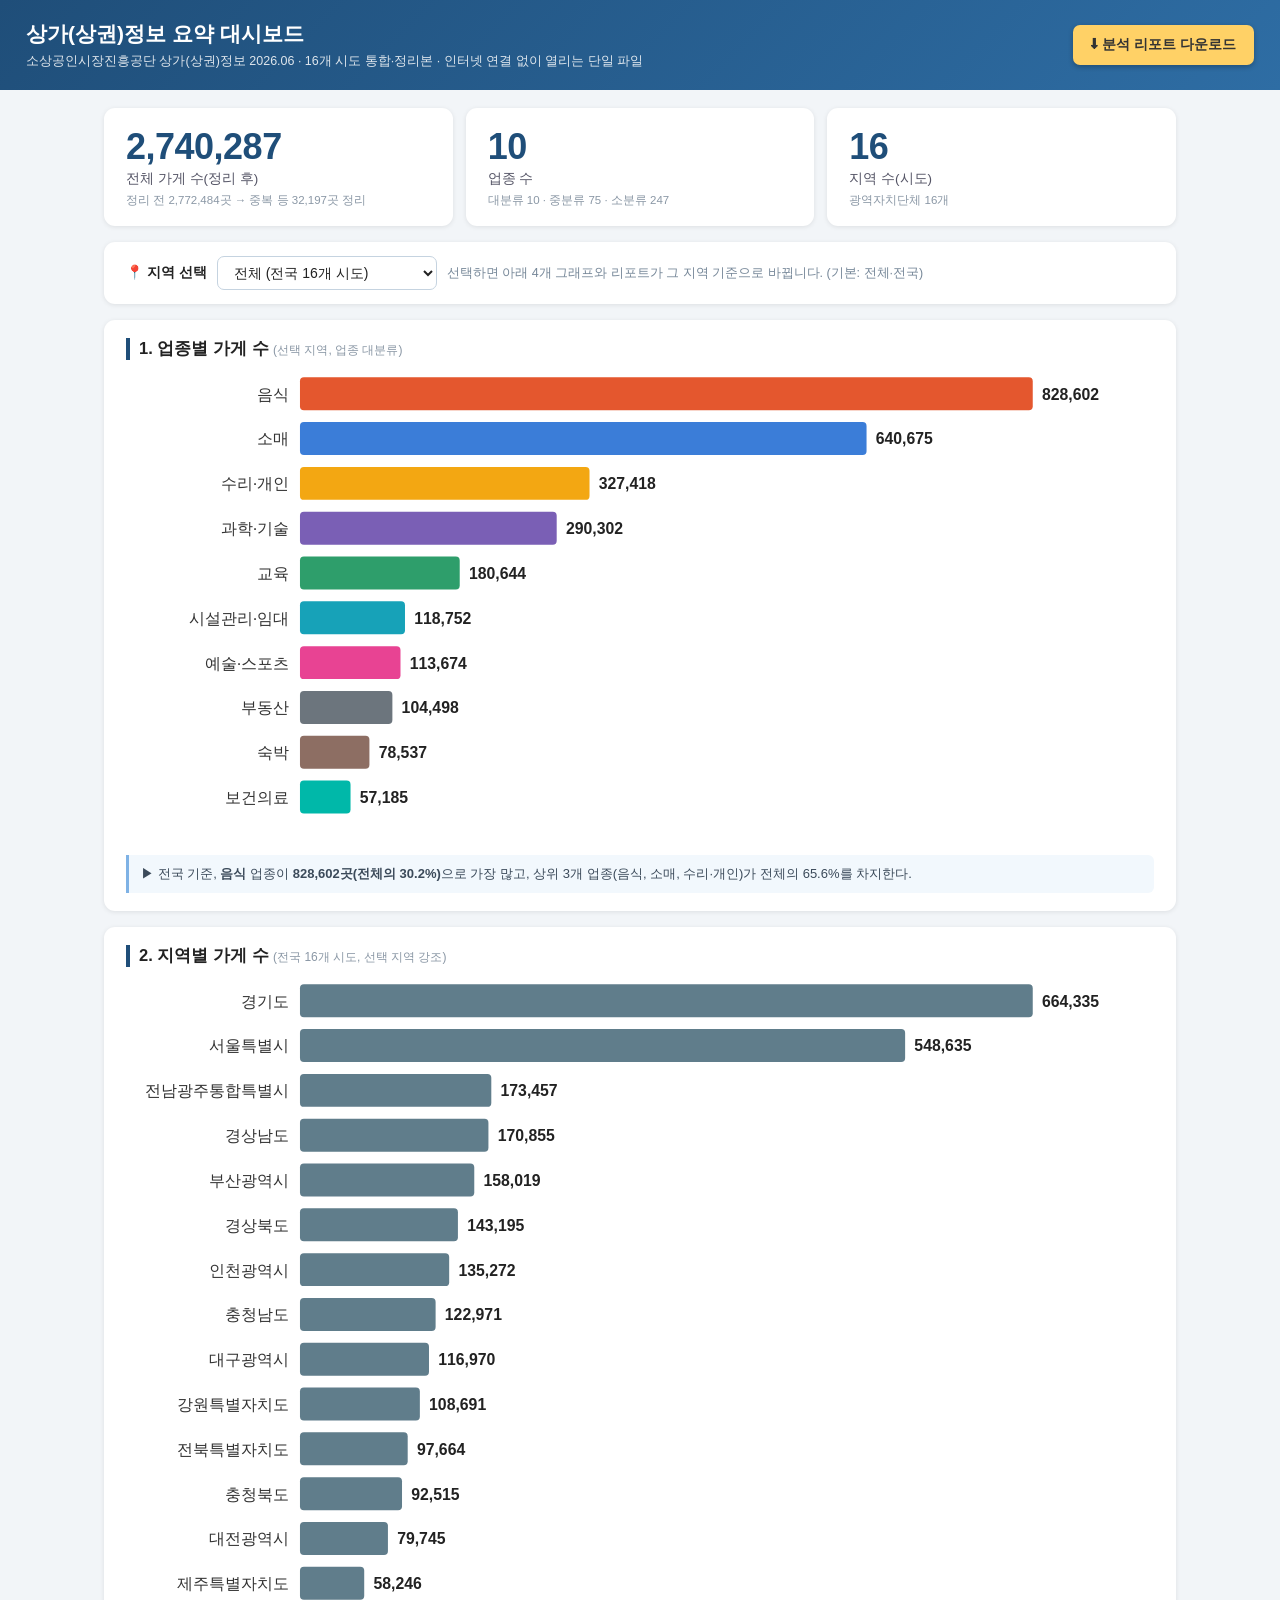
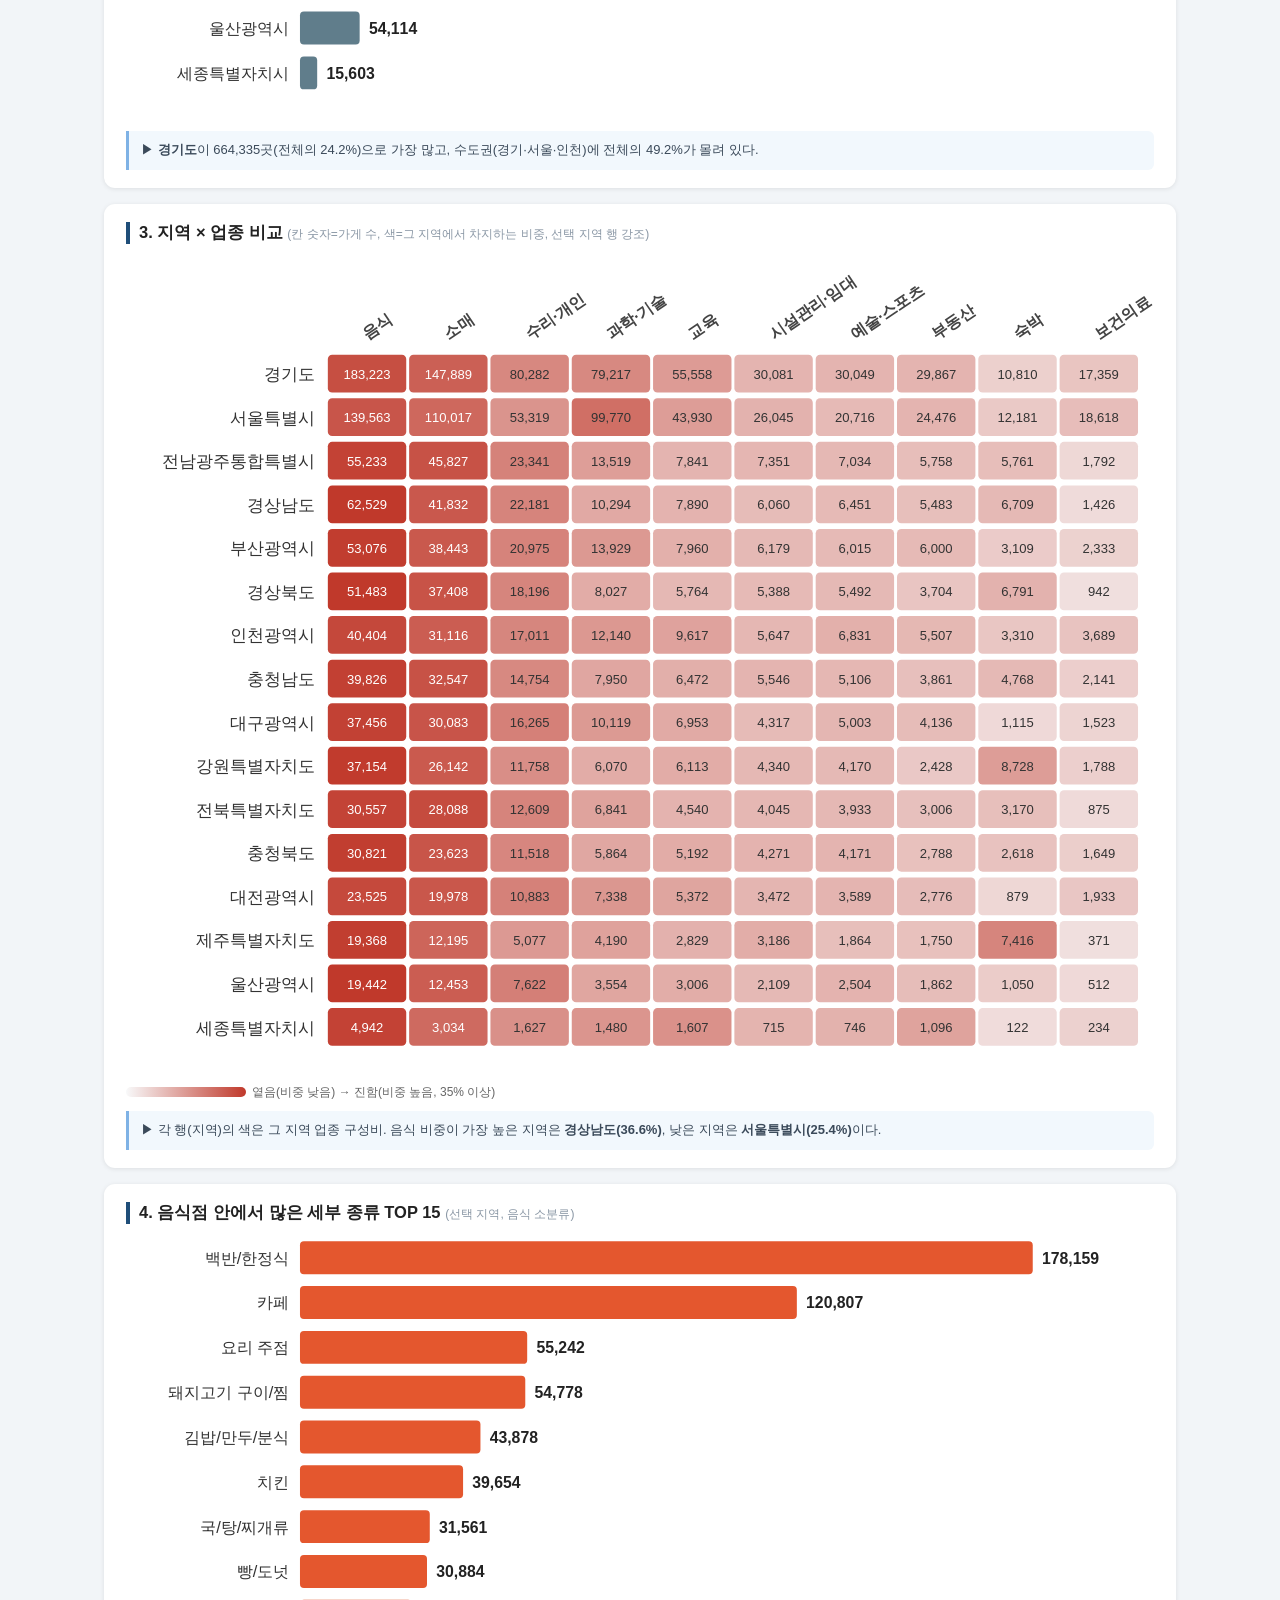
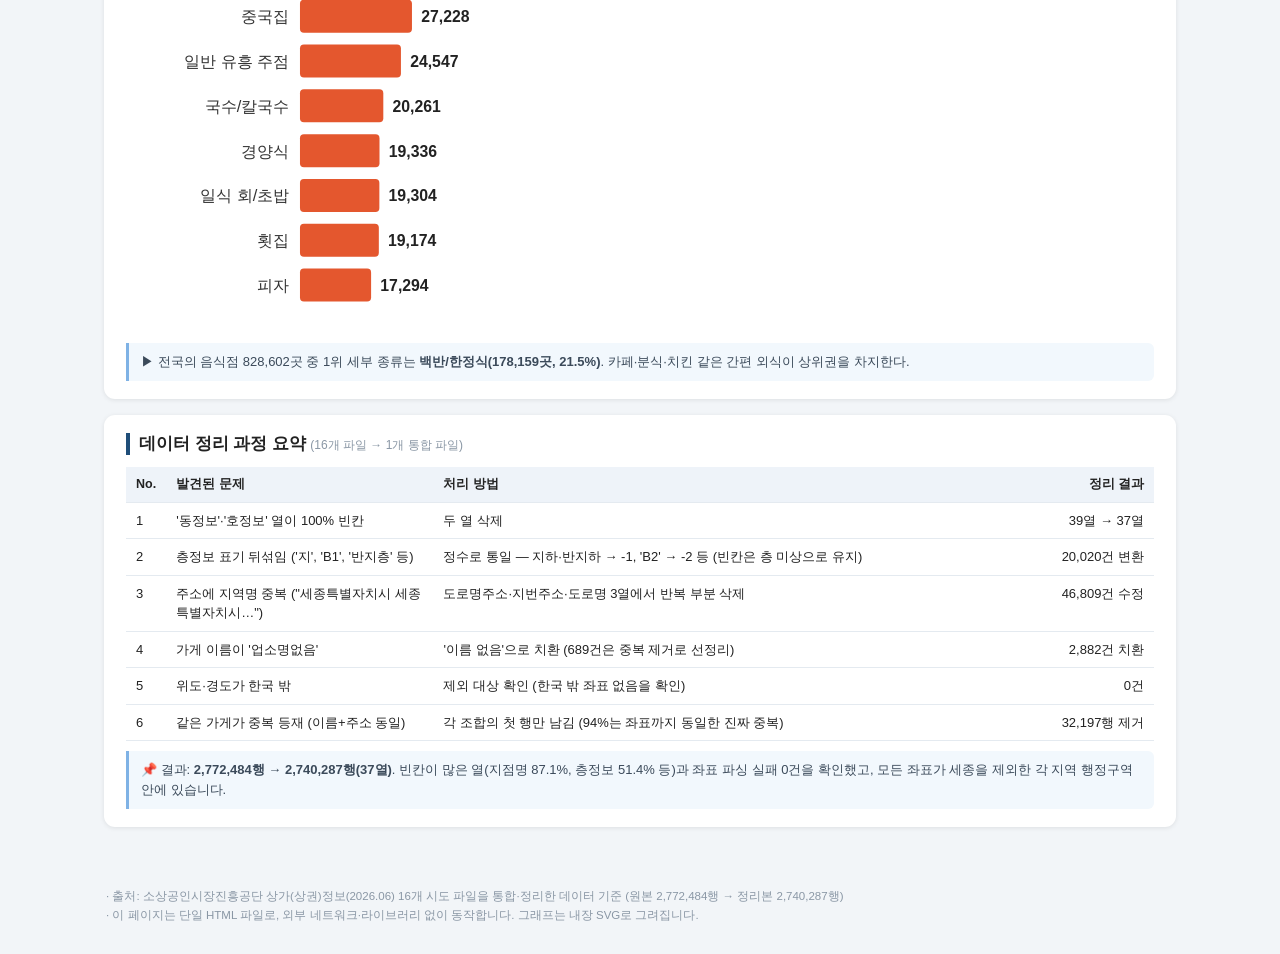
<file: 04-local-market-dashboard/index.html>
<!DOCTYPE html>
<html lang="ko"><head><meta http-equiv="Content-Type" content="text/html; charset=UTF-8">

<meta name="viewport" content="width=device-width, initial-scale=1">
<title>상가(상권)정보 요약 대시보드</title>
<style>
:root{--accent:#1f4e79;--accent2:#2e6da4;}
*{box-sizing:border-box}
body{margin:0;font-family:'NanumGothic','나눔고딕','맑은 고딕','Malgun Gothic','Apple SD Gothic Neo',sans-serif;background:#f2f5f8;color:#222;}
header{background:linear-gradient(135deg,#1f4e79,#2e6da4);color:#fff;padding:20px 26px;display:flex;justify-content:space-between;align-items:center;gap:14px;flex-wrap:wrap;}
header h1{margin:0;font-size:21px;}
header .sub{font-size:12.5px;opacity:.85;margin-top:5px;}
#dlBtn{background:#ffd166;color:#333;border:none;border-radius:7px;padding:11px 18px;font-size:14px;font-weight:800;cursor:pointer;box-shadow:0 2px 5px rgba(0,0,0,.25);}
#dlBtn:hover{background:#ffdd85;}
main{max-width:1100px;margin:0 auto;padding:18px 14px 46px;}
.kpis{display:flex;gap:13px;flex-wrap:wrap;}
.kpi{flex:1;min-width:200px;background:#fff;border-radius:11px;padding:18px 22px;box-shadow:0 1px 5px rgba(0,0,0,.09);}
.kpi .num{font-size:36px;font-weight:800;color:var(--accent);letter-spacing:-.5px;}
.kpi .lbl{font-size:13.5px;color:#556;margin-top:2px;}
.kpi .note{font-size:11.5px;color:#8a97a5;margin-top:5px;}
.card{background:#fff;border-radius:11px;padding:18px 22px 14px;margin-top:16px;box-shadow:0 1px 5px rgba(0,0,0,.09);}
h2{font-size:16.5px;margin:0 0 12px;border-left:4px solid var(--accent);padding-left:9px;}
.toolbar{display:flex;align-items:center;gap:10px;background:#fff;border-radius:11px;padding:14px 22px;margin-top:16px;box-shadow:0 1px 5px rgba(0,0,0,.09);flex-wrap:wrap;}
.toolbar label{font-weight:700;font-size:14px;}
select{font:inherit;font-size:14px;padding:7px 12px;border:1.5px solid #c5d3e0;border-radius:7px;background:#fff;min-width:220px;color:#222;}
.caption{font-size:13px;color:#3b4a5a;background:#f2f8fd;border-left:3px solid #7fb2e5;padding:9px 12px;border-radius:0 6px 6px 0;margin:10px 0 4px;line-height:1.55;}
.chart{margin-top:4px;}
table.clean{border-collapse:collapse;width:100%;font-size:13px;}
table.clean th,table.clean td{border-bottom:1px solid #e4eaf0;padding:8px 10px;text-align:left;vertical-align:top;line-height:1.5;}
table.clean th{background:#eef3f9;font-size:12.5px;white-space:nowrap;}
table.clean td.num,table.clean th.num{text-align:right;white-space:nowrap;font-variant-numeric:tabular-nums;}
.badge{display:inline-block;background:#e8f1fb;color:#1f4e79;border-radius:10px;padding:1px 8px;font-size:11px;font-weight:700;margin-right:4px;}
footer{max-width:1100px;margin:0 auto;padding:14px 16px 30px;font-size:11.5px;color:#8a97a5;line-height:1.6;}
.legend{font-size:12px;color:#666;margin-top:6px;}
.grad{display:inline-block;width:120px;height:10px;border-radius:5px;vertical-align:middle;margin:0 6px 2px 0;background:linear-gradient(90deg,#f8f9fa,#c0392b);}
</style>
</head>
<body>
<header>
  <div>
    <h1>상가(상권)정보 요약 대시보드</h1>
    <div class="sub">소상공인시장진흥공단 상가(상권)정보 2026.06 · 16개 시도 통합·정리본 · 인터넷 연결 없이 열리는 단일 파일</div>
  </div>
  <button id="dlBtn" title="선택한 지역 기준 분석 리포트를 HTML 문서로 저장">⬇ 분석 리포트 다운로드</button>
</header>
<main>
  <div class="kpis">
    <div class="kpi"><div class="num" id="kTotal">2,740,287</div><div class="lbl">전체 가게 수(정리 후)</div><div class="note">정리 전 2,772,484곳 → 중복 등 32,197곳 정리</div></div>
    <div class="kpi"><div class="num" id="kInd">10</div><div class="lbl">업종 수</div><div class="note" id="kIndSub">대분류 10 · 중분류 75 · 소분류 247</div></div>
    <div class="kpi"><div class="num" id="kReg">16</div><div class="lbl">지역 수(시도)</div><div class="note">광역자치단체 16개</div></div>
  </div>

  <div class="toolbar">
    <label for="sel">📍 지역 선택</label>
    <select id="sel"><option value="전체">전체 (전국 16개 시도)</option><option value="경기도">경기도</option><option value="서울특별시">서울특별시</option><option value="전남광주통합특별시">전남광주통합특별시</option><option value="경상남도">경상남도</option><option value="부산광역시">부산광역시</option><option value="경상북도">경상북도</option><option value="인천광역시">인천광역시</option><option value="충청남도">충청남도</option><option value="대구광역시">대구광역시</option><option value="강원특별자치도">강원특별자치도</option><option value="전북특별자치도">전북특별자치도</option><option value="충청북도">충청북도</option><option value="대전광역시">대전광역시</option><option value="제주특별자치도">제주특별자치도</option><option value="울산광역시">울산광역시</option><option value="세종특별자치시">세종특별자치시</option></select>
    <span style="font-size:12.5px;color:#789">선택하면 아래 4개 그래프와 리포트가 그 지역 기준으로 바뀝니다. (기본: 전체·전국)</span>
  </div>

  <section class="card">
    <h2>1. 업종별 가게 수 <span style="font-size:12px;color:#8a97a5;font-weight:400">(선택 지역, 업종 대분류)</span></h2>
    <div class="chart" id="c1"><svg viewBox="0 0 780 356" style="width:100%;height:auto" role="img"><text x="124" y="21" text-anchor="end" font-size="12.5" fill="#333">음식</text><rect x="132" y="4" width="556" height="25" rx="3" fill="#E4572E"><title>음식: 828,602곳</title></rect><text x="695" y="21" font-size="12" font-weight="700" fill="#222">828,602</text><text x="124" y="55" text-anchor="end" font-size="12.5" fill="#333">소매</text><rect x="132" y="38" width="429.89915544495426" height="25" rx="3" fill="#3B7DD8"><title>소매: 640,675곳</title></rect><text x="568.8991554449542" y="55" font-size="12" font-weight="700" fill="#222">640,675</text><text x="124" y="89" text-anchor="end" font-size="12.5" fill="#333">수리·개인</text><rect x="132" y="72" width="219.70066207901985" height="25" rx="3" fill="#F3A712"><title>수리·개인: 327,418곳</title></rect><text x="358.7006620790198" y="89" font-size="12" font-weight="700" fill="#222">327,418</text><text x="124" y="123" text-anchor="end" font-size="12.5" fill="#333">과학·기술</text><rect x="132" y="106" width="194.79546513283822" height="25" rx="3" fill="#7A5FB5"><title>과학·기술: 290,302곳</title></rect><text x="333.7954651328382" y="123" font-size="12" font-weight="700" fill="#222">290,302</text><text x="124" y="157" text-anchor="end" font-size="12.5" fill="#333">교육</text><rect x="132" y="140" width="121.21388072922826" height="25" rx="3" fill="#2E9E6B"><title>교육: 180,644곳</title></rect><text x="260.21388072922826" y="157" font-size="12" font-weight="700" fill="#222">180,644</text><text x="124" y="191" text-anchor="end" font-size="12.5" fill="#333">시설관리·임대</text><rect x="132" y="174" width="79.68374684106482" height="25" rx="3" fill="#17A2B8"><title>시설관리·임대: 118,752곳</title></rect><text x="218.68374684106482" y="191" font-size="12" font-weight="700" fill="#222">118,752</text><text x="124" y="225" text-anchor="end" font-size="12.5" fill="#333">예술·스포츠</text><rect x="132" y="208" width="76.27635945846137" height="25" rx="3" fill="#E84393"><title>예술·스포츠: 113,674곳</title></rect><text x="215.27635945846137" y="225" font-size="12" font-weight="700" fill="#222">113,674</text><text x="124" y="259" text-anchor="end" font-size="12.5" fill="#333">부동산</text><rect x="132" y="242" width="70.11917422357175" height="25" rx="3" fill="#6C757D"><title>부동산: 104,498곳</title></rect><text x="209.11917422357175" y="259" font-size="12" font-weight="700" fill="#222">104,498</text><text x="124" y="293" text-anchor="end" font-size="12.5" fill="#333">숙박</text><rect x="132" y="276" width="52.69909075768583" height="25" rx="3" fill="#8D6E63"><title>숙박: 78,537곳</title></rect><text x="191.69909075768584" y="293" font-size="12" font-weight="700" fill="#222">78,537</text><text x="124" y="327" text-anchor="end" font-size="12.5" fill="#333">보건의료</text><rect x="132" y="310" width="38.371691113465815" height="25" rx="3" fill="#00B8A9"><title>보건의료: 57,185곳</title></rect><text x="177.37169111346583" y="327" font-size="12" font-weight="700" fill="#222">57,185</text></svg></div>
    <div class="caption" id="cap1">▶ 전국 기준, <b>음식</b> 업종이 <b>828,602곳(전체의 30.2%)</b>으로 가장 많고, 상위 3개 업종(음식, 소매, 수리·개인)가 전체의 65.6%를 차지한다.</div>
  </section>

  <section class="card">
    <h2>2. 지역별 가게 수 <span style="font-size:12px;color:#8a97a5;font-weight:400">(전국 16개 시도, 선택 지역 강조)</span></h2>
    <div class="chart" id="c2"><svg viewBox="0 0 780 560" style="width:100%;height:auto" role="img"><text x="124" y="21" text-anchor="end" font-size="12.5" fill="#333">경기도</text><rect x="132" y="4" width="556" height="25" rx="3" fill="#607D8B"><title>경기도: 664,335곳</title></rect><text x="695" y="21" font-size="12" font-weight="700" fill="#222">664,335</text><text x="124" y="55" text-anchor="end" font-size="12.5" fill="#333">서울특별시</text><rect x="132" y="38" width="459.16752843068633" height="25" rx="3" fill="#607D8B"><title>서울특별시: 548,635곳</title></rect><text x="598.1675284306864" y="55" font-size="12" font-weight="700" fill="#222">548,635</text><text x="124" y="89" text-anchor="end" font-size="12.5" fill="#333">전남광주통합특별시</text><rect x="132" y="72" width="145.17087312876785" height="25" rx="3" fill="#607D8B"><title>전남광주통합특별시: 173,457곳</title></rect><text x="284.1708731287679" y="89" font-size="12" font-weight="700" fill="#222">173,457</text><text x="124" y="123" text-anchor="end" font-size="12.5" fill="#333">경상남도</text><rect x="132" y="106" width="142.99318867739922" height="25" rx="3" fill="#607D8B"><title>경상남도: 170,855곳</title></rect><text x="281.9931886773992" y="123" font-size="12" font-weight="700" fill="#222">170,855</text><text x="124" y="157" text-anchor="end" font-size="12.5" fill="#333">부산광역시</text><rect x="132" y="140" width="132.25039174512858" height="25" rx="3" fill="#607D8B"><title>부산광역시: 158,019곳</title></rect><text x="271.2503917451286" y="157" font-size="12" font-weight="700" fill="#222">158,019</text><text x="124" y="191" text-anchor="end" font-size="12.5" fill="#333">경상북도</text><rect x="132" y="174" width="119.84378363325732" height="25" rx="3" fill="#607D8B"><title>경상북도: 143,195곳</title></rect><text x="258.8437836332573" y="191" font-size="12" font-weight="700" fill="#222">143,195</text><text x="124" y="225" text-anchor="end" font-size="12.5" fill="#333">인천광역시</text><rect x="132" y="208" width="113.21280980228349" height="25" rx="3" fill="#607D8B"><title>인천광역시: 135,272곳</title></rect><text x="252.2128098022835" y="225" font-size="12" font-weight="700" fill="#222">135,272</text><text x="124" y="259" text-anchor="end" font-size="12.5" fill="#333">충청남도</text><rect x="132" y="242" width="102.91776889671627" height="25" rx="3" fill="#607D8B"><title>충청남도: 122,971곳</title></rect><text x="241.91776889671627" y="259" font-size="12" font-weight="700" fill="#222">122,971</text><text x="124" y="293" text-anchor="end" font-size="12.5" fill="#333">대구광역시</text><rect x="132" y="276" width="97.89536905326379" height="25" rx="3" fill="#607D8B"><title>대구광역시: 116,970곳</title></rect><text x="236.89536905326378" y="293" font-size="12" font-weight="700" fill="#222">116,970</text><text x="124" y="327" text-anchor="end" font-size="12.5" fill="#333">강원특별자치도</text><rect x="132" y="310" width="90.96644915592285" height="25" rx="3" fill="#607D8B"><title>강원특별자치도: 108,691곳</title></rect><text x="229.96644915592285" y="327" font-size="12" font-weight="700" fill="#222">108,691</text><text x="124" y="361" text-anchor="end" font-size="12.5" fill="#333">전북특별자치도</text><rect x="132" y="344" width="81.73765344291661" height="25" rx="3" fill="#607D8B"><title>전북특별자치도: 97,664곳</title></rect><text x="220.7376534429166" y="361" font-size="12" font-weight="700" fill="#222">97,664</text><text x="124" y="395" text-anchor="end" font-size="12.5" fill="#333">충청북도</text><rect x="132" y="378" width="77.42831553357868" height="25" rx="3" fill="#607D8B"><title>충청북도: 92,515곳</title></rect><text x="216.42831553357868" y="395" font-size="12" font-weight="700" fill="#222">92,515</text><text x="124" y="429" text-anchor="end" font-size="12.5" fill="#333">대전광역시</text><rect x="132" y="412" width="66.74075579338736" height="25" rx="3" fill="#607D8B"><title>대전광역시: 79,745곳</title></rect><text x="205.74075579338736" y="429" font-size="12" font-weight="700" fill="#222">79,745</text><text x="124" y="463" text-anchor="end" font-size="12.5" fill="#333">제주특별자치도</text><rect x="132" y="446" width="48.74765893713263" height="25" rx="3" fill="#607D8B"><title>제주특별자치도: 58,246곳</title></rect><text x="187.74765893713263" y="463" font-size="12" font-weight="700" fill="#222">58,246</text><text x="124" y="497" text-anchor="end" font-size="12.5" fill="#333">울산광역시</text><rect x="132" y="480" width="45.28947594210752" height="25" rx="3" fill="#607D8B"><title>울산광역시: 54,114곳</title></rect><text x="184.28947594210752" y="497" font-size="12" font-weight="700" fill="#222">54,114</text><text x="124" y="531" text-anchor="end" font-size="12.5" fill="#333">세종특별자치시</text><rect x="132" y="514" width="13.058574363837522" height="25" rx="3" fill="#607D8B"><title>세종특별자치시: 15,603곳</title></rect><text x="152.05857436383752" y="531" font-size="12" font-weight="700" fill="#222">15,603</text></svg></div>
    <div class="caption" id="cap2">▶ <b>경기도</b>이 664,335곳(전체의 24.2%)으로 가장 많고, 수도권(경기·서울·인천)에 전체의 49.2%가 몰려 있다.</div>
  </section>

  <section class="card">
    <h2>3. 지역 × 업종 비교 <span style="font-size:12px;color:#8a97a5;font-weight:400">(칸 숫자=가게 수, 색=그 지역에서 차지하는 비중, 선택 지역 행 강조)</span></h2>
    <div class="chart" id="c3"><svg viewBox="0 0 708 564" style="width:100%;height:auto" role="img"><text x="166" y="58" text-anchor="start" font-size="11" font-weight="700" fill="#444" transform="rotate(-34 166 58)">음식</text><text x="222" y="58" text-anchor="start" font-size="11" font-weight="700" fill="#444" transform="rotate(-34 222 58)">소매</text><text x="278" y="58" text-anchor="start" font-size="11" font-weight="700" fill="#444" transform="rotate(-34 278 58)">수리·개인</text><text x="334" y="58" text-anchor="start" font-size="11" font-weight="700" fill="#444" transform="rotate(-34 334 58)">과학·기술</text><text x="390" y="58" text-anchor="start" font-size="11" font-weight="700" fill="#444" transform="rotate(-34 390 58)">교육</text><text x="446" y="58" text-anchor="start" font-size="11" font-weight="700" fill="#444" transform="rotate(-34 446 58)">시설관리·임대</text><text x="502" y="58" text-anchor="start" font-size="11" font-weight="700" fill="#444" transform="rotate(-34 502 58)">예술·스포츠</text><text x="558" y="58" text-anchor="start" font-size="11" font-weight="700" fill="#444" transform="rotate(-34 558 58)">부동산</text><text x="614" y="58" text-anchor="start" font-size="11" font-weight="700" fill="#444" transform="rotate(-34 614 58)">숙박</text><text x="670" y="58" text-anchor="start" font-size="11" font-weight="700" fill="#444" transform="rotate(-34 670 58)">보건의료</text><text x="130" y="85.5" text-anchor="end" font-size="12" fill="#333">경기도</text><rect x="139" y="68" width="54" height="26" rx="3" fill="rgb(198,79,66)"><title>경기도 · 음식: 183,223곳 (지역 내 27.6%)</title></rect><text x="166" y="84.5" text-anchor="middle" font-size="9" fill="#fff">183,223</text><rect x="195" y="68" width="54" height="26" rx="3" fill="rgb(203,96,85)"><title>경기도 · 소매: 147,889곳 (지역 내 22.3%)</title></rect><text x="222" y="84.5" text-anchor="middle" font-size="9" fill="#fff">147,889</text><rect x="251" y="68" width="54" height="26" rx="3" fill="rgb(215,136,128)"><title>경기도 · 수리·개인: 80,282곳 (지역 내 12.1%)</title></rect><text x="278" y="84.5" text-anchor="middle" font-size="9" fill="#333">80,282</text><rect x="307" y="68" width="54" height="26" rx="3" fill="rgb(215,137,129)"><title>경기도 · 과학·기술: 79,217곳 (지역 내 11.9%)</title></rect><text x="334" y="84.5" text-anchor="middle" font-size="9" fill="#333">79,217</text><rect x="363" y="68" width="54" height="26" rx="3" fill="rgb(221,155,149)"><title>경기도 · 교육: 55,558곳 (지역 내 8.4%)</title></rect><text x="390" y="84.5" text-anchor="middle" font-size="9" fill="#333">55,558</text><rect x="419" y="68" width="54" height="26" rx="3" fill="rgb(228,180,176)"><title>경기도 · 시설관리·임대: 30,081곳 (지역 내 4.5%)</title></rect><text x="446" y="84.5" text-anchor="middle" font-size="9" fill="#333">30,081</text><rect x="475" y="68" width="54" height="26" rx="3" fill="rgb(228,180,176)"><title>경기도 · 예술·스포츠: 30,049곳 (지역 내 4.5%)</title></rect><text x="502" y="84.5" text-anchor="middle" font-size="9" fill="#333">30,049</text><rect x="531" y="68" width="54" height="26" rx="3" fill="rgb(228,180,176)"><title>경기도 · 부동산: 29,867곳 (지역 내 4.5%)</title></rect><text x="558" y="84.5" text-anchor="middle" font-size="9" fill="#333">29,867</text><rect x="587" y="68" width="54" height="26" rx="3" fill="rgb(236,208,205)"><title>경기도 · 숙박: 10,810곳 (지역 내 1.6%)</title></rect><text x="614" y="84.5" text-anchor="middle" font-size="9" fill="#333">10,810</text><rect x="643" y="68" width="54" height="26" rx="3" fill="rgb(233,197,193)"><title>경기도 · 보건의료: 17,359곳 (지역 내 2.6%)</title></rect><text x="670" y="84.5" text-anchor="middle" font-size="9" fill="#333">17,359</text><text x="130" y="115.5" text-anchor="end" font-size="12" fill="#333">서울특별시</text><rect x="139" y="98" width="54" height="26" rx="3" fill="rgb(200,85,74)"><title>서울특별시 · 음식: 139,563곳 (지역 내 25.4%)</title></rect><text x="166" y="114.5" text-anchor="middle" font-size="9" fill="#fff">139,563</text><rect x="195" y="98" width="54" height="26" rx="3" fill="rgb(206,104,93)"><title>서울특별시 · 소매: 110,017곳 (지역 내 20.1%)</title></rect><text x="222" y="114.5" text-anchor="middle" font-size="9" fill="#fff">110,017</text><rect x="251" y="98" width="54" height="26" rx="3" fill="rgb(218,148,141)"><title>서울특별시 · 수리·개인: 53,319곳 (지역 내 9.7%)</title></rect><text x="278" y="114.5" text-anchor="middle" font-size="9" fill="#333">53,319</text><rect x="307" y="98" width="54" height="26" rx="3" fill="rgb(208,111,101)"><title>서울특별시 · 과학·기술: 99,770곳 (지역 내 18.2%)</title></rect><text x="334" y="114.5" text-anchor="middle" font-size="9" fill="#333">99,770</text><rect x="363" y="98" width="54" height="26" rx="3" fill="rgb(221,157,151)"><title>서울특별시 · 교육: 43,930곳 (지역 내 8.0%)</title></rect><text x="390" y="114.5" text-anchor="middle" font-size="9" fill="#333">43,930</text><rect x="419" y="98" width="54" height="26" rx="3" fill="rgb(227,178,174)"><title>서울특별시 · 시설관리·임대: 26,045곳 (지역 내 4.7%)</title></rect><text x="446" y="114.5" text-anchor="middle" font-size="9" fill="#333">26,045</text><rect x="475" y="98" width="54" height="26" rx="3" fill="rgb(230,186,182)"><title>서울특별시 · 예술·스포츠: 20,716곳 (지역 내 3.8%)</title></rect><text x="502" y="114.5" text-anchor="middle" font-size="9" fill="#333">20,716</text><rect x="531" y="98" width="54" height="26" rx="3" fill="rgb(228,180,176)"><title>서울특별시 · 부동산: 24,476곳 (지역 내 4.5%)</title></rect><text x="558" y="114.5" text-anchor="middle" font-size="9" fill="#333">24,476</text><rect x="587" y="98" width="54" height="26" rx="3" fill="rgb(234,201,198)"><title>서울특별시 · 숙박: 12,181곳 (지역 내 2.2%)</title></rect><text x="614" y="114.5" text-anchor="middle" font-size="9" fill="#333">12,181</text><rect x="643" y="98" width="54" height="26" rx="3" fill="rgb(231,189,186)"><title>서울특별시 · 보건의료: 18,618곳 (지역 내 3.4%)</title></rect><text x="670" y="114.5" text-anchor="middle" font-size="9" fill="#333">18,618</text><text x="130" y="145.5" text-anchor="end" font-size="12" fill="#333">전남광주통합특별시</text><rect x="139" y="128" width="54" height="26" rx="3" fill="rgb(195,66,53)"><title>전남광주통합특별시 · 음식: 55,233곳 (지역 내 31.8%)</title></rect><text x="166" y="144.5" text-anchor="middle" font-size="9" fill="#fff">55,233</text><rect x="195" y="128" width="54" height="26" rx="3" fill="rgb(199,82,70)"><title>전남광주통합특별시 · 소매: 45,827곳 (지역 내 26.4%)</title></rect><text x="222" y="144.5" text-anchor="middle" font-size="9" fill="#fff">45,827</text><rect x="251" y="128" width="54" height="26" rx="3" fill="rgb(213,130,122)"><title>전남광주통합특별시 · 수리·개인: 23,341곳 (지역 내 13.5%)</title></rect><text x="278" y="144.5" text-anchor="middle" font-size="9" fill="#333">23,341</text><rect x="307" y="128" width="54" height="26" rx="3" fill="rgb(222,158,152)"><title>전남광주통합특별시 · 과학·기술: 13,519곳 (지역 내 7.8%)</title></rect><text x="334" y="144.5" text-anchor="middle" font-size="9" fill="#333">13,519</text><rect x="363" y="128" width="54" height="26" rx="3" fill="rgb(228,180,176)"><title>전남광주통합특별시 · 교육: 7,841곳 (지역 내 4.5%)</title></rect><text x="390" y="144.5" text-anchor="middle" font-size="9" fill="#333">7,841</text><rect x="419" y="128" width="54" height="26" rx="3" fill="rgb(229,182,178)"><title>전남광주통합특별시 · 시설관리·임대: 7,351곳 (지역 내 4.2%)</title></rect><text x="446" y="144.5" text-anchor="middle" font-size="9" fill="#333">7,351</text><rect x="475" y="128" width="54" height="26" rx="3" fill="rgb(229,184,180)"><title>전남광주통합특별시 · 예술·스포츠: 7,034곳 (지역 내 4.1%)</title></rect><text x="502" y="144.5" text-anchor="middle" font-size="9" fill="#333">7,034</text><rect x="531" y="128" width="54" height="26" rx="3" fill="rgb(231,190,186)"><title>전남광주통합특별시 · 부동산: 5,758곳 (지역 내 3.3%)</title></rect><text x="558" y="144.5" text-anchor="middle" font-size="9" fill="#333">5,758</text><rect x="587" y="128" width="54" height="26" rx="3" fill="rgb(231,190,186)"><title>전남광주통합특별시 · 숙박: 5,761곳 (지역 내 3.3%)</title></rect><text x="614" y="144.5" text-anchor="middle" font-size="9" fill="#333">5,761</text><rect x="643" y="128" width="54" height="26" rx="3" fill="rgb(238,216,214)"><title>전남광주통합특별시 · 보건의료: 1,792곳 (지역 내 1.0%)</title></rect><text x="670" y="144.5" text-anchor="middle" font-size="9" fill="#333">1,792</text><text x="130" y="175.5" text-anchor="end" font-size="12" fill="#333">경상남도</text><rect x="139" y="158" width="54" height="26" rx="3" fill="rgb(192,57,43)"><title>경상남도 · 음식: 62,529곳 (지역 내 36.6%)</title></rect><text x="166" y="174.5" text-anchor="middle" font-size="9" fill="#fff">62,529</text><rect x="195" y="158" width="54" height="26" rx="3" fill="rgb(201,88,77)"><title>경상남도 · 소매: 41,832곳 (지역 내 24.5%)</title></rect><text x="222" y="174.5" text-anchor="middle" font-size="9" fill="#fff">41,832</text><rect x="251" y="158" width="54" height="26" rx="3" fill="rgb(214,132,124)"><title>경상남도 · 수리·개인: 22,181곳 (지역 내 13.0%)</title></rect><text x="278" y="174.5" text-anchor="middle" font-size="9" fill="#333">22,181</text><rect x="307" y="158" width="54" height="26" rx="3" fill="rgb(225,169,164)"><title>경상남도 · 과학·기술: 10,294곳 (지역 내 6.0%)</title></rect><text x="334" y="174.5" text-anchor="middle" font-size="9" fill="#333">10,294</text><rect x="363" y="158" width="54" height="26" rx="3" fill="rgb(228,179,175)"><title>경상남도 · 교육: 7,890곳 (지역 내 4.6%)</title></rect><text x="390" y="174.5" text-anchor="middle" font-size="9" fill="#333">7,890</text><rect x="419" y="158" width="54" height="26" rx="3" fill="rgb(230,188,184)"><title>경상남도 · 시설관리·임대: 6,060곳 (지역 내 3.5%)</title></rect><text x="446" y="174.5" text-anchor="middle" font-size="9" fill="#333">6,060</text><rect x="475" y="158" width="54" height="26" rx="3" fill="rgb(230,186,182)"><title>경상남도 · 예술·스포츠: 6,451곳 (지역 내 3.8%)</title></rect><text x="502" y="174.5" text-anchor="middle" font-size="9" fill="#333">6,451</text><rect x="531" y="158" width="54" height="26" rx="3" fill="rgb(231,191,187)"><title>경상남도 · 부동산: 5,483곳 (지역 내 3.2%)</title></rect><text x="558" y="174.5" text-anchor="middle" font-size="9" fill="#333">5,483</text><rect x="587" y="158" width="54" height="26" rx="3" fill="rgb(229,185,181)"><title>경상남도 · 숙박: 6,709곳 (지역 내 3.9%)</title></rect><text x="614" y="174.5" text-anchor="middle" font-size="9" fill="#333">6,709</text><rect x="643" y="158" width="54" height="26" rx="3" fill="rgb(239,219,218)"><title>경상남도 · 보건의료: 1,426곳 (지역 내 0.8%)</title></rect><text x="670" y="174.5" text-anchor="middle" font-size="9" fill="#333">1,426</text><text x="130" y="205.5" text-anchor="end" font-size="12" fill="#333">부산광역시</text><rect x="139" y="188" width="54" height="26" rx="3" fill="rgb(193,61,47)"><title>부산광역시 · 음식: 53,076곳 (지역 내 33.6%)</title></rect><text x="166" y="204.5" text-anchor="middle" font-size="9" fill="#fff">53,076</text><rect x="195" y="188" width="54" height="26" rx="3" fill="rgb(201,89,77)"><title>부산광역시 · 소매: 38,443곳 (지역 내 24.3%)</title></rect><text x="222" y="204.5" text-anchor="middle" font-size="9" fill="#fff">38,443</text><rect x="251" y="188" width="54" height="26" rx="3" fill="rgb(214,131,123)"><title>부산광역시 · 수리·개인: 20,975곳 (지역 내 13.3%)</title></rect><text x="278" y="204.5" text-anchor="middle" font-size="9" fill="#333">20,975</text><rect x="307" y="188" width="54" height="26" rx="3" fill="rgb(220,153,146)"><title>부산광역시 · 과학·기술: 13,929곳 (지역 내 8.8%)</title></rect><text x="334" y="204.5" text-anchor="middle" font-size="9" fill="#333">13,929</text><rect x="363" y="188" width="54" height="26" rx="3" fill="rgb(227,176,171)"><title>부산광역시 · 교육: 7,960곳 (지역 내 5.0%)</title></rect><text x="390" y="204.5" text-anchor="middle" font-size="9" fill="#333">7,960</text><rect x="419" y="188" width="54" height="26" rx="3" fill="rgb(229,185,181)"><title>부산광역시 · 시설관리·임대: 6,179곳 (지역 내 3.9%)</title></rect><text x="446" y="204.5" text-anchor="middle" font-size="9" fill="#333">6,179</text><rect x="475" y="188" width="54" height="26" rx="3" fill="rgb(230,186,182)"><title>부산광역시 · 예술·스포츠: 6,015곳 (지역 내 3.8%)</title></rect><text x="502" y="204.5" text-anchor="middle" font-size="9" fill="#333">6,015</text><rect x="531" y="188" width="54" height="26" rx="3" fill="rgb(230,186,182)"><title>부산광역시 · 부동산: 6,000곳 (지역 내 3.8%)</title></rect><text x="558" y="204.5" text-anchor="middle" font-size="9" fill="#333">6,000</text><rect x="587" y="188" width="54" height="26" rx="3" fill="rgb(235,203,201)"><title>부산광역시 · 숙박: 3,109곳 (지역 내 2.0%)</title></rect><text x="614" y="204.5" text-anchor="middle" font-size="9" fill="#333">3,109</text><rect x="643" y="188" width="54" height="26" rx="3" fill="rgb(236,210,207)"><title>부산광역시 · 보건의료: 2,333곳 (지역 내 1.5%)</title></rect><text x="670" y="204.5" text-anchor="middle" font-size="9" fill="#333">2,333</text><text x="130" y="235.5" text-anchor="end" font-size="12" fill="#333">경상북도</text><rect x="139" y="218" width="54" height="26" rx="3" fill="rgb(192,57,43)"><title>경상북도 · 음식: 51,483곳 (지역 내 36.0%)</title></rect><text x="166" y="234.5" text-anchor="middle" font-size="9" fill="#fff">51,483</text><rect x="195" y="218" width="54" height="26" rx="3" fill="rgb(200,83,71)"><title>경상북도 · 소매: 37,408곳 (지역 내 26.1%)</title></rect><text x="222" y="234.5" text-anchor="middle" font-size="9" fill="#fff">37,408</text><rect x="251" y="218" width="54" height="26" rx="3" fill="rgb(214,133,125)"><title>경상북도 · 수리·개인: 18,196곳 (지역 내 12.7%)</title></rect><text x="278" y="234.5" text-anchor="middle" font-size="9" fill="#333">18,196</text><rect x="307" y="218" width="54" height="26" rx="3" fill="rgb(226,172,167)"><title>경상북도 · 과학·기술: 8,027곳 (지역 내 5.6%)</title></rect><text x="334" y="234.5" text-anchor="middle" font-size="9" fill="#333">8,027</text><rect x="363" y="218" width="54" height="26" rx="3" fill="rgb(229,184,180)"><title>경상북도 · 교육: 5,764곳 (지역 내 4.0%)</title></rect><text x="390" y="234.5" text-anchor="middle" font-size="9" fill="#333">5,764</text><rect x="419" y="218" width="54" height="26" rx="3" fill="rgb(230,186,182)"><title>경상북도 · 시설관리·임대: 5,388곳 (지역 내 3.8%)</title></rect><text x="446" y="234.5" text-anchor="middle" font-size="9" fill="#333">5,388</text><rect x="475" y="218" width="54" height="26" rx="3" fill="rgb(229,185,181)"><title>경상북도 · 예술·스포츠: 5,492곳 (지역 내 3.8%)</title></rect><text x="502" y="234.5" text-anchor="middle" font-size="9" fill="#333">5,492</text><rect x="531" y="218" width="54" height="26" rx="3" fill="rgb(233,197,194)"><title>경상북도 · 부동산: 3,704곳 (지역 내 2.6%)</title></rect><text x="558" y="234.5" text-anchor="middle" font-size="9" fill="#333">3,704</text><rect x="587" y="218" width="54" height="26" rx="3" fill="rgb(227,178,174)"><title>경상북도 · 숙박: 6,791곳 (지역 내 4.7%)</title></rect><text x="614" y="234.5" text-anchor="middle" font-size="9" fill="#333">6,791</text><rect x="643" y="218" width="54" height="26" rx="3" fill="rgb(240,223,222)"><title>경상북도 · 보건의료: 942곳 (지역 내 0.7%)</title></rect><text x="670" y="234.5" text-anchor="middle" font-size="9" fill="#333">942</text><text x="130" y="265.5" text-anchor="end" font-size="12" fill="#333">인천광역시</text><rect x="139" y="248" width="54" height="26" rx="3" fill="rgb(196,72,59)"><title>인천광역시 · 음식: 40,404곳 (지역 내 29.9%)</title></rect><text x="166" y="264.5" text-anchor="middle" font-size="9" fill="#fff">40,404</text><rect x="195" y="248" width="54" height="26" rx="3" fill="rgb(203,93,82)"><title>인천광역시 · 소매: 31,116곳 (지역 내 23.0%)</title></rect><text x="222" y="264.5" text-anchor="middle" font-size="9" fill="#fff">31,116</text><rect x="251" y="248" width="54" height="26" rx="3" fill="rgb(214,134,126)"><title>인천광역시 · 수리·개인: 17,011곳 (지역 내 12.6%)</title></rect><text x="278" y="264.5" text-anchor="middle" font-size="9" fill="#333">17,011</text><rect x="307" y="248" width="54" height="26" rx="3" fill="rgb(220,152,145)"><title>인천광역시 · 과학·기술: 12,140곳 (지역 내 9.0%)</title></rect><text x="334" y="264.5" text-anchor="middle" font-size="9" fill="#333">12,140</text><rect x="363" y="248" width="54" height="26" rx="3" fill="rgb(223,162,157)"><title>인천광역시 · 교육: 9,617곳 (지역 내 7.1%)</title></rect><text x="390" y="264.5" text-anchor="middle" font-size="9" fill="#333">9,617</text><rect x="419" y="248" width="54" height="26" rx="3" fill="rgb(229,183,179)"><title>인천광역시 · 시설관리·임대: 5,647곳 (지역 내 4.2%)</title></rect><text x="446" y="264.5" text-anchor="middle" font-size="9" fill="#333">5,647</text><rect x="475" y="248" width="54" height="26" rx="3" fill="rgb(227,176,171)"><title>인천광역시 · 예술·스포츠: 6,831곳 (지역 내 5.0%)</title></rect><text x="502" y="264.5" text-anchor="middle" font-size="9" fill="#333">6,831</text><rect x="531" y="248" width="54" height="26" rx="3" fill="rgb(229,184,179)"><title>인천광역시 · 부동산: 5,507곳 (지역 내 4.1%)</title></rect><text x="558" y="264.5" text-anchor="middle" font-size="9" fill="#333">5,507</text><rect x="587" y="248" width="54" height="26" rx="3" fill="rgb(233,198,195)"><title>인천광역시 · 숙박: 3,310곳 (지역 내 2.4%)</title></rect><text x="614" y="264.5" text-anchor="middle" font-size="9" fill="#333">3,310</text><rect x="643" y="248" width="54" height="26" rx="3" fill="rgb(232,195,192)"><title>인천광역시 · 보건의료: 3,689곳 (지역 내 2.7%)</title></rect><text x="670" y="264.5" text-anchor="middle" font-size="9" fill="#333">3,689</text><text x="130" y="295.5" text-anchor="end" font-size="12" fill="#333">충청남도</text><rect x="139" y="278" width="54" height="26" rx="3" fill="rgb(194,64,51)"><title>충청남도 · 음식: 39,826곳 (지역 내 32.4%)</title></rect><text x="166" y="294.5" text-anchor="middle" font-size="9" fill="#fff">39,826</text><rect x="195" y="278" width="54" height="26" rx="3" fill="rgb(199,82,70)"><title>충청남도 · 소매: 32,547곳 (지역 내 26.5%)</title></rect><text x="222" y="294.5" text-anchor="middle" font-size="9" fill="#fff">32,547</text><rect x="251" y="278" width="54" height="26" rx="3" fill="rgb(215,137,129)"><title>충청남도 · 수리·개인: 14,754곳 (지역 내 12.0%)</title></rect><text x="278" y="294.5" text-anchor="middle" font-size="9" fill="#333">14,754</text><rect x="307" y="278" width="54" height="26" rx="3" fill="rgb(224,166,161)"><title>충청남도 · 과학·기술: 7,950곳 (지역 내 6.5%)</title></rect><text x="334" y="294.5" text-anchor="middle" font-size="9" fill="#333">7,950</text><rect x="363" y="278" width="54" height="26" rx="3" fill="rgb(226,175,170)"><title>충청남도 · 교육: 6,472곳 (지역 내 5.3%)</title></rect><text x="390" y="294.5" text-anchor="middle" font-size="9" fill="#333">6,472</text><rect x="419" y="278" width="54" height="26" rx="3" fill="rgb(228,180,176)"><title>충청남도 · 시설관리·임대: 5,546곳 (지역 내 4.5%)</title></rect><text x="446" y="294.5" text-anchor="middle" font-size="9" fill="#333">5,546</text><rect x="475" y="278" width="54" height="26" rx="3" fill="rgb(229,183,179)"><title>충청남도 · 예술·스포츠: 5,106곳 (지역 내 4.2%)</title></rect><text x="502" y="294.5" text-anchor="middle" font-size="9" fill="#333">5,106</text><rect x="531" y="278" width="54" height="26" rx="3" fill="rgb(231,191,188)"><title>충청남도 · 부동산: 3,861곳 (지역 내 3.1%)</title></rect><text x="558" y="294.5" text-anchor="middle" font-size="9" fill="#333">3,861</text><rect x="587" y="278" width="54" height="26" rx="3" fill="rgb(229,185,181)"><title>충청남도 · 숙박: 4,768곳 (지역 내 3.9%)</title></rect><text x="614" y="294.5" text-anchor="middle" font-size="9" fill="#333">4,768</text><rect x="643" y="278" width="54" height="26" rx="3" fill="rgb(236,206,204)"><title>충청남도 · 보건의료: 2,141곳 (지역 내 1.7%)</title></rect><text x="670" y="294.5" text-anchor="middle" font-size="9" fill="#333">2,141</text><text x="130" y="325.5" text-anchor="end" font-size="12" fill="#333">대구광역시</text><rect x="139" y="308" width="54" height="26" rx="3" fill="rgb(194,65,52)"><title>대구광역시 · 음식: 37,456곳 (지역 내 32.0%)</title></rect><text x="166" y="324.5" text-anchor="middle" font-size="9" fill="#fff">37,456</text><rect x="195" y="308" width="54" height="26" rx="3" fill="rgb(200,84,73)"><title>대구광역시 · 소매: 30,083곳 (지역 내 25.7%)</title></rect><text x="222" y="324.5" text-anchor="middle" font-size="9" fill="#fff">30,083</text><rect x="251" y="308" width="54" height="26" rx="3" fill="rgb(213,128,120)"><title>대구광역시 · 수리·개인: 16,265곳 (지역 내 13.9%)</title></rect><text x="278" y="324.5" text-anchor="middle" font-size="9" fill="#333">16,265</text><rect x="307" y="308" width="54" height="26" rx="3" fill="rgb(220,154,147)"><title>대구광역시 · 과학·기술: 10,119곳 (지역 내 8.7%)</title></rect><text x="334" y="324.5" text-anchor="middle" font-size="9" fill="#333">10,119</text><rect x="363" y="308" width="54" height="26" rx="3" fill="rgb(225,170,165)"><title>대구광역시 · 교육: 6,953곳 (지역 내 5.9%)</title></rect><text x="390" y="324.5" text-anchor="middle" font-size="9" fill="#333">6,953</text><rect x="419" y="308" width="54" height="26" rx="3" fill="rgb(230,187,183)"><title>대구광역시 · 시설관리·임대: 4,317곳 (지역 내 3.7%)</title></rect><text x="446" y="324.5" text-anchor="middle" font-size="9" fill="#333">4,317</text><rect x="475" y="308" width="54" height="26" rx="3" fill="rgb(228,182,178)"><title>대구광역시 · 예술·스포츠: 5,003곳 (지역 내 4.3%)</title></rect><text x="502" y="324.5" text-anchor="middle" font-size="9" fill="#333">5,003</text><rect x="531" y="308" width="54" height="26" rx="3" fill="rgb(230,188,184)"><title>대구광역시 · 부동산: 4,136곳 (지역 내 3.5%)</title></rect><text x="558" y="324.5" text-anchor="middle" font-size="9" fill="#333">4,136</text><rect x="587" y="308" width="54" height="26" rx="3" fill="rgb(239,217,216)"><title>대구광역시 · 숙박: 1,115곳 (지역 내 1.0%)</title></rect><text x="614" y="324.5" text-anchor="middle" font-size="9" fill="#333">1,115</text><rect x="643" y="308" width="54" height="26" rx="3" fill="rgb(237,212,210)"><title>대구광역시 · 보건의료: 1,523곳 (지역 내 1.3%)</title></rect><text x="670" y="324.5" text-anchor="middle" font-size="9" fill="#333">1,523</text><text x="130" y="355.5" text-anchor="end" font-size="12" fill="#333">강원특별자치도</text><rect x="139" y="338" width="54" height="26" rx="3" fill="rgb(193,59,45)"><title>강원특별자치도 · 음식: 37,154곳 (지역 내 34.2%)</title></rect><text x="166" y="354.5" text-anchor="middle" font-size="9" fill="#fff">37,154</text><rect x="195" y="338" width="54" height="26" rx="3" fill="rgb(202,90,78)"><title>강원특별자치도 · 소매: 26,142곳 (지역 내 24.1%)</title></rect><text x="222" y="354.5" text-anchor="middle" font-size="9" fill="#fff">26,142</text><rect x="251" y="338" width="54" height="26" rx="3" fill="rgb(217,142,135)"><title>강원특별자치도 · 수리·개인: 11,758곳 (지역 내 10.8%)</title></rect><text x="278" y="354.5" text-anchor="middle" font-size="9" fill="#333">11,758</text><rect x="307" y="338" width="54" height="26" rx="3" fill="rgb(226,172,167)"><title>강원특별자치도 · 과학·기술: 6,070곳 (지역 내 5.6%)</title></rect><text x="334" y="354.5" text-anchor="middle" font-size="9" fill="#333">6,070</text><rect x="363" y="338" width="54" height="26" rx="3" fill="rgb(226,172,167)"><title>강원특별자치도 · 교육: 6,113곳 (지역 내 5.6%)</title></rect><text x="390" y="354.5" text-anchor="middle" font-size="9" fill="#333">6,113</text><rect x="419" y="338" width="54" height="26" rx="3" fill="rgb(229,184,180)"><title>강원특별자치도 · 시설관리·임대: 4,340곳 (지역 내 4.0%)</title></rect><text x="446" y="354.5" text-anchor="middle" font-size="9" fill="#333">4,340</text><rect x="475" y="338" width="54" height="26" rx="3" fill="rgb(229,185,181)"><title>강원특별자치도 · 예술·스포츠: 4,170곳 (지역 내 3.8%)</title></rect><text x="502" y="354.5" text-anchor="middle" font-size="9" fill="#333">4,170</text><rect x="531" y="338" width="54" height="26" rx="3" fill="rgb(234,200,198)"><title>강원특별자치도 · 부동산: 2,428곳 (지역 내 2.2%)</title></rect><text x="558" y="354.5" text-anchor="middle" font-size="9" fill="#333">2,428</text><rect x="587" y="338" width="54" height="26" rx="3" fill="rgb(221,157,151)"><title>강원특별자치도 · 숙박: 8,728곳 (지역 내 8.0%)</title></rect><text x="614" y="354.5" text-anchor="middle" font-size="9" fill="#333">8,728</text><rect x="643" y="338" width="54" height="26" rx="3" fill="rgb(236,207,205)"><title>강원특별자치도 · 보건의료: 1,788곳 (지역 내 1.6%)</title></rect><text x="670" y="354.5" text-anchor="middle" font-size="9" fill="#333">1,788</text><text x="130" y="385.5" text-anchor="end" font-size="12" fill="#333">전북특별자치도</text><rect x="139" y="368" width="54" height="26" rx="3" fill="rgb(195,67,54)"><title>전북특별자치도 · 음식: 30,557곳 (지역 내 31.3%)</title></rect><text x="166" y="384.5" text-anchor="middle" font-size="9" fill="#fff">30,557</text><rect x="195" y="368" width="54" height="26" rx="3" fill="rgb(197,75,62)"><title>전북특별자치도 · 소매: 28,088곳 (지역 내 28.8%)</title></rect><text x="222" y="384.5" text-anchor="middle" font-size="9" fill="#fff">28,088</text><rect x="251" y="368" width="54" height="26" rx="3" fill="rgb(214,132,124)"><title>전북특별자치도 · 수리·개인: 12,609곳 (지역 내 12.9%)</title></rect><text x="278" y="384.5" text-anchor="middle" font-size="9" fill="#333">12,609</text><rect x="307" y="368" width="54" height="26" rx="3" fill="rgb(223,163,157)"><title>전북특별자치도 · 과학·기술: 6,841곳 (지역 내 7.0%)</title></rect><text x="334" y="384.5" text-anchor="middle" font-size="9" fill="#333">6,841</text><rect x="363" y="368" width="54" height="26" rx="3" fill="rgb(228,179,175)"><title>전북특별자치도 · 교육: 4,540곳 (지역 내 4.6%)</title></rect><text x="390" y="384.5" text-anchor="middle" font-size="9" fill="#333">4,540</text><rect x="419" y="368" width="54" height="26" rx="3" fill="rgb(229,183,179)"><title>전북특별자치도 · 시설관리·임대: 4,045곳 (지역 내 4.1%)</title></rect><text x="446" y="384.5" text-anchor="middle" font-size="9" fill="#333">4,045</text><rect x="475" y="368" width="54" height="26" rx="3" fill="rgb(229,184,180)"><title>전북특별자치도 · 예술·스포츠: 3,933곳 (지역 내 4.0%)</title></rect><text x="502" y="384.5" text-anchor="middle" font-size="9" fill="#333">3,933</text><rect x="531" y="368" width="54" height="26" rx="3" fill="rgb(231,192,189)"><title>전북특별자치도 · 부동산: 3,006곳 (지역 내 3.1%)</title></rect><text x="558" y="384.5" text-anchor="middle" font-size="9" fill="#333">3,006</text><rect x="587" y="368" width="54" height="26" rx="3" fill="rgb(231,191,187)"><title>전북특별자치도 · 숙박: 3,170곳 (지역 내 3.2%)</title></rect><text x="614" y="384.5" text-anchor="middle" font-size="9" fill="#333">3,170</text><rect x="643" y="368" width="54" height="26" rx="3" fill="rgb(239,218,217)"><title>전북특별자치도 · 보건의료: 875곳 (지역 내 0.9%)</title></rect><text x="670" y="384.5" text-anchor="middle" font-size="9" fill="#333">875</text><text x="130" y="415.5" text-anchor="end" font-size="12" fill="#333">충청북도</text><rect x="139" y="398" width="54" height="26" rx="3" fill="rgb(193,62,48)"><title>충청북도 · 음식: 30,821곳 (지역 내 33.3%)</title></rect><text x="166" y="414.5" text-anchor="middle" font-size="9" fill="#fff">30,821</text><rect x="195" y="398" width="54" height="26" rx="3" fill="rgb(200,85,73)"><title>충청북도 · 소매: 23,623곳 (지역 내 25.5%)</title></rect><text x="222" y="414.5" text-anchor="middle" font-size="9" fill="#fff">23,623</text><rect x="251" y="398" width="54" height="26" rx="3" fill="rgb(215,134,127)"><title>충청북도 · 수리·개인: 11,518곳 (지역 내 12.4%)</title></rect><text x="278" y="414.5" text-anchor="middle" font-size="9" fill="#333">11,518</text><rect x="307" y="398" width="54" height="26" rx="3" fill="rgb(224,167,162)"><title>충청북도 · 과학·기술: 5,864곳 (지역 내 6.3%)</title></rect><text x="334" y="414.5" text-anchor="middle" font-size="9" fill="#333">5,864</text><rect x="363" y="398" width="54" height="26" rx="3" fill="rgb(226,172,167)"><title>충청북도 · 교육: 5,192곳 (지역 내 5.6%)</title></rect><text x="390" y="414.5" text-anchor="middle" font-size="9" fill="#333">5,192</text><rect x="419" y="398" width="54" height="26" rx="3" fill="rgb(228,179,175)"><title>충청북도 · 시설관리·임대: 4,271곳 (지역 내 4.6%)</title></rect><text x="446" y="414.5" text-anchor="middle" font-size="9" fill="#333">4,271</text><rect x="475" y="398" width="54" height="26" rx="3" fill="rgb(228,180,176)"><title>충청북도 · 예술·스포츠: 4,171곳 (지역 내 4.5%)</title></rect><text x="502" y="414.5" text-anchor="middle" font-size="9" fill="#333">4,171</text><rect x="531" y="398" width="54" height="26" rx="3" fill="rgb(232,193,189)"><title>충청북도 · 부동산: 2,788곳 (지역 내 3.0%)</title></rect><text x="558" y="414.5" text-anchor="middle" font-size="9" fill="#333">2,788</text><rect x="587" y="398" width="54" height="26" rx="3" fill="rgb(232,194,191)"><title>충청북도 · 숙박: 2,618곳 (지역 내 2.8%)</title></rect><text x="614" y="414.5" text-anchor="middle" font-size="9" fill="#333">2,618</text><rect x="643" y="398" width="54" height="26" rx="3" fill="rgb(235,206,203)"><title>충청북도 · 보건의료: 1,649곳 (지역 내 1.8%)</title></rect><text x="670" y="414.5" text-anchor="middle" font-size="9" fill="#333">1,649</text><text x="130" y="445.5" text-anchor="end" font-size="12" fill="#333">대전광역시</text><rect x="139" y="428" width="54" height="26" rx="3" fill="rgb(197,73,60)"><title>대전광역시 · 음식: 23,525곳 (지역 내 29.5%)</title></rect><text x="166" y="444.5" text-anchor="middle" font-size="9" fill="#fff">23,525</text><rect x="195" y="428" width="54" height="26" rx="3" fill="rgb(201,87,75)"><title>대전광역시 · 소매: 19,978곳 (지역 내 25.1%)</title></rect><text x="222" y="444.5" text-anchor="middle" font-size="9" fill="#fff">19,978</text><rect x="251" y="428" width="54" height="26" rx="3" fill="rgb(213,129,121)"><title>대전광역시 · 수리·개인: 10,883곳 (지역 내 13.6%)</title></rect><text x="278" y="444.5" text-anchor="middle" font-size="9" fill="#333">10,883</text><rect x="307" y="428" width="54" height="26" rx="3" fill="rgb(219,151,144)"><title>대전광역시 · 과학·기술: 7,338곳 (지역 내 9.2%)</title></rect><text x="334" y="444.5" text-anchor="middle" font-size="9" fill="#333">7,338</text><rect x="363" y="428" width="54" height="26" rx="3" fill="rgb(223,165,159)"><title>대전광역시 · 교육: 5,372곳 (지역 내 6.7%)</title></rect><text x="390" y="444.5" text-anchor="middle" font-size="9" fill="#333">5,372</text><rect x="419" y="428" width="54" height="26" rx="3" fill="rgb(228,181,177)"><title>대전광역시 · 시설관리·임대: 3,472곳 (지역 내 4.4%)</title></rect><text x="446" y="444.5" text-anchor="middle" font-size="9" fill="#333">3,472</text><rect x="475" y="428" width="54" height="26" rx="3" fill="rgb(228,180,176)"><title>대전광역시 · 예술·스포츠: 3,589곳 (지역 내 4.5%)</title></rect><text x="502" y="444.5" text-anchor="middle" font-size="9" fill="#333">3,589</text><rect x="531" y="428" width="54" height="26" rx="3" fill="rgb(230,188,185)"><title>대전광역시 · 부동산: 2,776곳 (지역 내 3.5%)</title></rect><text x="558" y="444.5" text-anchor="middle" font-size="9" fill="#333">2,776</text><rect x="587" y="428" width="54" height="26" rx="3" fill="rgb(238,215,213)"><title>대전광역시 · 숙박: 879곳 (지역 내 1.1%)</title></rect><text x="614" y="444.5" text-anchor="middle" font-size="9" fill="#333">879</text><rect x="643" y="428" width="54" height="26" rx="3" fill="rgb(233,198,196)"><title>대전광역시 · 보건의료: 1,933곳 (지역 내 2.4%)</title></rect><text x="670" y="444.5" text-anchor="middle" font-size="9" fill="#333">1,933</text><text x="130" y="475.5" text-anchor="end" font-size="12" fill="#333">제주특별자치도</text><rect x="139" y="458" width="54" height="26" rx="3" fill="rgb(193,62,48)"><title>제주특별자치도 · 음식: 19,368곳 (지역 내 33.3%)</title></rect><text x="166" y="474.5" text-anchor="middle" font-size="9" fill="#fff">19,368</text><rect x="195" y="458" width="54" height="26" rx="3" fill="rgb(205,101,90)"><title>제주특별자치도 · 소매: 12,195곳 (지역 내 20.9%)</title></rect><text x="222" y="474.5" text-anchor="middle" font-size="9" fill="#fff">12,195</text><rect x="251" y="458" width="54" height="26" rx="3" fill="rgb(220,153,147)"><title>제주특별자치도 · 수리·개인: 5,077곳 (지역 내 8.7%)</title></rect><text x="278" y="474.5" text-anchor="middle" font-size="9" fill="#333">5,077</text><rect x="307" y="458" width="54" height="26" rx="3" fill="rgb(223,162,156)"><title>제주특별자치도 · 과학·기술: 4,190곳 (지역 내 7.2%)</title></rect><text x="334" y="474.5" text-anchor="middle" font-size="9" fill="#333">4,190</text><rect x="363" y="458" width="54" height="26" rx="3" fill="rgb(227,177,173)"><title>제주특별자치도 · 교육: 2,829곳 (지역 내 4.9%)</title></rect><text x="390" y="474.5" text-anchor="middle" font-size="9" fill="#333">2,829</text><rect x="419" y="458" width="54" height="26" rx="3" fill="rgb(226,173,168)"><title>제주특별자치도 · 시설관리·임대: 3,186곳 (지역 내 5.5%)</title></rect><text x="446" y="474.5" text-anchor="middle" font-size="9" fill="#333">3,186</text><rect x="475" y="458" width="54" height="26" rx="3" fill="rgb(231,191,187)"><title>제주특별자치도 · 예술·스포츠: 1,864곳 (지역 내 3.2%)</title></rect><text x="502" y="474.5" text-anchor="middle" font-size="9" fill="#333">1,864</text><rect x="531" y="458" width="54" height="26" rx="3" fill="rgb(232,193,189)"><title>제주특별자치도 · 부동산: 1,750곳 (지역 내 3.0%)</title></rect><text x="558" y="474.5" text-anchor="middle" font-size="9" fill="#333">1,750</text><rect x="587" y="458" width="54" height="26" rx="3" fill="rgb(214,133,125)"><title>제주특별자치도 · 숙박: 7,416곳 (지역 내 12.7%)</title></rect><text x="614" y="474.5" text-anchor="middle" font-size="9" fill="#333">7,416</text><rect x="643" y="458" width="54" height="26" rx="3" fill="rgb(240,223,222)"><title>제주특별자치도 · 보건의료: 371곳 (지역 내 0.6%)</title></rect><text x="670" y="474.5" text-anchor="middle" font-size="9" fill="#333">371</text><text x="130" y="505.5" text-anchor="end" font-size="12" fill="#333">울산광역시</text><rect x="139" y="488" width="54" height="26" rx="3" fill="rgb(192,57,43)"><title>울산광역시 · 음식: 19,442곳 (지역 내 35.9%)</title></rect><text x="166" y="504.5" text-anchor="middle" font-size="9" fill="#fff">19,442</text><rect x="195" y="488" width="54" height="26" rx="3" fill="rgb(203,93,82)"><title>울산광역시 · 소매: 12,453곳 (지역 내 23.0%)</title></rect><text x="222" y="504.5" text-anchor="middle" font-size="9" fill="#fff">12,453</text><rect x="251" y="488" width="54" height="26" rx="3" fill="rgb(212,127,119)"><title>울산광역시 · 수리·개인: 7,622곳 (지역 내 14.1%)</title></rect><text x="278" y="504.5" text-anchor="middle" font-size="9" fill="#333">7,622</text><rect x="307" y="488" width="54" height="26" rx="3" fill="rgb(224,166,160)"><title>울산광역시 · 과학·기술: 3,554곳 (지역 내 6.6%)</title></rect><text x="334" y="504.5" text-anchor="middle" font-size="9" fill="#333">3,554</text><rect x="363" y="488" width="54" height="26" rx="3" fill="rgb(226,173,168)"><title>울산광역시 · 교육: 3,006곳 (지역 내 5.6%)</title></rect><text x="390" y="504.5" text-anchor="middle" font-size="9" fill="#333">3,006</text><rect x="419" y="488" width="54" height="26" rx="3" fill="rgb(229,185,181)"><title>울산광역시 · 시설관리·임대: 2,109곳 (지역 내 3.9%)</title></rect><text x="446" y="504.5" text-anchor="middle" font-size="9" fill="#333">2,109</text><rect x="475" y="488" width="54" height="26" rx="3" fill="rgb(228,179,175)"><title>울산광역시 · 예술·스포츠: 2,504곳 (지역 내 4.6%)</title></rect><text x="502" y="504.5" text-anchor="middle" font-size="9" fill="#333">2,504</text><rect x="531" y="488" width="54" height="26" rx="3" fill="rgb(230,189,185)"><title>울산광역시 · 부동산: 1,862곳 (지역 내 3.4%)</title></rect><text x="558" y="504.5" text-anchor="middle" font-size="9" fill="#333">1,862</text><rect x="587" y="488" width="54" height="26" rx="3" fill="rgb(235,204,201)"><title>울산광역시 · 숙박: 1,050곳 (지역 내 1.9%)</title></rect><text x="614" y="504.5" text-anchor="middle" font-size="9" fill="#333">1,050</text><rect x="643" y="488" width="54" height="26" rx="3" fill="rgb(239,217,216)"><title>울산광역시 · 보건의료: 512곳 (지역 내 0.9%)</title></rect><text x="670" y="504.5" text-anchor="middle" font-size="9" fill="#333">512</text><text x="130" y="535.5" text-anchor="end" font-size="12" fill="#333">세종특별자치시</text><rect x="139" y="518" width="54" height="26" rx="3" fill="rgb(195,66,53)"><title>세종특별자치시 · 음식: 4,942곳 (지역 내 31.7%)</title></rect><text x="166" y="534.5" text-anchor="middle" font-size="9" fill="#fff">4,942</text><rect x="195" y="518" width="54" height="26" rx="3" fill="rgb(206,106,96)"><title>세종특별자치시 · 소매: 3,034곳 (지역 내 19.4%)</title></rect><text x="222" y="534.5" text-anchor="middle" font-size="9" fill="#fff">3,034</text><rect x="251" y="518" width="54" height="26" rx="3" fill="rgb(217,144,137)"><title>세종특별자치시 · 수리·개인: 1,627곳 (지역 내 10.4%)</title></rect><text x="278" y="534.5" text-anchor="middle" font-size="9" fill="#333">1,627</text><rect x="307" y="518" width="54" height="26" rx="3" fill="rgb(219,149,142)"><title>세종특별자치시 · 과학·기술: 1,480곳 (지역 내 9.5%)</title></rect><text x="334" y="534.5" text-anchor="middle" font-size="9" fill="#333">1,480</text><rect x="363" y="518" width="54" height="26" rx="3" fill="rgb(218,145,138)"><title>세종특별자치시 · 교육: 1,607곳 (지역 내 10.3%)</title></rect><text x="390" y="534.5" text-anchor="middle" font-size="9" fill="#333">1,607</text><rect x="419" y="518" width="54" height="26" rx="3" fill="rgb(228,180,175)"><title>세종특별자치시 · 시설관리·임대: 715곳 (지역 내 4.6%)</title></rect><text x="446" y="534.5" text-anchor="middle" font-size="9" fill="#333">715</text><rect x="475" y="518" width="54" height="26" rx="3" fill="rgb(227,178,173)"><title>세종특별자치시 · 예술·스포츠: 746곳 (지역 내 4.8%)</title></rect><text x="502" y="534.5" text-anchor="middle" font-size="9" fill="#333">746</text><rect x="531" y="518" width="54" height="26" rx="3" fill="rgb(223,163,157)"><title>세종특별자치시 · 부동산: 1,096곳 (지역 내 7.0%)</title></rect><text x="558" y="534.5" text-anchor="middle" font-size="9" fill="#333">1,096</text><rect x="587" y="518" width="54" height="26" rx="3" fill="rgb(240,220,219)"><title>세종특별자치시 · 숙박: 122곳 (지역 내 0.8%)</title></rect><text x="614" y="534.5" text-anchor="middle" font-size="9" fill="#333">122</text><rect x="643" y="518" width="54" height="26" rx="3" fill="rgb(236,209,207)"><title>세종특별자치시 · 보건의료: 234곳 (지역 내 1.5%)</title></rect><text x="670" y="534.5" text-anchor="middle" font-size="9" fill="#333">234</text></svg></div>
    <div class="legend"><span class="grad"></span>옅음(비중 낮음) → 진함(비중 높음, 35% 이상)</div>
    <div class="caption" id="cap3">▶ 각 행(지역)의 색은 그 지역 업종 구성비. 음식 비중이 가장 높은 지역은 <b>경상남도(36.6%)</b>, 낮은 지역은 <b>서울특별시(25.4%)</b>이다.</div>
  </section>

  <section class="card">
    <h2>4. 음식점 안에서 많은 세부 종류 TOP 15 <span style="font-size:12px;color:#8a97a5;font-weight:400">(선택 지역, 음식 소분류)</span></h2>
    <div class="chart" id="c4"><svg viewBox="0 0 780 526" style="width:100%;height:auto" role="img"><text x="124" y="21" text-anchor="end" font-size="12.5" fill="#333">백반/한정식</text><rect x="132" y="4" width="556" height="25" rx="3" fill="#E4572E"><title>백반/한정식: 178,159곳</title></rect><text x="695" y="21" font-size="12" font-weight="700" fill="#222">178,159</text><text x="124" y="55" text-anchor="end" font-size="12.5" fill="#333">카페</text><rect x="132" y="38" width="377.01543003721395" height="25" rx="3" fill="#E4572E"><title>카페: 120,807곳</title></rect><text x="516.015430037214" y="55" font-size="12" font-weight="700" fill="#222">120,807</text><text x="124" y="89" text-anchor="end" font-size="12.5" fill="#333">미용실</text><rect x="132" y="72" width="375.51120066906526" height="25" rx="3" fill="#E4572E"><title>미용실: 120,325곳</title></rect><text x="514.5112006690653" y="89" font-size="12" font-weight="700" fill="#222">120,325</text><text x="124" y="123" text-anchor="end" font-size="12.5" fill="#333">부동산 중개/대리업</text><rect x="132" y="106" width="326.1181753377601" height="25" rx="3" fill="#E4572E"><title>부동산 중개/대리업: 104,498곳</title></rect><text x="465.1181753377601" y="123" font-size="12" font-weight="700" fill="#222">104,498</text><text x="124" y="157" text-anchor="end" font-size="12.5" fill="#333">입시·교과학원</text><rect x="132" y="140" width="197.75622898646716" height="25" rx="3" fill="#E4572E"><title>입시·교과학원: 63,367곳</title></rect><text x="336.75622898646714" y="157" font-size="12" font-weight="700" fill="#222">63,367</text><text x="124" y="191" text-anchor="end" font-size="12.5" fill="#333">슈퍼마켓</text><rect x="132" y="174" width="197.02595995711695" height="25" rx="3" fill="#E4572E"><title>슈퍼마켓: 63,133곳</title></rect><text x="336.0259599571169" y="191" font-size="12" font-weight="700" fill="#222">63,133</text><text x="124" y="225" text-anchor="end" font-size="12.5" fill="#333">경영 컨설팅업</text><rect x="132" y="208" width="196.25199961831845" height="25" rx="3" fill="#E4572E"><title>경영 컨설팅업: 62,885곳</title></rect><text x="335.25199961831845" y="225" font-size="12" font-weight="700" fill="#222">62,885</text><text x="124" y="259" text-anchor="end" font-size="12.5" fill="#333">요리 주점</text><rect x="132" y="242" width="172.3996654673634" height="25" rx="3" fill="#E4572E"><title>요리 주점: 55,242곳</title></rect><text x="311.39966546736343" y="259" font-size="12" font-weight="700" fill="#222">55,242</text><text x="124" y="293" text-anchor="end" font-size="12.5" fill="#333">돼지고기 구이/찜</text><rect x="132" y="276" width="170.951610639934" height="25" rx="3" fill="#E4572E"><title>돼지고기 구이/찜: 54,778곳</title></rect><text x="309.95161063993396" y="293" font-size="12" font-weight="700" fill="#222">54,778</text><text x="124" y="327" text-anchor="end" font-size="12.5" fill="#333">편의점</text><rect x="132" y="310" width="166.9913055192272" height="25" rx="3" fill="#E4572E"><title>편의점: 53,509곳</title></rect><text x="305.99130551922724" y="327" font-size="12" font-weight="700" fill="#222">53,509</text><text x="124" y="361" text-anchor="end" font-size="12.5" fill="#333">기타 의류 소매업</text><rect x="132" y="344" width="158.8241514602125" height="25" rx="3" fill="#E4572E"><title>기타 의류 소매업: 50,892곳</title></rect><text x="297.82415146021253" y="361" font-size="12" font-weight="700" fill="#222">50,892</text><text x="124" y="395" text-anchor="end" font-size="12.5" fill="#333">펜션</text><rect x="132" y="378" width="137.41853063836237" height="25" rx="3" fill="#E4572E"><title>펜션: 44,033곳</title></rect><text x="276.41853063836237" y="395" font-size="12" font-weight="700" fill="#222">44,033</text><text x="124" y="429" text-anchor="end" font-size="12.5" fill="#333">김밥/만두/분식</text><rect x="132" y="412" width="136.9348054266133" height="25" rx="3" fill="#E4572E"><title>김밥/만두/분식: 43,878곳</title></rect><text x="275.9348054266133" y="429" font-size="12" font-weight="700" fill="#222">43,878</text><text x="124" y="463" text-anchor="end" font-size="12.5" fill="#333">치킨</text><rect x="132" y="446" width="123.7525132044971" height="25" rx="3" fill="#E4572E"><title>치킨: 39,654곳</title></rect><text x="262.7525132044971" y="463" font-size="12" font-weight="700" fill="#222">39,654</text><text x="124" y="497" text-anchor="end" font-size="12.5" fill="#333">자동차 정비소</text><rect x="132" y="480" width="118.94958997300165" height="25" rx="3" fill="#E4572E"><title>자동차 정비소: 38,115곳</title></rect><text x="257.94958997300165" y="497" font-size="12" font-weight="700" fill="#222">38,115</text></svg></div>
    <div class="caption" id="cap4">▶ 전국의 음식점 828,602곳 중 1위 세부 종류는 <b>백반/한정식(178,159곳, 21.5%)</b>. 카페·분식·치킨 같은 간편 외식이 상위권을 차지한다.</div>
  </section>

  <section class="card">
    <h2>데이터 정리 과정 요약 <span style="font-size:12px;color:#8a97a5;font-weight:400">(16개 파일 → 1개 통합 파일)</span></h2>
    <table class="clean">
      <tbody><tr><th style="width:34px">No.</th><th style="width:26%">발견된 문제</th><th>처리 방법</th><th class="num" style="width:20%">정리 결과</th></tr>
      <tr><td>1</td><td>'동정보'·'호정보' 열이 100% 빈칸</td><td>두 열 삭제</td><td class="num">39열 → 37열</td></tr>
      <tr><td>2</td><td>층정보 표기 뒤섞임 ('지', 'B1', '반지층' 등)</td><td>정수로 통일 — 지하·반지하 → -1, 'B2' → -2 등 (빈칸은 층 미상으로 유지)</td><td class="num">20,020건 변환</td></tr>
      <tr><td>3</td><td>주소에 지역명 중복 ("세종특별자치시 세종특별자치시…")</td><td>도로명주소·지번주소·도로명 3열에서 반복 부분 삭제</td><td class="num">46,809건 수정</td></tr>
      <tr><td>4</td><td>가게 이름이 '업소명없음'</td><td>'이름 없음'으로 치환 (689건은 중복 제거로 선정리)</td><td class="num">2,882건 치환</td></tr>
      <tr><td>5</td><td>위도·경도가 한국 밖</td><td>제외 대상 확인 (한국 밖 좌표 없음을 확인)</td><td class="num">0건</td></tr>
      <tr><td>6</td><td>같은 가게가 중복 등재 (이름+주소 동일)</td><td>각 조합의 첫 행만 남김 (94%는 좌표까지 동일한 진짜 중복)</td><td class="num">32,197행 제거</td></tr>
    </tbody></table>
    <div class="caption">📌 결과: <b>2,772,484행 → 2,740,287행(37열)</b>. 빈칸이 많은 열(지점명 87.1%, 층정보 51.4% 등)과 좌표 파싱 실패 0건을 확인했고, 모든 좌표가 세종을 제외한 각 지역 행정구역 안에 있습니다.</div>
  </section>
</main>
<footer>
  · 출처: 소상공인시장진흥공단 상가(상권)정보(2026.06) 16개 시도 파일을 통합·정리한 데이터 기준 (원본 2,772,484행 → 정리본 2,740,287행)<br>
  · 이 페이지는 단일 HTML 파일로, 외부 네트워크·라이브러리 없이 동작합니다. 그래프는 내장 SVG로 그려집니다.
</footer>

<script>
const D = {"total":2740287,"midCount":75,"soCount":247,"industries":["음식","소매","수리·개인","과학·기술","교육","시설관리·임대","예술·스포츠","부동산","숙박","보건의료"],"regions":["경기도","서울특별시","전남광주통합특별시","경상남도","부산광역시","경상북도","인천광역시","충청남도","대구광역시","강원특별자치도","전북특별자치도","충청북도","대전광역시","제주특별자치도","울산광역시","세종특별자치시"],"industryTotal":{"음식":828602,"소매":640675,"수리·개인":327418,"과학·기술":290302,"교육":180644,"시설관리·임대":118752,"예술·스포츠":113674,"부동산":104498,"숙박":78537,"보건의료":57185},"regionTotal":{"경기도":664335,"서울특별시":548635,"전남광주통합특별시":173457,"경상남도":170855,"부산광역시":158019,"경상북도":143195,"인천광역시":135272,"충청남도":122971,"대구광역시":116970,"강원특별자치도":108691,"전북특별자치도":97664,"충청북도":92515,"대전광역시":79745,"제주특별자치도":58246,"울산광역시":54114,"세종특별자치시":15603},"matrix":{"경기도":{"음식":183223,"소매":147889,"수리·개인":80282,"과학·기술":79217,"교육":55558,"시설관리·임대":30081,"예술·스포츠":30049,"부동산":29867,"숙박":10810,"보건의료":17359},"서울특별시":{"음식":139563,"소매":110017,"수리·개인":53319,"과학·기술":99770,"교육":43930,"시설관리·임대":26045,"예술·스포츠":20716,"부동산":24476,"숙박":12181,"보건의료":18618},"전남광주통합특별시":{"음식":55233,"소매":45827,"수리·개인":23341,"과학·기술":13519,"교육":7841,"시설관리·임대":7351,"예술·스포츠":7034,"부동산":5758,"숙박":5761,"보건의료":1792},"경상남도":{"음식":62529,"소매":41832,"수리·개인":22181,"과학·기술":10294,"교육":7890,"시설관리·임대":6060,"예술·스포츠":6451,"부동산":5483,"숙박":6709,"보건의료":1426},"부산광역시":{"음식":53076,"소매":38443,"수리·개인":20975,"과학·기술":13929,"교육":7960,"시설관리·임대":6179,"예술·스포츠":6015,"부동산":6000,"숙박":3109,"보건의료":2333},"경상북도":{"음식":51483,"소매":37408,"수리·개인":18196,"과학·기술":8027,"교육":5764,"시설관리·임대":5388,"예술·스포츠":5492,"부동산":3704,"숙박":6791,"보건의료":942},"인천광역시":{"음식":40404,"소매":31116,"수리·개인":17011,"과학·기술":12140,"교육":9617,"시설관리·임대":5647,"예술·스포츠":6831,"부동산":5507,"숙박":3310,"보건의료":3689},"충청남도":{"음식":39826,"소매":32547,"수리·개인":14754,"과학·기술":7950,"교육":6472,"시설관리·임대":5546,"예술·스포츠":5106,"부동산":3861,"숙박":4768,"보건의료":2141},"대구광역시":{"음식":37456,"소매":30083,"수리·개인":16265,"과학·기술":10119,"교육":6953,"시설관리·임대":4317,"예술·스포츠":5003,"부동산":4136,"숙박":1115,"보건의료":1523},"강원특별자치도":{"음식":37154,"소매":26142,"수리·개인":11758,"과학·기술":6070,"교육":6113,"시설관리·임대":4340,"예술·스포츠":4170,"부동산":2428,"숙박":8728,"보건의료":1788},"전북특별자치도":{"음식":30557,"소매":28088,"수리·개인":12609,"과학·기술":6841,"교육":4540,"시설관리·임대":4045,"예술·스포츠":3933,"부동산":3006,"숙박":3170,"보건의료":875},"충청북도":{"음식":30821,"소매":23623,"수리·개인":11518,"과학·기술":5864,"교육":5192,"시설관리·임대":4271,"예술·스포츠":4171,"부동산":2788,"숙박":2618,"보건의료":1649},"대전광역시":{"음식":23525,"소매":19978,"수리·개인":10883,"과학·기술":7338,"교육":5372,"시설관리·임대":3472,"예술·스포츠":3589,"부동산":2776,"숙박":879,"보건의료":1933},"제주특별자치도":{"음식":19368,"소매":12195,"수리·개인":5077,"과학·기술":4190,"교육":2829,"시설관리·임대":3186,"예술·스포츠":1864,"부동산":1750,"숙박":7416,"보건의료":371},"울산광역시":{"음식":19442,"소매":12453,"수리·개인":7622,"과학·기술":3554,"교육":3006,"시설관리·임대":2109,"예술·스포츠":2504,"부동산":1862,"숙박":1050,"보건의료":512},"세종특별자치시":{"음식":4942,"소매":3034,"수리·개인":1627,"과학·기술":1480,"교육":1607,"시설관리·임대":715,"예술·스포츠":746,"부동산":1096,"숙박":122,"보건의료":234}},"food":{"전체":{"백반/한정식":178159,"카페":120807,"미용실":120325,"부동산 중개/대리업":104498,"입시·교과학원":63367,"슈퍼마켓":63133,"경영 컨설팅업":62885,"요리 주점":55242,"돼지고기 구이/찜":54778,"편의점":53509,"기타 의류 소매업":50892,"펜션":44033,"김밥/만두/분식":43878,"치킨":39654,"자동차 정비소":38115,"피부 관리실":36487,"여성 의류 소매업":33535,"광고 대행업":33350,"국/탕/찌개류":31561,"빵/도넛":30884,"네일숍":27265,"중국집":27228,"화장품 소매업":26961,"노래방":25736,"일반 유흥 주점":24547,"약국":24512,"인테리어 디자인업":24044,"여관/모텔":23339,"건축물 일반 청소업":22961,"핸드폰 소매업":21573,"요가/필라테스 학원":21501,"건축 설계 및 관련 서비스업":21104,"사진촬영업":20391,"국수/칼국수":20261,"세탁소":20005,"경양식":19336,"일식 회/초밥":19304,"횟집":19174,"채소/과일 소매업":18920,"꽃집":17669,"명함/간판/광고물 제작":17624,"정육점":17395,"피자":17294,"음악학원":15782,"건강보조식품 소매업":15705,"시각 디자인업":15525,"철물/공구 소매업":15234,"기타 기술/직업 훈련학원":14928,"반찬/식료품 소매업":14869,"생맥주 전문":14816,"세무사":14771,"헬스장":14448,"해산물 구이/찜":14401,"자동차 세차장":14148,"여행사":13862,"치과의원":13365,"가전제품 수리업":13332,"전시/컨벤션/행사 대행 서비스업":13019,"그 외 기타 상품 전문 소매업":12687,"주유소":12304,"기타 엔지니어링 서비스업":11905,"당구장":11898,"태권도/무술학원":11734,"골프 연습장":11480,"운동용품 소매업":11032,"주방/가정용품 소매업":10731,"독서실/스터디 카페":10704,"고용 알선업":10646,"시계/귀금속 소매업":10445,"애완동물/애완용품 소매업":10229,"한의원":9886,"가구 소매업":9813,"안경렌즈 소매업":9738,"중고 상품 소매업":9695,"떡/한과":9357,"미술학원":9265,"기타 교육지원 서비스업":9105,"변호사":9076,"문구/회화용품 소매업":8850,"수산물 소매업":8774,"침구류/커튼 소매업":8678,"닭/오리고기 구이/찜":8528,"그 외 기타 개인/가정용품 수리업":8345,"가전제품 소매업":8135,"그 외 기타 간이 음식점":8053,"남성 의류 소매업":7985,"내과/소아과 의원":7834,"건물 및 토목 엔지니어링 서비스업":7747,"신발 소매업":7722,"사업시설 유지·관리 서비스업":7715,"자동차 부품 소매업":7667,"컴퓨터/노트북/프린터 수리업":7608,"광고물 설계/제작업":7541,"의료기기 소매업":7507,"족발/보쌈":7488,"그 외 기타 교육기관":7479,"구내식당":7403,"PC방":7355,"복권 발행/판매업":7227,"법무사":7205,"곱창 전골/구이":7108,"의류/이불 수선업":6846,"임시/일용 인력 공급업":6735,"서점":6699,"그 외 기타 종합 소매업":6518,"액세서리/잡화 소매업":6249,"예술품 소매업":6074,"전기용품/조명장치 소매업":6052,"소고기 구이/찜":6049,"컴퓨터/소프트웨어 소매업":6033,"베트남식 전문":6017,"마사지/안마":6012,"기념품점":5992,"교육컨설팅업":5973,"기숙사/고시원":5673,"버거":5652,"벽지/장판/마루 소매업":5560,"장난감 소매업":5508,"외국어학원":5440,"가정용 연료 소매업":5421,"체형/비만 관리":5383,"건어물/젓갈 소매업":5158,"기타 오락장":5086,"제품 디자인업":4991,"셀프 빨래방":4950,"기타 예술/스포츠 교육기관":4884,"피부/비뇨기과 의원":4834,"목욕탕/사우나":4792,"레크리에이션 교육기관":4746,"동물병원":4641,"기타 오락관련 서비스업":4512,"소독; 구충 및 방제 서비스업":4439,"유아용 의류 소매업":4351,"행정사":4316,"마라탕/훠궈":4314,"담배/전자담배 소매업":4150,"기타 개인/가정용품 대여업":4044,"가방 소매업":3967,"외과 의원":3943,"냉면/밀면":3843,"장례식장":3772,"기타 산업용 기계/장비 대여업":3653,"자동차 대여업":3633,"산업설비; 운송장비 및 공공장소 청소업":3574,"토스트/샌드위치/샐러드":3344,"모터사이클 수리업":3207,"실/섬유제품 소매업":3176,"뷔페":3123,"건설기계/장비 대여업":3116,"테니스장":3095,"전자 게임장":3040,"유사 의료업":2999,"포장/충전업":2967,"패션/섬유/기타 전문 디자인업":2827,"자전거 소매업":2806,"아이스크림/빙수":2793,"사업/무형 재산권 중개업":2637,"기타 의원":2558,"캠핑/글램핑":2554,"직원 훈련기관":2542,"일식 카레/돈가스/덮밥":2488,"기타 스포츠시설 운영업":2463,"기타 한식 음식점":2463,"번역/통역 서비스업":2394,"환경 관련 엔지니어링 서비스업":2382,"호텔/리조트":2352,"스포츠/레크리에이션 용품 대여업":2300,"일식 면 요리":2273,"컴퓨터/사무기기 대여업":2273,"상용 인력 공급 및 인사관리 서비스업":2215,"모터사이클 및 부품 소매업":2112,"복사업":2056,"의류 대여업":2022,"기타 건설/건축자재 소매업":2012,"파스타/스테이크":2010,"곡물/곡분 소매업":2007,"기타 광고 관련 서비스업":1976,"도시 계획 및 조경 설계 서비스업":1971,"조경 유지·관리 서비스업":1870,"이비인후과 의원":1865,"탁구장":1837,"공인회계사":1822,"가스 충전소":1774,"옥외/전시 광고 대행업":1758,"타이어 소매업":1749,"결혼 상담 서비스업":1744,"기타 사무 지원 서비스업":1744,"공인노무사":1695,"기타 여행 보조/예약 서비스업":1646,"사무기기 소매업":1620,"핸드폰/통신장비 수리업":1615,"신경/정신과 의원":1610,"성형외과 의원":1605,"기타 운송장비 대여업":1536,"악기 소매업":1533,"시장 조사 및 여론 조사업":1452,"생수/음료 소매업":1389,"요양병원":1388,"건설/건축자재 소매업":1362,"산부인과 의원":1308,"화장터/묘지/납골당":1246,"수상/해양 레저업":1231,"변리사":1211,"안과 의원":1203,"일반병원":1159,"한복 소매업":1080,"컴퓨터 학원":1070,"기타 서양식 음식점":1046,"볼링장":1009,"가죽/가방/신발 수선업":996,"주류 소매업":971,"무도 유흥 주점":952,"전/부침개":900,"가축 사료 소매업":878,"사회교육시설":788,"청소년 수련시설":778,"가발 소매업":749,"운전학원":716,"예식장업":714,"종합 스포츠시설":654,"만화방":638,"그 외 기타 숙박업":586,"복 요리 전문":586,"사진기/기타 광학기기 소매업":564,"낚시터 운영업":558,"광고 매체 판매업":555,"전문자격/고시학원":546,"수영장":543,"한방병원":537,"기타 동남아식 전문":529,"시계/귀금속/악기 수리업":511,"기타 일식 음식점":506,"바둑/장기/체스 경기 운영업":498,"우유 소매업":478,"기타 법무관련 서비스업":437,"패밀리레스토랑":405,"음반/비디오물 소매업":394,"치과병원":389,"종합병원":385,"방사선 진단/병리 검사 의원":317,"아이스크림 할인점":236,"스쿼시/라켓볼장":194,"얼음 소매업":154,"비디오방":106,"음반/비디오물 대여업":88,"기타 회계 관련 서비스업":69,"분류 안된 외국식 음식점":48},"강원특별자치도":{"백반/한정식":8840,"카페":5100,"돼지고기 구이/찜":2643,"요리 주점":2556,"치킨":1677,"김밥/만두/분식":1653,"국/탕/찌개류":1525,"국수/칼국수":1369,"횟집":1347,"중국집":1148,"빵/도넛":1144,"일반 유흥 주점":1133,"닭/오리고기 구이/찜":694,"경양식":681,"해산물 구이/찜":673,"피자":651,"그 외 기타 간이 음식점":516,"일식 회/초밥":490,"생맥주 전문":405,"소고기 구이/찜":372,"떡/한과":364,"족발/보쌈":313,"곱창 전골/구이":217,"버거":201,"기타 한식 음식점":170,"구내식당":169,"냉면/밀면":169,"베트남식 전문":147,"마라탕/훠궈":114,"토스트/샌드위치/샐러드":114,"뷔페":105,"아이스크림/빙수":88,"일식 면 요리":72,"파스타/스테이크":64,"전/부침개":60,"일식 카레/돈가스/덮밥":49,"무도 유흥 주점":46,"기타 서양식 음식점":30,"기타 동남아식 전문":18,"패밀리레스토랑":12,"기타 일식 음식점":9,"복 요리 전문":6},"경기도":{"백반/한정식":35989,"카페":26671,"돼지고기 구이/찜":11856,"요리 주점":10592,"김밥/만두/분식":10356,"치킨":9406,"국/탕/찌개류":8036,"빵/도넛":7390,"중국집":6399,"일반 유흥 주점":4973,"일식 회/초밥":4399,"피자":4321,"국수/칼국수":4286,"경양식":4052,"생맥주 전문":3650,"해산물 구이/찜":3548,"횟집":2833,"닭/오리고기 구이/찜":2090,"구내식당":1928,"족발/보쌈":1883,"떡/한과":1786,"그 외 기타 간이 음식점":1733,"곱창 전골/구이":1664,"베트남식 전문":1639,"버거":1482,"뷔페":1468,"소고기 구이/찜":1374,"마라탕/훠궈":1318,"일식 카레/돈가스/덮밥":828,"냉면/밀면":806,"토스트/샌드위치/샐러드":805,"아이스크림/빙수":791,"기타 한식 음식점":583,"일식 면 요리":580,"파스타/스테이크":522,"기타 서양식 음식점":273,"전/부침개":231,"무도 유흥 주점":211,"기타 동남아식 전문":186,"기타 일식 음식점":107,"패밀리레스토랑":90,"복 요리 전문":79,"분류 안된 외국식 음식점":9},"경상남도":{"백반/한정식":14265,"카페":8252,"돼지고기 구이/찜":4613,"요리 주점":3956,"일반 유흥 주점":3588,"치킨":3124,"김밥/만두/분식":2971,"횟집":2457,"국/탕/찌개류":2286,"빵/도넛":2023,"중국집":1851,"국수/칼국수":1555,"해산물 구이/찜":1252,"피자":1103,"경양식":1001,"일식 회/초밥":899,"떡/한과":767,"생맥주 전문":687,"구내식당":667,"그 외 기타 간이 음식점":620,"닭/오리고기 구이/찜":537,"족발/보쌈":515,"냉면/밀면":418,"곱창 전골/구이":418,"소고기 구이/찜":412,"베트남식 전문":366,"버거":357,"토스트/샌드위치/샐러드":213,"마라탕/훠궈":206,"아이스크림/빙수":174,"뷔페":163,"일식 면 요리":139,"기타 한식 음식점":127,"일식 카레/돈가스/덮밥":102,"파스타/스테이크":100,"무도 유흥 주점":95,"복 요리 전문":88,"기타 일식 음식점":51,"기타 서양식 음식점":37,"전/부침개":34,"기타 동남아식 전문":20,"패밀리레스토랑":18,"분류 안된 외국식 음식점":2},"경상북도":{"백반/한정식":12857,"카페":7419,"돼지고기 구이/찜":3884,"요리 주점":3118,"치킨":2591,"김밥/만두/분식":2433,"국/탕/찌개류":1810,"중국집":1752,"빵/도넛":1622,"일반 유흥 주점":1544,"횟집":1436,"국수/칼국수":1429,"해산물 구이/찜":976,"피자":816,"떡/한과":768,"경양식":734,"일식 회/초밥":687,"닭/오리고기 구이/찜":685,"곱창 전골/구이":619,"구내식당":492,"생맥주 전문":480,"그 외 기타 간이 음식점":478,"족발/보쌈":437,"소고기 구이/찜":415,"냉면/밀면":280,"버거":263,"베트남식 전문":238,"마라탕/훠궈":173,"기타 한식 음식점":169,"토스트/샌드위치/샐러드":139,"아이스크림/빙수":134,"뷔페":132,"복 요리 전문":80,"일식 면 요리":72,"일식 카레/돈가스/덮밥":70,"파스타/스테이크":68,"무도 유흥 주점":57,"전/부침개":40,"패밀리레스토랑":28,"기타 일식 음식점":22,"기타 동남아식 전문":20,"기타 서양식 음식점":16},"대구광역시":{"백반/한정식":8052,"카페":5423,"요리 주점":2722,"돼지고기 구이/찜":2661,"김밥/만두/분식":2107,"치킨":1871,"빵/도넛":1497,"중국집":1177,"일반 유흥 주점":1120,"국수/칼국수":1083,"국/탕/찌개류":1081,"일식 회/초밥":856,"경양식":811,"횟집":782,"피자":764,"해산물 구이/찜":505,"생맥주 전문":499,"곱창 전골/구이":488,"떡/한과":481,"닭/오리고기 구이/찜":444,"구내식당":385,"그 외 기타 간이 음식점":354,"족발/보쌈":330,"소고기 구이/찜":263,"버거":259,"베트남식 전문":235,"마라탕/훠궈":155,"냉면/밀면":145,"토스트/샌드위치/샐러드":128,"아이스크림/빙수":126,"파스타/스테이크":99,"기타 한식 음식점":88,"뷔페":80,"일식 카레/돈가스/덮밥":71,"일식 면 요리":67,"복 요리 전문":63,"무도 유흥 주점":60,"기타 서양식 음식점":37,"패밀리레스토랑":26,"기타 일식 음식점":25,"전/부침개":21,"기타 동남아식 전문":14,"분류 안된 외국식 음식점":1},"대전광역시":{"백반/한정식":5030,"카페":3798,"돼지고기 구이/찜":1695,"요리 주점":1390,"김밥/만두/분식":1387,"치킨":1184,"국/탕/찌개류":886,"빵/도넛":872,"국수/칼국수":752,"중국집":718,"일식 회/초밥":619,"경양식":555,"피자":527,"생맥주 전문":436,"횟집":400,"해산물 구이/찜":347,"떡/한과":265,"일반 유흥 주점":262,"닭/오리고기 구이/찜":224,"소고기 구이/찜":210,"족발/보쌈":207,"곱창 전골/구이":193,"버거":190,"그 외 기타 간이 음식점":171,"구내식당":161,"베트남식 전문":141,"마라탕/훠궈":133,"토스트/샌드위치/샐러드":113,"냉면/밀면":97,"일식 면 요리":78,"기타 한식 음식점":77,"아이스크림/빙수":77,"일식 카레/돈가스/덮밥":73,"파스타/스테이크":69,"뷔페":56,"기타 서양식 음식점":38,"전/부침개":23,"복 요리 전문":19,"무도 유흥 주점":18,"패밀리레스토랑":13,"기타 동남아식 전문":12,"기타 일식 음식점":9},"부산광역시":{"백반/한정식":10531,"카페":7213,"요리 주점":4363,"돼지고기 구이/찜":3535,"김밥/만두/분식":2696,"치킨":2529,"일반 유흥 주점":2369,"빵/도넛":1960,"횟집":1954,"중국집":1729,"국/탕/찌개류":1508,"경양식":1340,"일식 회/초밥":1331,"국수/칼국수":1313,"해산물 구이/찜":1044,"피자":1038,"생맥주 전문":867,"떡/한과":599,"구내식당":513,"족발/보쌈":498,"그 외 기타 간이 음식점":494,"곱창 전골/구이":475,"냉면/밀면":405,"닭/오리고기 구이/찜":403,"버거":351,"소고기 구이/찜":297,"베트남식 전문":292,"마라탕/훠궈":202,"토스트/샌드위치/샐러드":200,"일식 카레/돈가스/덮밥":192,"아이스크림/빙수":176,"일식 면 요리":139,"뷔페":93,"파스타/스테이크":90,"기타 일식 음식점":61,"기타 한식 음식점":61,"무도 유흥 주점":46,"전/부침개":44,"기타 서양식 음식점":39,"복 요리 전문":29,"기타 동남아식 전문":29,"패밀리레스토랑":27,"분류 안된 외국식 음식점":1},"서울특별시":{"백반/한정식":26112,"카페":22486,"요리 주점":10613,"김밥/만두/분식":8019,"돼지고기 구이/찜":7771,"빵/도넛":6070,"일식 회/초밥":5938,"경양식":5891,"치킨":5464,"국/탕/찌개류":4743,"중국집":4665,"피자":3405,"국수/칼국수":2912,"생맥주 전문":2859,"일반 유흥 주점":2342,"횟집":1969,"해산물 구이/찜":1744,"베트남식 전문":1604,"그 외 기타 간이 음식점":1412,"곱창 전골/구이":1327,"닭/오리고기 구이/찜":1232,"족발/보쌈":1182,"떡/한과":1061,"버거":1037,"소고기 구이/찜":899,"구내식당":893,"마라탕/훠궈":793,"토스트/샌드위치/샐러드":791,"냉면/밀면":633,"일식 면 요리":595,"일식 카레/돈가스/덮밥":538,"아이스크림/빙수":521,"파스타/스테이크":515,"기타 서양식 음식점":346,"기타 한식 음식점":276,"전/부침개":185,"뷔페":165,"기타 일식 음식점":131,"기타 동남아식 전문":129,"무도 유흥 주점":96,"패밀리레스토랑":89,"복 요리 전문":75,"분류 안된 외국식 음식점":35},"세종특별자치시":{"백반/한정식":996,"카페":846,"김밥/만두/분식":277,"치킨":277,"돼지고기 구이/찜":273,"빵/도넛":236,"국/탕/찌개류":235,"요리 주점":185,"중국집":178,"국수/칼국수":139,"피자":133,"경양식":128,"일식 회/초밥":124,"해산물 구이/찜":84,"생맥주 전문":68,"닭/오리고기 구이/찜":63,"횟집":57,"버거":54,"족발/보쌈":52,"곱창 전골/구이":50,"그 외 기타 간이 음식점":48,"일반 유흥 주점":47,"베트남식 전문":45,"구내식당":39,"소고기 구이/찜":38,"마라탕/훠궈":35,"토스트/샌드위치/샐러드":34,"떡/한과":34,"아이스크림/빙수":29,"일식 카레/돈가스/덮밥":26,"냉면/밀면":20,"일식 면 요리":18,"기타 한식 음식점":16,"뷔페":15,"파스타/스테이크":14,"기타 동남아식 전문":7,"전/부침개":7,"복 요리 전문":5,"패밀리레스토랑":3,"기타 일식 음식점":3,"기타 서양식 음식점":3,"무도 유흥 주점":1},"울산광역시":{"백반/한정식":4343,"카페":2523,"돼지고기 구이/찜":1581,"요리 주점":1341,"치킨":1032,"김밥/만두/분식":924,"일반 유흥 주점":907,"국/탕/찌개류":700,"빵/도넛":643,"횟집":585,"중국집":555,"국수/칼국수":491,"해산물 구이/찜":362,"경양식":356,"일식 회/초밥":353,"피자":343,"생맥주 전문":287,"떡/한과":222,"닭/오리고기 구이/찜":190,"그 외 기타 간이 음식점":186,"족발/보쌈":184,"곱창 전골/구이":163,"구내식당":161,"소고기 구이/찜":139,"버거":134,"냉면/밀면":120,"마라탕/훠궈":91,"베트남식 전문":82,"토스트/샌드위치/샐러드":73,"아이스크림/빙수":49,"일식 면 요리":49,"기타 한식 음식점":42,"뷔페":41,"무도 유흥 주점":40,"일식 카레/돈가스/덮밥":40,"파스타/스테이크":32,"복 요리 전문":21,"기타 일식 음식점":17,"전/부침개":14,"패밀리레스토랑":11,"기타 서양식 음식점":11,"기타 동남아식 전문":4},"인천광역시":{"백반/한정식":8145,"카페":5686,"요리 주점":2849,"돼지고기 구이/찜":2473,"김밥/만두/분식":2337,"치킨":2059,"국/탕/찌개류":1757,"빵/도넛":1507,"중국집":1378,"일반 유흥 주점":981,"국수/칼국수":960,"횟집":930,"일식 회/초밥":874,"피자":872,"생맥주 전문":871,"해산물 구이/찜":859,"경양식":691,"구내식당":600,"닭/오리고기 구이/찜":415,"족발/보쌈":414,"그 외 기타 간이 음식점":396,"떡/한과":358,"곱창 전골/구이":357,"마라탕/훠궈":321,"베트남식 전문":311,"버거":298,"소고기 구이/찜":271,"뷔페":201,"토스트/샌드위치/샐러드":172,"아이스크림/빙수":163,"일식 카레/돈가스/덮밥":162,"냉면/밀면":140,"파스타/스테이크":127,"기타 한식 음식점":113,"일식 면 요리":88,"기타 서양식 음식점":82,"전/부침개":66,"무도 유흥 주점":53,"기타 동남아식 전문":26,"패밀리레스토랑":19,"복 요리 전문":12,"기타 일식 음식점":10},"전남광주통합특별시":{"백반/한정식":13418,"카페":8240,"요리 주점":4329,"돼지고기 구이/찜":3625,"김밥/만두/분식":2665,"치킨":2637,"국/탕/찌개류":2233,"일반 유흥 주점":1855,"빵/도넛":1792,"횟집":1593,"생맥주 전문":1524,"중국집":1489,"피자":1029,"해산물 구이/찜":1002,"떡/한과":932,"경양식":805,"일식 회/초밥":770,"국수/칼국수":658,"닭/오리고기 구이/찜":473,"족발/보쌈":470,"그 외 기타 간이 음식점":448,"구내식당":397,"소고기 구이/찜":391,"버거":331,"곱창 전골/구이":289,"베트남식 전문":248,"마라탕/훠궈":219,"토스트/샌드위치/샐러드":190,"기타 한식 음식점":182,"아이스크림/빙수":149,"냉면/밀면":143,"뷔페":107,"일식 카레/돈가스/덮밥":100,"무도 유흥 주점":99,"일식 면 요리":89,"파스타/스테이크":86,"전/부침개":78,"기타 서양식 음식점":50,"복 요리 전문":42,"기타 일식 음식점":20,"패밀리레스토랑":19,"기타 동남아식 전문":17},"전북특별자치도":{"백반/한정식":7626,"카페":4808,"돼지고기 구이/찜":1800,"요리 주점":1789,"김밥/만두/분식":1566,"치킨":1520,"국/탕/찌개류":1132,"빵/도넛":1091,"중국집":1090,"일반 유흥 주점":765,"국수/칼국수":716,"횟집":655,"생맥주 전문":650,"피자":598,"경양식":567,"떡/한과":562,"해산물 구이/찜":528,"일식 회/초밥":466,"그 외 기타 간이 음식점":303,"족발/보쌈":278,"소고기 구이/찜":256,"구내식당":216,"닭/오리고기 구이/찜":194,"버거":166,"곱창 전골/구이":146,"베트남식 전문":133,"냉면/밀면":127,"마라탕/훠궈":121,"기타 한식 음식점":103,"일식 면 요리":97,"토스트/샌드위치/샐러드":88,"뷔페":88,"아이스크림/빙수":81,"일식 카레/돈가스/덮밥":63,"파스타/스테이크":38,"무도 유흥 주점":36,"전/부침개":25,"패밀리레스토랑":18,"복 요리 전문":15,"기타 서양식 음식점":14,"기타 일식 음식점":13,"기타 동남아식 전문":9},"제주특별자치도":{"백반/한정식":4800,"카페":2989,"요리 주점":1508,"돼지고기 구이/찜":1492,"일반 유흥 주점":875,"김밥/만두/분식":816,"빵/도넛":759,"치킨":658,"경양식":626,"횟집":607,"국/탕/찌개류":544,"국수/칼국수":538,"중국집":476,"일식 회/초밥":426,"피자":380,"생맥주 전문":231,"해산물 구이/찜":201,"그 외 기타 간이 음식점":195,"떡/한과":142,"베트남식 전문":113,"닭/오리고기 구이/찜":108,"곱창 전골/구이":103,"버거":92,"소고기 구이/찜":89,"족발/보쌈":86,"구내식당":84,"마라탕/훠궈":68,"냉면/밀면":61,"파스타/스테이크":39,"토스트/샌드위치/샐러드":38,"아이스크림/빙수":37,"기타 한식 음식점":35,"뷔페":34,"일식 면 요리":32,"일식 카레/돈가스/덮밥":21,"기타 서양식 음식점":16,"복 요리 전문":14,"기타 동남아식 전문":10,"전/부침개":7,"패밀리레스토랑":6,"무도 유흥 주점":6,"기타 일식 음식점":6},"충청남도":{"백반/한정식":9738,"카페":5234,"돼지고기 구이/찜":2611,"요리 주점":2164,"치킨":2038,"김밥/만두/분식":1980,"국/탕/찌개류":1703,"중국집":1494,"빵/도넛":1290,"국수/칼국수":1162,"횟집":1097,"일반 유흥 주점":1071,"피자":769,"해산물 구이/찜":734,"생맥주 전문":712,"떡/한과":640,"경양식":607,"일식 회/초밥":597,"닭/오리고기 구이/찜":385,"그 외 기타 간이 음식점":376,"구내식당":371,"소고기 구이/찜":370,"곱창 전골/구이":359,"족발/보쌈":346,"버거":246,"베트남식 전문":234,"기타 한식 음식점":230,"마라탕/훠궈":214,"뷔페":209,"냉면/밀면":176,"토스트/샌드위치/샐러드":146,"아이스크림/빙수":108,"일식 카레/돈가스/덮밥":86,"파스타/스테이크":79,"일식 면 요리":79,"무도 유흥 주점":52,"전/부침개":29,"기타 서양식 음식점":24,"복 요리 전문":22,"패밀리레스토랑":18,"기타 동남아식 전문":17,"기타 일식 음식점":9},"충청북도":{"백반/한정식":7417,"카페":4119,"돼지고기 구이/찜":2265,"요리 주점":1767,"김밥/만두/분식":1691,"치킨":1587,"국/탕/찌개류":1382,"중국집":1129,"빵/도넛":988,"국수/칼국수":898,"일반 유흥 주점":715,"생맥주 전문":590,"피자":545,"해산물 구이/찜":542,"경양식":491,"일식 회/초밥":475,"횟집":472,"닭/오리고기 구이/찜":391,"떡/한과":376,"구내식당":327,"그 외 기타 간이 음식점":323,"족발/보쌈":293,"소고기 구이/찜":253,"곱창 전골/구이":240,"버거":191,"기타 한식 음식점":191,"베트남식 전문":189,"뷔페":166,"마라탕/훠궈":151,"냉면/밀면":103,"토스트/샌드위치/샐러드":100,"아이스크림/빙수":90,"일식 면 요리":79,"파스타/스테이크":68,"일식 카레/돈가스/덮밥":67,"전/부침개":36,"무도 유흥 주점":36,"기타 서양식 음식점":30,"복 요리 전문":16,"기타 일식 음식점":13,"기타 동남아식 전문":11,"패밀리레스토랑":8}}};
/* '전체' 음식 세부 종류 = 16개 시도 음식 세부 종류 합계 (음식 업종만) */
D.food["전체"] = (function(){
  const sum = {};
  D.regions.forEach(r => {
    Object.entries(D.food[r] || {}).forEach(([k, v]) => { sum[k] = (sum[k] || 0) + v; });
  });
  return sum;
})();
const IND_COLORS = {"음식":"#E4572E","소매":"#3B7DD8","수리·개인":"#F3A712","과학·기술":"#7A5FB5","교육":"#2E9E6B","시설관리·임대":"#17A2B8","예술·스포츠":"#E84393","부동산":"#6C757D","숙박":"#8D6E63","보건의료":"#00B8A9"};
const NEUTRAL = "#607D8B";
const fmt = n => n.toLocaleString("ko-KR");
const pc = (n, d=1) => n.toFixed(d);

/* ---------- 집계 헬퍼 ---------- */
function indStats(region){
  const m = region === "전체" ? D.industryTotal : D.matrix[region];
  const tot = region === "전체" ? D.total : D.regionTotal[region];
  const items = D.industries.filter(k => m[k]).map(k => ({l:k, v:m[k], c:IND_COLORS[k]||NEUTRAL}));
  return {items, tot};
}
function foodStats(region, topN){
  const f = D.food[region] || {};
  const foodTotal = D.industryTotal["음식"] && (region === "전체" ? D.industryTotal["음식"] : (D.matrix[region] && D.matrix[region]["음식"]) || 0);
  const items = Object.entries(f).sort((a,b)=>b[1]-a[1]).slice(0, topN).map(([k,v]) => ({l:k, v, c:IND_COLORS["음식"]}));
  return {items, foodTotal};
}
function natP(ind){ return D.industryTotal[ind]/D.total*100; }

/* ---------- 막대그래프(SVG) ---------- */
function barChart(items, opt){
  opt = opt || {};
  const L = opt.labelW || 132, R = 92, W = 780, bh = 25, g = 9, top = 4;
  const H = top + items.length*(bh+g) + 12;
  const max = Math.max.apply(null, items.map(i=>i.v));
  let s = '<svg viewBox="0 0 '+W+' '+H+'" style="width:100%;height:auto" role="img">';
  items.forEach((it, idx) => {
    const y = top + idx*(bh+g);
    const w = Math.max(2, it.v/max*(W-L-R));
    s += '<text x="'+(L-8)+'" y="'+(y+bh/2+4.5)+'" text-anchor="end" font-size="12.5" fill="#333">'+it.l+'</text>';
    s += '<rect x="'+L+'" y="'+y+'" width="'+w+'" height="'+bh+'" rx="3" fill="'+it.c+'"><title>'+it.l+': '+fmt(it.v)+'곳</title></rect>';
    s += '<text x="'+(L+w+7)+'" y="'+(y+bh/2+4.5)+'" font-size="12" font-weight="700" fill="#222">'+fmt(it.v)+'</text>';
  });
  return s + '</svg>';
}

/* ---------- 히트맵(SVG) ---------- */
function cellColor(p){
  const t = Math.sqrt(Math.min(1, p/0.35));
  const a = [248,249,250], b = [192,57,43];
  return "rgb(" + a.map((v,i)=>Math.round(v+(b[i]-v)*t)).join(",") + ")";
}
function heatChart(sel){
  const rows = D.regions, cols = D.industries;
  const LW = 138, CH = 66, CW = 56, RH = 30;
  const W = LW + cols.length*CW + 10, H = CH + rows.length*RH + 18;
  let s = '<svg viewBox="0 0 '+W+' '+H+'" style="width:100%;height:auto" role="img">';
  cols.forEach((c, j) => {
    const x = LW + j*CW + CW/2;
    s += '<text x="'+x+'" y="'+(CH-8)+'" text-anchor="start" font-size="11" font-weight="700" fill="#444" transform="rotate(-34 '+x+' '+(CH-8)+')">'+c+'</text>';
  });
  rows.forEach((r, i) => {
    const y = CH + i*RH;
    const rowTot = D.regionTotal[r];
    const isSel = (r === sel);
    if (isSel) s += '<rect x="2" y="'+(y+1)+'" width="'+(W-6)+'" height="'+(RH-2)+'" fill="#eaf3fc" stroke="#1f4e79" stroke-width="1.6" rx="5"></rect>';
    s += '<text x="'+(LW-8)+'" y="'+(y+RH/2+4.5)+'" text-anchor="end" font-size="12" fill="#333"'+(isSel?' font-weight="800"':'')+'>'+r+'</text>';
    cols.forEach((c, j) => {
      const v = (D.matrix[r][c] || 0);
      const p = v/rowTot;
      const x = LW + j*CW;
      const bg = cellColor(p);
      const txt = p > 0.19 ? '#fff' : '#333';
      s += '<rect x="'+(x+1)+'" y="'+(y+2)+'" width="'+(CW-2)+'" height="'+(RH-4)+'" rx="3" fill="'+bg+'"><title>'+r+' · '+c+': '+fmt(v)+'곳 (지역 내 '+pc(p*100)+'%)</title></rect>';
      s += '<text x="'+(x+CW/2)+'" y="'+(y+RH/2+3.5)+'" text-anchor="middle" font-size="9" fill="'+txt+'"'+(isSel?' font-weight="700"':'')+'>'+fmt(v)+'</text>';
    });
  });
  return s + '</svg>';
}

/* ---------- 해석 문장 ---------- */
function caption1(st){
  const top = st.items[0];
  return '▶ ' + (sel.value === "전체" ? "전국 기준, " : '<b>'+sel.value+'</b> 기준, ') +
    '<b>'+top.l+'</b> 업종이 <b>'+fmt(top.v)+'곳(전체의 '+pc(top.v/st.tot*100)+'%)</b>으로 가장 많고, ' +
    '상위 3개 업종('+st.items.slice(0,3).map(i=>i.l).join(', ')+')가 전체의 '+pc(st.items.slice(0,3).reduce((a,i)=>a+i.v,0)/st.tot*100)+'%를 차지한다.';
}
function caption2(){
  const top = D.regions[0];
  const cap = D.regions.filter(r=>["경기도","서울특별시","인천광역시"].includes(r)).reduce((a,r)=>a+D.regionTotal[r],0)/D.total*100;
  return '▶ <b>'+top+'</b>이 '+fmt(D.regionTotal[top])+'곳(전체의 '+pc(D.regionTotal[top]/D.total*100)+'%)으로 가장 많고, 수도권(경기·서울·인천)에 전체의 '+pc(cap)+'%가 몰려 있다.';
}
function caption3(selv){
  if (selv === "전체"){
    let best = null;
    D.regions.forEach(r => {
      const p = (D.matrix[r]["음식"]||0)/D.regionTotal[r];
      if (!best || p > best.p) best = {r, p};
    });
    return '▶ 각 행(지역)의 색은 그 지역 업종 구성비. 음식 비중이 가장 높은 지역은 <b>'+best.r+'('+pc(best.p*100)+'%)</b>, 낮은 지역은 <b>'+lowestFood().r+'('+pc(lowestFood().p*100)+'%)</b>이다.';
  }
  let dev = null;
  const m = D.matrix[selv], tot = D.regionTotal[selv];
  D.industries.forEach(ind => {
    const v = m[ind] || 0;
    if (v < 30) return;
    const d = v/tot*100 - natP(ind);
    if (!dev || Math.abs(d) > Math.abs(dev.d)) dev = {ind, d};
  });
  const word = dev.d > 0 ? '높습니다' : '낮습니다';
  return '▶ <b>'+selv+'</b>는 <b>'+dev.ind+'</b> 비중이 전국 평균('+pc(natP(dev.ind))+'%)보다 <b>'+pc(Math.abs(dev.d))+'%p 더 '+word+'</b>. 이 지역 상권의 특징적인 업종입니다.';
}
function lowestFood(){
  let worst = null;
  D.regions.forEach(r => {
    const p = (D.matrix[r]["음식"]||0)/D.regionTotal[r];
    if (!worst || p < worst.p) worst = {r, p};
  });
  return worst;
}
function caption4(fs, region){
  if (!fs.items.length) return '▶ 이 지역에는 음식점 데이터가 없습니다.';
  const t = fs.items[0];
  return '▶ '+(region==='전체'?'전국':'<b>'+region+'</b>')+'의 음식점 '+fmt(fs.foodTotal)+'곳 중 1위 세부 종류는 <b>'+t.l+'('+fmt(t.v)+'곳, '+pc(t.v/fs.foodTotal*100)+'%)</b>. 카페·분식·치킨 같은 간편 외식이 상위권을 차지한다.';
}

/* ---------- 렌더링 ---------- */
const sel = document.getElementById("sel");
function renderAll(){
  const v = sel.value;
  const st = indStats(v);
  document.getElementById("c1").innerHTML = barChart(st.items);
  document.getElementById("cap1").innerHTML = caption1(st);
  const colors = D.regions.map(r => r === v ? "#E4572E" : NEUTRAL);
  document.getElementById("c2").innerHTML = barChart(D.regions.map((r,i)=>({l:r, v:D.regionTotal[r], c:colors[i]})));
  document.getElementById("cap2").innerHTML = caption2();
  document.getElementById("c3").innerHTML = heatChart(v);
  document.getElementById("cap3").innerHTML = caption3(v);
  const fs = foodStats(v, 15);
  document.getElementById("c4").innerHTML = barChart(fs.items);
  document.getElementById("cap4").innerHTML = caption4(fs, v);
}

/* ---------- 초기화 ---------- */
document.getElementById("kTotal").textContent = fmt(D.total);
document.getElementById("kInd").textContent = D.industries.length;
document.getElementById("kIndSub").textContent = "대분류 " + D.industries.length + " · 중분류 " + D.midCount + " · 소분류 " + D.soCount;
document.getElementById("kReg").textContent = D.regions.length;
sel.innerHTML = '<option value="전체">전체 (전국 16개 시도)</option>' +
  D.regions.map(r => '<option value="'+r+'">'+r+'</option>').join("");
sel.addEventListener("change", renderAll);
renderAll();

/* ---------- 분석 리포트 다운로드 ---------- */
function reportHTML(region){
  const st = indStats(region);
  const fs = foodStats(region, 10);
  const top = st.items[0];
  const isAll = region === "전체";
  const natShare = isAll ? 100 : D.regionTotal[region]/D.total*100;
  let dev = null;
  if (!isAll){
    const m = D.matrix[region], tot = D.regionTotal[region];
    D.industries.forEach(ind => {
      const c = m[ind] || 0;
      if (c < 30) return;
      const d = c/tot*100 - natP(ind);
      if (!dev || Math.abs(d) > Math.abs(dev.d)) dev = {ind, d, c};
    });
  }
  const indRows = st.items.slice(0,10).map((it,i) =>
    '<tr><td>'+(i+1)+'</td><td><span class="badge" style="background:'+it.c+'22;color:'+it.c+'">'+it.l+'</span></td>'+
    '<td class="num">'+fmt(it.v)+'</td><td class="num">'+pc(it.v/st.tot*100)+'%</td></tr>').join("");
  const foodRows = fs.items.map((it,i) =>
    '<tr><td>'+(i+1)+'</td><td>'+it.l+'</td><td class="num">'+fmt(it.v)+'</td><td class="num">'+pc(it.v/fs.foodTotal*100)+'%</td></tr>').join("");
  const words = [];
  words.push((isAll ? '전국' : '<b>'+region+'</b>') + '에는 정리된 기준으로 총 <b>'+fmt(st.tot)+'</b>개의 가게가 있으며' +
    (isAll ? ', 16개 시도를 모두 포함합니다.' : ', 이는 전국 전체('+fmt(D.total)+'곳)의 <b>'+pc(natShare)+'%</b>입니다.'));
  words.push('가장 많은 업종은 <b>'+top.l+'</b>('+fmt(top.v)+'곳, 지역 내 '+pc(top.v/st.tot*100)+'%)이며, ' +
    '2위는 '+st.items[1].l+'('+fmt(st.items[1].v)+'곳)입니다.');
  if (dev) words.push('전국 평균과 비교하면 <b>'+dev.ind+'</b> 업종 비중이 '+pc(natP(dev.ind))+'% 대비 '+
    pc(dev.c/D.regionTotal[region]*100)+'%로 <b>'+pc(Math.abs(dev.d))+'%p 더 '+(dev.d>0?'높습니다':'낮습니다')+
    '</b>. 이 지역 상권을 특징짓는 업종입니다.');
  if (fs.items.length) words.push('음식점은 '+fmt(fs.foodTotal)+'곳(지역 내 '+pc(fs.foodTotal/st.tot*100)+'%)이며, ' +
    '세부 종류 1위는 <b>'+fs.items[0].l+'('+fmt(fs.items[0].v)+'곳)</b>, 2위는 '+fs.items[1].l+'('+fmt(fs.items[1].v)+'곳)입니다.');
  return '<!DOCTYPE html><html lang="ko"><head><meta charset="utf-8"><title>분석 리포트 - '+region+'</title><style>' +
    'body{font-family:\'NanumGothic\',\'맑은 고딕\',\'Malgun Gothic\',sans-serif;max-width:820px;margin:0 auto;padding:34px 26px;color:#222;line-height:1.7}' +
    'h1{font-size:23px;border-bottom:3px solid #1f4e79;padding-bottom:10px}h2{font-size:17px;color:#1f4e79;margin-top:30px}' +
    '.meta{color:#777;font-size:12.5px;margin:8px 0 4px}' +
    '.kpi{display:flex;gap:12px;flex-wrap:wrap;margin:18px 0}' +
    '.kpi div{flex:1;min-width:160px;background:#f2f6fa;border-radius:10px;padding:14px 16px}' +
    '.kpi .n{font-size:26px;font-weight:800;color:#1f4e79}' +
    'table{border-collapse:collapse;width:100%;font-size:13.5px}th,td{border-bottom:1px solid #dde5ec;padding:7px 10px;text-align:left}' +
    'th{background:#eef3f9}td.num,th.num{text-align:right;font-variant-numeric:tabular-nums}' +
    '.note{background:#f7f9fb;border-left:4px solid #9dc3e6;padding:12px 14px;border-radius:0 8px 8px 0;font-size:13.5px}' +
    '</style></head><body>' +
    '<h1>📊 상가(상권)정보 분석 리포트 — ' + (isAll ? '전체(전국)' : region) + '</h1>' +
    '<div class="meta">기준 데이터: 소상공인시장진흥공단 상가(상권)정보 2026.06 (16개 시도 통합·정리본, 2,740,287행) · 리포트 생성: ' + new Date().toLocaleString("ko-KR") + '</div>' +
    '<div class="kpi">' +
      '<div><div class="n">' + fmt(st.tot) + '</div>가게 수</div>' +
      '<div><div class="n">' + (isAll ? '16' : '1') + '</div>지역 범위</div>' +
      '<div><div class="n">' + st.items.length + '</div>업종(대분류) 수</div>' +
      '<div><div class="n">' + pc(natShare) + '%</div>전국 대비 비중</div>' +
    '</div>' +
    '<h2>1. 핵심 해석</h2>' +
    words.map(w => '<p class="note">▶ ' + w + '</p>').join("") +
    '<h2>2. 업종별 가게 수 TOP 10</h2>' +
    '<table><tr><th>순위</th><th>업종(대분류)</th><th class="num">가게 수</th><th class="num">지역 내 비중</th></tr>' + indRows + '</table>' +
    '<h2>3. 음식점 세부 종류 TOP 10</h2>' +
    '<table><tr><th>순위</th><th>세부 종류</th><th class="num">가게 수</th><th class="num">음식점 내 비중</th></tr>' + foodRows + '</table>' +
    '<h2>4. 데이터 처리 안내</h2>' +
    '<p style="font-size:13px">원본 2,772,484행에서 ① 빈 열 삭제(동정보·호정보), ② 층정보 정수화(20,020건), ③ 주소 지역명 중복 제거(46,809건), ④ 상호명 \'업소명없음\' → \'이름 없음\'(2,882건), ⑤ 좌표 범위 검증(이상 0건), ⑥ 중복 행 제거(32,197행)를 거쳐 <b>2,740,287행</b>을 분석에 사용했습니다.</p>' +
    '</body></html>';
}
document.getElementById("dlBtn").addEventListener("click", function(){
  const region = sel.value;
  const blob = new Blob(["\ufeff" + reportHTML(region)], {type: "text/html;charset=utf-8"});
  const a = document.createElement("a");
  a.href = URL.createObjectURL(blob);
  a.download = "분석리포트_" + (region === "전체" ? "전국" : region) + ".html";
  document.body.appendChild(a);
  a.click();
  setTimeout(() => { URL.revokeObjectURL(a.href); a.remove(); }, 800);
});
</script>


</body></html>
</file>
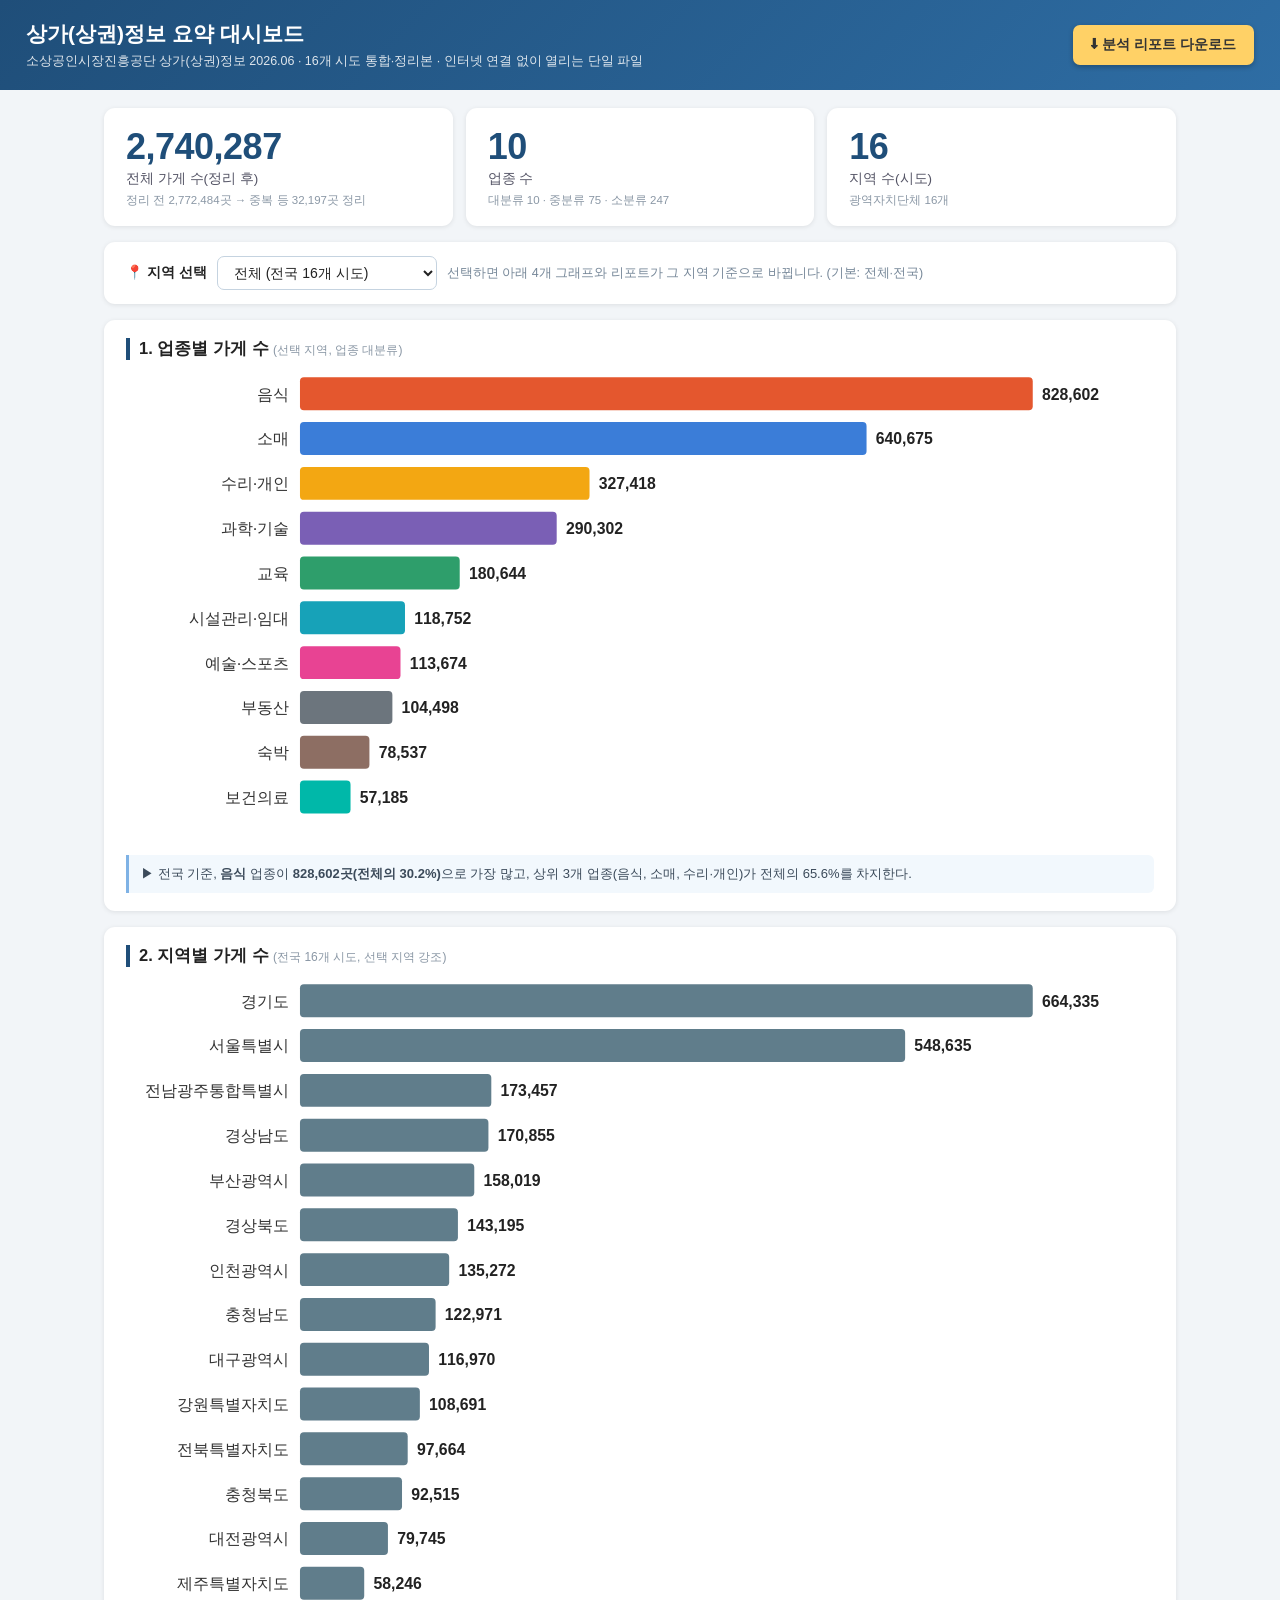
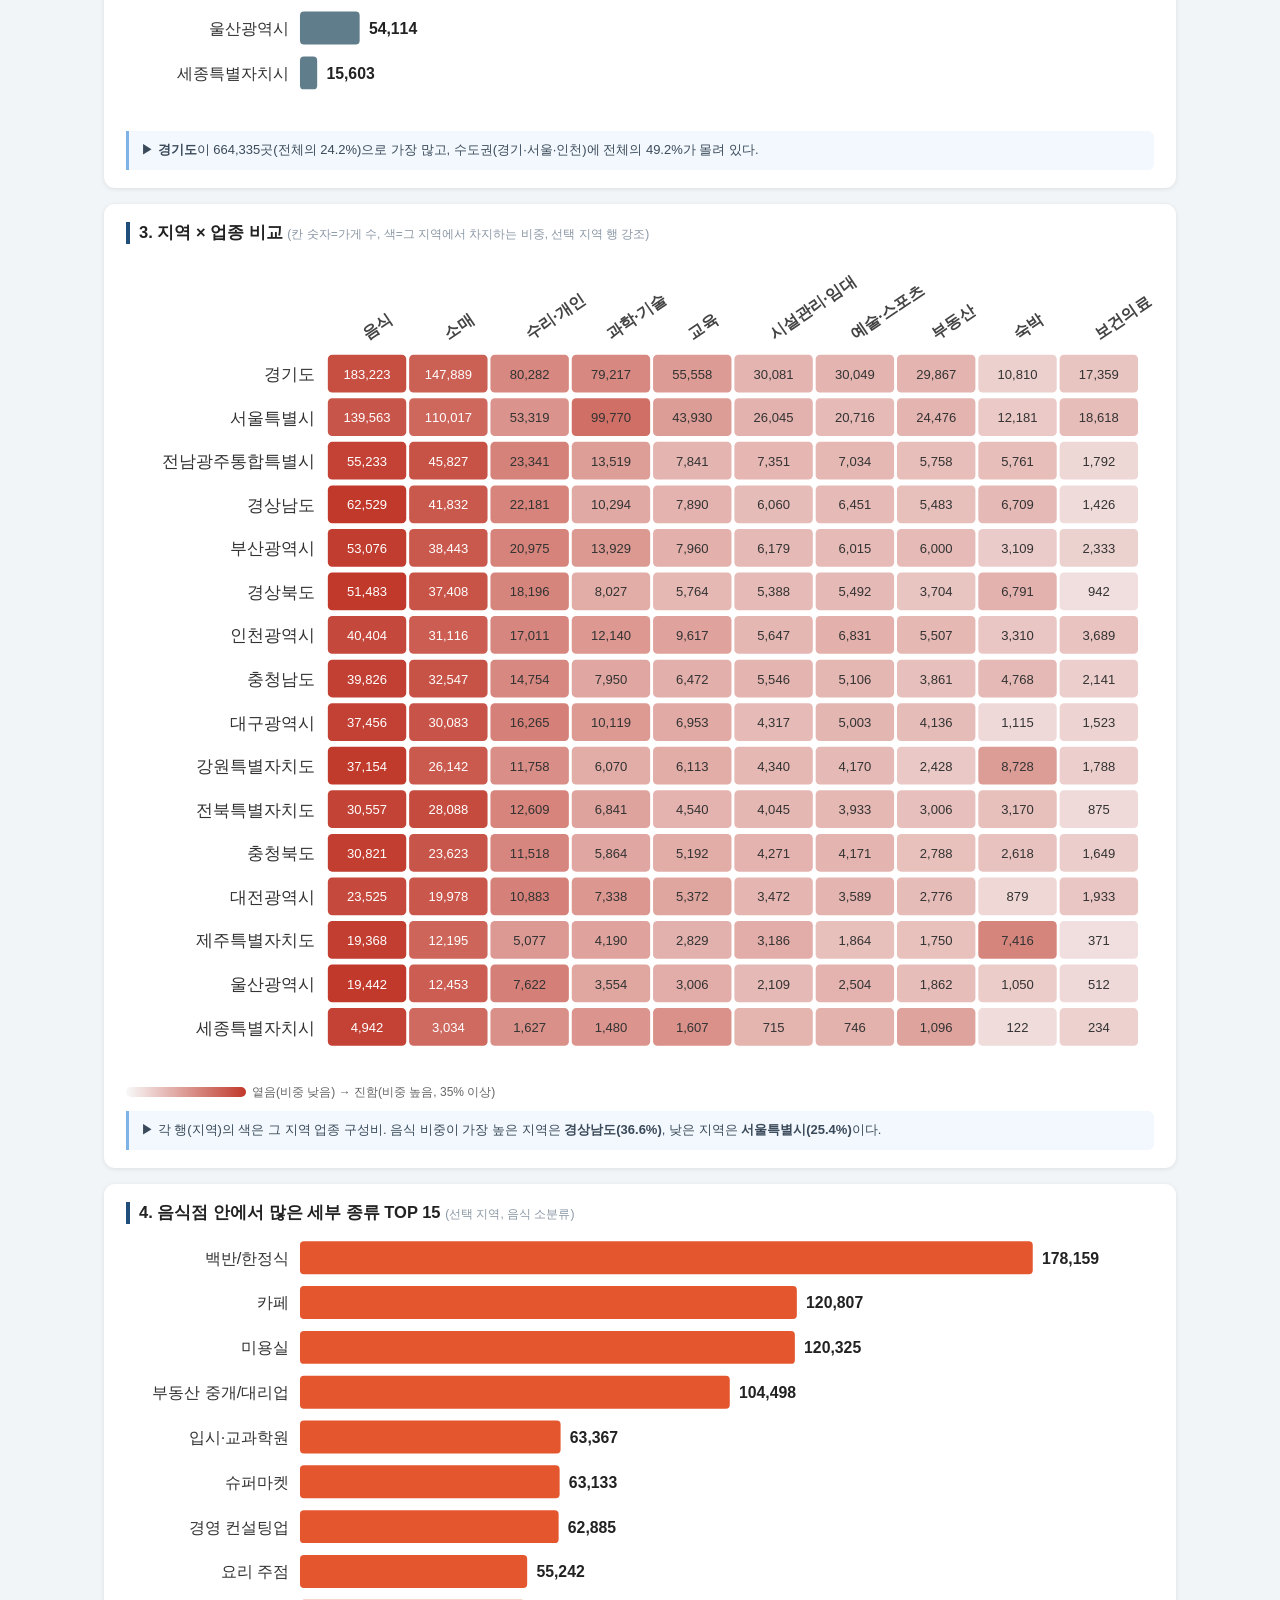
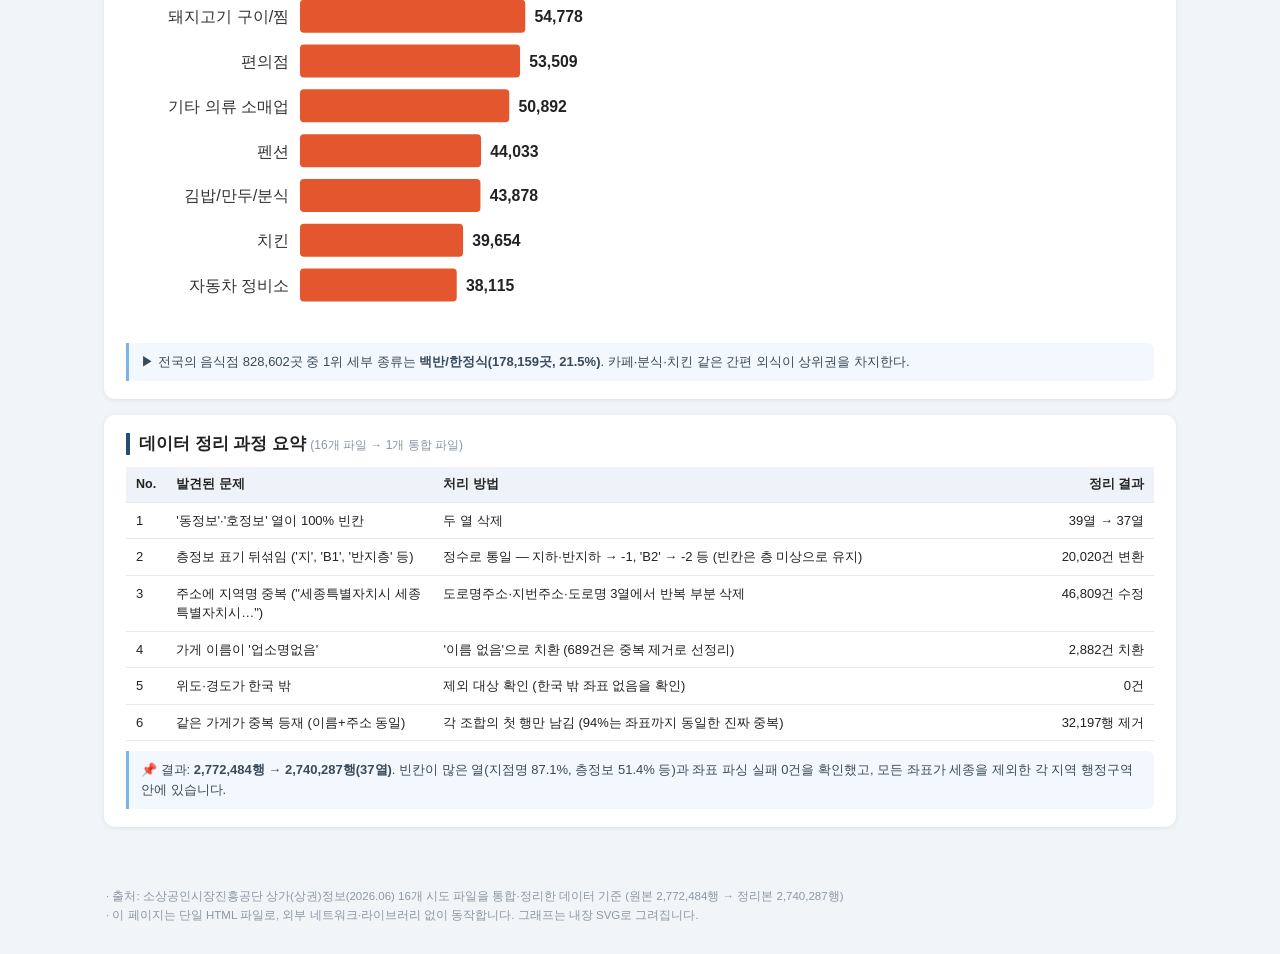
<file: 04-local-market-dashboard/상권 데이터_files/상가(상권)정보_요약대시보드.html>
<!DOCTYPE html>
<!-- saved from url=(0184)https://adngsdjrsxmfgngx.tunnel.elice.io/files/home/elicer/Practice/%EC%83%81%EA%B0%80(%EC%83%81%EA%B6%8C)%EC%A0%95%EB%B3%B4_%EC%9A%94%EC%95%BD%EB%8C%80%EC%8B%9C%EB%B3%B4%EB%93%9C.html -->
<html lang="ko"><head><meta http-equiv="Content-Type" content="text/html; charset=UTF-8">

<meta name="viewport" content="width=device-width, initial-scale=1">
<title>상가(상권)정보 요약 대시보드</title>
<style>
:root{--accent:#1f4e79;--accent2:#2e6da4;}
*{box-sizing:border-box}
body{margin:0;font-family:'NanumGothic','나눔고딕','맑은 고딕','Malgun Gothic','Apple SD Gothic Neo',sans-serif;background:#f2f5f8;color:#222;}
header{background:linear-gradient(135deg,#1f4e79,#2e6da4);color:#fff;padding:20px 26px;display:flex;justify-content:space-between;align-items:center;gap:14px;flex-wrap:wrap;}
header h1{margin:0;font-size:21px;}
header .sub{font-size:12.5px;opacity:.85;margin-top:5px;}
#dlBtn{background:#ffd166;color:#333;border:none;border-radius:7px;padding:11px 18px;font-size:14px;font-weight:800;cursor:pointer;box-shadow:0 2px 5px rgba(0,0,0,.25);}
#dlBtn:hover{background:#ffdd85;}
main{max-width:1100px;margin:0 auto;padding:18px 14px 46px;}
.kpis{display:flex;gap:13px;flex-wrap:wrap;}
.kpi{flex:1;min-width:200px;background:#fff;border-radius:11px;padding:18px 22px;box-shadow:0 1px 5px rgba(0,0,0,.09);}
.kpi .num{font-size:36px;font-weight:800;color:var(--accent);letter-spacing:-.5px;}
.kpi .lbl{font-size:13.5px;color:#556;margin-top:2px;}
.kpi .note{font-size:11.5px;color:#8a97a5;margin-top:5px;}
.card{background:#fff;border-radius:11px;padding:18px 22px 14px;margin-top:16px;box-shadow:0 1px 5px rgba(0,0,0,.09);}
h2{font-size:16.5px;margin:0 0 12px;border-left:4px solid var(--accent);padding-left:9px;}
.toolbar{display:flex;align-items:center;gap:10px;background:#fff;border-radius:11px;padding:14px 22px;margin-top:16px;box-shadow:0 1px 5px rgba(0,0,0,.09);flex-wrap:wrap;}
.toolbar label{font-weight:700;font-size:14px;}
select{font:inherit;font-size:14px;padding:7px 12px;border:1.5px solid #c5d3e0;border-radius:7px;background:#fff;min-width:220px;color:#222;}
.caption{font-size:13px;color:#3b4a5a;background:#f2f8fd;border-left:3px solid #7fb2e5;padding:9px 12px;border-radius:0 6px 6px 0;margin:10px 0 4px;line-height:1.55;}
.chart{margin-top:4px;}
table.clean{border-collapse:collapse;width:100%;font-size:13px;}
table.clean th,table.clean td{border-bottom:1px solid #e4eaf0;padding:8px 10px;text-align:left;vertical-align:top;line-height:1.5;}
table.clean th{background:#eef3f9;font-size:12.5px;white-space:nowrap;}
table.clean td.num,table.clean th.num{text-align:right;white-space:nowrap;font-variant-numeric:tabular-nums;}
.badge{display:inline-block;background:#e8f1fb;color:#1f4e79;border-radius:10px;padding:1px 8px;font-size:11px;font-weight:700;margin-right:4px;}
footer{max-width:1100px;margin:0 auto;padding:14px 16px 30px;font-size:11.5px;color:#8a97a5;line-height:1.6;}
.legend{font-size:12px;color:#666;margin-top:6px;}
.grad{display:inline-block;width:120px;height:10px;border-radius:5px;vertical-align:middle;margin:0 6px 2px 0;background:linear-gradient(90deg,#f8f9fa,#c0392b);}
</style>
</head>
<body>
<header>
  <div>
    <h1>상가(상권)정보 요약 대시보드</h1>
    <div class="sub">소상공인시장진흥공단 상가(상권)정보 2026.06 · 16개 시도 통합·정리본 · 인터넷 연결 없이 열리는 단일 파일</div>
  </div>
  <button id="dlBtn" title="선택한 지역 기준 분석 리포트를 HTML 문서로 저장">⬇ 분석 리포트 다운로드</button>
</header>
<main>
  <div class="kpis">
    <div class="kpi"><div class="num" id="kTotal">2,740,287</div><div class="lbl">전체 가게 수(정리 후)</div><div class="note">정리 전 2,772,484곳 → 중복 등 32,197곳 정리</div></div>
    <div class="kpi"><div class="num" id="kInd">10</div><div class="lbl">업종 수</div><div class="note" id="kIndSub">대분류 10 · 중분류 75 · 소분류 247</div></div>
    <div class="kpi"><div class="num" id="kReg">16</div><div class="lbl">지역 수(시도)</div><div class="note">광역자치단체 16개</div></div>
  </div>

  <div class="toolbar">
    <label for="sel">📍 지역 선택</label>
    <select id="sel"><option value="전체">전체 (전국 16개 시도)</option><option value="경기도">경기도</option><option value="서울특별시">서울특별시</option><option value="전남광주통합특별시">전남광주통합특별시</option><option value="경상남도">경상남도</option><option value="부산광역시">부산광역시</option><option value="경상북도">경상북도</option><option value="인천광역시">인천광역시</option><option value="충청남도">충청남도</option><option value="대구광역시">대구광역시</option><option value="강원특별자치도">강원특별자치도</option><option value="전북특별자치도">전북특별자치도</option><option value="충청북도">충청북도</option><option value="대전광역시">대전광역시</option><option value="제주특별자치도">제주특별자치도</option><option value="울산광역시">울산광역시</option><option value="세종특별자치시">세종특별자치시</option></select>
    <span style="font-size:12.5px;color:#789">선택하면 아래 4개 그래프와 리포트가 그 지역 기준으로 바뀝니다. (기본: 전체·전국)</span>
  </div>

  <section class="card">
    <h2>1. 업종별 가게 수 <span style="font-size:12px;color:#8a97a5;font-weight:400">(선택 지역, 업종 대분류)</span></h2>
    <div class="chart" id="c1"><svg viewBox="0 0 780 356" style="width:100%;height:auto" role="img"><text x="124" y="21" text-anchor="end" font-size="12.5" fill="#333">음식</text><rect x="132" y="4" width="556" height="25" rx="3" fill="#E4572E"><title>음식: 828,602곳</title></rect><text x="695" y="21" font-size="12" font-weight="700" fill="#222">828,602</text><text x="124" y="55" text-anchor="end" font-size="12.5" fill="#333">소매</text><rect x="132" y="38" width="429.89915544495426" height="25" rx="3" fill="#3B7DD8"><title>소매: 640,675곳</title></rect><text x="568.8991554449542" y="55" font-size="12" font-weight="700" fill="#222">640,675</text><text x="124" y="89" text-anchor="end" font-size="12.5" fill="#333">수리·개인</text><rect x="132" y="72" width="219.70066207901985" height="25" rx="3" fill="#F3A712"><title>수리·개인: 327,418곳</title></rect><text x="358.7006620790198" y="89" font-size="12" font-weight="700" fill="#222">327,418</text><text x="124" y="123" text-anchor="end" font-size="12.5" fill="#333">과학·기술</text><rect x="132" y="106" width="194.79546513283822" height="25" rx="3" fill="#7A5FB5"><title>과학·기술: 290,302곳</title></rect><text x="333.7954651328382" y="123" font-size="12" font-weight="700" fill="#222">290,302</text><text x="124" y="157" text-anchor="end" font-size="12.5" fill="#333">교육</text><rect x="132" y="140" width="121.21388072922826" height="25" rx="3" fill="#2E9E6B"><title>교육: 180,644곳</title></rect><text x="260.21388072922826" y="157" font-size="12" font-weight="700" fill="#222">180,644</text><text x="124" y="191" text-anchor="end" font-size="12.5" fill="#333">시설관리·임대</text><rect x="132" y="174" width="79.68374684106482" height="25" rx="3" fill="#17A2B8"><title>시설관리·임대: 118,752곳</title></rect><text x="218.68374684106482" y="191" font-size="12" font-weight="700" fill="#222">118,752</text><text x="124" y="225" text-anchor="end" font-size="12.5" fill="#333">예술·스포츠</text><rect x="132" y="208" width="76.27635945846137" height="25" rx="3" fill="#E84393"><title>예술·스포츠: 113,674곳</title></rect><text x="215.27635945846137" y="225" font-size="12" font-weight="700" fill="#222">113,674</text><text x="124" y="259" text-anchor="end" font-size="12.5" fill="#333">부동산</text><rect x="132" y="242" width="70.11917422357175" height="25" rx="3" fill="#6C757D"><title>부동산: 104,498곳</title></rect><text x="209.11917422357175" y="259" font-size="12" font-weight="700" fill="#222">104,498</text><text x="124" y="293" text-anchor="end" font-size="12.5" fill="#333">숙박</text><rect x="132" y="276" width="52.69909075768583" height="25" rx="3" fill="#8D6E63"><title>숙박: 78,537곳</title></rect><text x="191.69909075768584" y="293" font-size="12" font-weight="700" fill="#222">78,537</text><text x="124" y="327" text-anchor="end" font-size="12.5" fill="#333">보건의료</text><rect x="132" y="310" width="38.371691113465815" height="25" rx="3" fill="#00B8A9"><title>보건의료: 57,185곳</title></rect><text x="177.37169111346583" y="327" font-size="12" font-weight="700" fill="#222">57,185</text></svg></div>
    <div class="caption" id="cap1">▶ 전국 기준, <b>음식</b> 업종이 <b>828,602곳(전체의 30.2%)</b>으로 가장 많고, 상위 3개 업종(음식, 소매, 수리·개인)가 전체의 65.6%를 차지한다.</div>
  </section>

  <section class="card">
    <h2>2. 지역별 가게 수 <span style="font-size:12px;color:#8a97a5;font-weight:400">(전국 16개 시도, 선택 지역 강조)</span></h2>
    <div class="chart" id="c2"><svg viewBox="0 0 780 560" style="width:100%;height:auto" role="img"><text x="124" y="21" text-anchor="end" font-size="12.5" fill="#333">경기도</text><rect x="132" y="4" width="556" height="25" rx="3" fill="#607D8B"><title>경기도: 664,335곳</title></rect><text x="695" y="21" font-size="12" font-weight="700" fill="#222">664,335</text><text x="124" y="55" text-anchor="end" font-size="12.5" fill="#333">서울특별시</text><rect x="132" y="38" width="459.16752843068633" height="25" rx="3" fill="#607D8B"><title>서울특별시: 548,635곳</title></rect><text x="598.1675284306864" y="55" font-size="12" font-weight="700" fill="#222">548,635</text><text x="124" y="89" text-anchor="end" font-size="12.5" fill="#333">전남광주통합특별시</text><rect x="132" y="72" width="145.17087312876785" height="25" rx="3" fill="#607D8B"><title>전남광주통합특별시: 173,457곳</title></rect><text x="284.1708731287679" y="89" font-size="12" font-weight="700" fill="#222">173,457</text><text x="124" y="123" text-anchor="end" font-size="12.5" fill="#333">경상남도</text><rect x="132" y="106" width="142.99318867739922" height="25" rx="3" fill="#607D8B"><title>경상남도: 170,855곳</title></rect><text x="281.9931886773992" y="123" font-size="12" font-weight="700" fill="#222">170,855</text><text x="124" y="157" text-anchor="end" font-size="12.5" fill="#333">부산광역시</text><rect x="132" y="140" width="132.25039174512858" height="25" rx="3" fill="#607D8B"><title>부산광역시: 158,019곳</title></rect><text x="271.2503917451286" y="157" font-size="12" font-weight="700" fill="#222">158,019</text><text x="124" y="191" text-anchor="end" font-size="12.5" fill="#333">경상북도</text><rect x="132" y="174" width="119.84378363325732" height="25" rx="3" fill="#607D8B"><title>경상북도: 143,195곳</title></rect><text x="258.8437836332573" y="191" font-size="12" font-weight="700" fill="#222">143,195</text><text x="124" y="225" text-anchor="end" font-size="12.5" fill="#333">인천광역시</text><rect x="132" y="208" width="113.21280980228349" height="25" rx="3" fill="#607D8B"><title>인천광역시: 135,272곳</title></rect><text x="252.2128098022835" y="225" font-size="12" font-weight="700" fill="#222">135,272</text><text x="124" y="259" text-anchor="end" font-size="12.5" fill="#333">충청남도</text><rect x="132" y="242" width="102.91776889671627" height="25" rx="3" fill="#607D8B"><title>충청남도: 122,971곳</title></rect><text x="241.91776889671627" y="259" font-size="12" font-weight="700" fill="#222">122,971</text><text x="124" y="293" text-anchor="end" font-size="12.5" fill="#333">대구광역시</text><rect x="132" y="276" width="97.89536905326379" height="25" rx="3" fill="#607D8B"><title>대구광역시: 116,970곳</title></rect><text x="236.89536905326378" y="293" font-size="12" font-weight="700" fill="#222">116,970</text><text x="124" y="327" text-anchor="end" font-size="12.5" fill="#333">강원특별자치도</text><rect x="132" y="310" width="90.96644915592285" height="25" rx="3" fill="#607D8B"><title>강원특별자치도: 108,691곳</title></rect><text x="229.96644915592285" y="327" font-size="12" font-weight="700" fill="#222">108,691</text><text x="124" y="361" text-anchor="end" font-size="12.5" fill="#333">전북특별자치도</text><rect x="132" y="344" width="81.73765344291661" height="25" rx="3" fill="#607D8B"><title>전북특별자치도: 97,664곳</title></rect><text x="220.7376534429166" y="361" font-size="12" font-weight="700" fill="#222">97,664</text><text x="124" y="395" text-anchor="end" font-size="12.5" fill="#333">충청북도</text><rect x="132" y="378" width="77.42831553357868" height="25" rx="3" fill="#607D8B"><title>충청북도: 92,515곳</title></rect><text x="216.42831553357868" y="395" font-size="12" font-weight="700" fill="#222">92,515</text><text x="124" y="429" text-anchor="end" font-size="12.5" fill="#333">대전광역시</text><rect x="132" y="412" width="66.74075579338736" height="25" rx="3" fill="#607D8B"><title>대전광역시: 79,745곳</title></rect><text x="205.74075579338736" y="429" font-size="12" font-weight="700" fill="#222">79,745</text><text x="124" y="463" text-anchor="end" font-size="12.5" fill="#333">제주특별자치도</text><rect x="132" y="446" width="48.74765893713263" height="25" rx="3" fill="#607D8B"><title>제주특별자치도: 58,246곳</title></rect><text x="187.74765893713263" y="463" font-size="12" font-weight="700" fill="#222">58,246</text><text x="124" y="497" text-anchor="end" font-size="12.5" fill="#333">울산광역시</text><rect x="132" y="480" width="45.28947594210752" height="25" rx="3" fill="#607D8B"><title>울산광역시: 54,114곳</title></rect><text x="184.28947594210752" y="497" font-size="12" font-weight="700" fill="#222">54,114</text><text x="124" y="531" text-anchor="end" font-size="12.5" fill="#333">세종특별자치시</text><rect x="132" y="514" width="13.058574363837522" height="25" rx="3" fill="#607D8B"><title>세종특별자치시: 15,603곳</title></rect><text x="152.05857436383752" y="531" font-size="12" font-weight="700" fill="#222">15,603</text></svg></div>
    <div class="caption" id="cap2">▶ <b>경기도</b>이 664,335곳(전체의 24.2%)으로 가장 많고, 수도권(경기·서울·인천)에 전체의 49.2%가 몰려 있다.</div>
  </section>

  <section class="card">
    <h2>3. 지역 × 업종 비교 <span style="font-size:12px;color:#8a97a5;font-weight:400">(칸 숫자=가게 수, 색=그 지역에서 차지하는 비중, 선택 지역 행 강조)</span></h2>
    <div class="chart" id="c3"><svg viewBox="0 0 708 564" style="width:100%;height:auto" role="img"><text x="166" y="58" text-anchor="start" font-size="11" font-weight="700" fill="#444" transform="rotate(-34 166 58)">음식</text><text x="222" y="58" text-anchor="start" font-size="11" font-weight="700" fill="#444" transform="rotate(-34 222 58)">소매</text><text x="278" y="58" text-anchor="start" font-size="11" font-weight="700" fill="#444" transform="rotate(-34 278 58)">수리·개인</text><text x="334" y="58" text-anchor="start" font-size="11" font-weight="700" fill="#444" transform="rotate(-34 334 58)">과학·기술</text><text x="390" y="58" text-anchor="start" font-size="11" font-weight="700" fill="#444" transform="rotate(-34 390 58)">교육</text><text x="446" y="58" text-anchor="start" font-size="11" font-weight="700" fill="#444" transform="rotate(-34 446 58)">시설관리·임대</text><text x="502" y="58" text-anchor="start" font-size="11" font-weight="700" fill="#444" transform="rotate(-34 502 58)">예술·스포츠</text><text x="558" y="58" text-anchor="start" font-size="11" font-weight="700" fill="#444" transform="rotate(-34 558 58)">부동산</text><text x="614" y="58" text-anchor="start" font-size="11" font-weight="700" fill="#444" transform="rotate(-34 614 58)">숙박</text><text x="670" y="58" text-anchor="start" font-size="11" font-weight="700" fill="#444" transform="rotate(-34 670 58)">보건의료</text><text x="130" y="85.5" text-anchor="end" font-size="12" fill="#333">경기도</text><rect x="139" y="68" width="54" height="26" rx="3" fill="rgb(198,79,66)"><title>경기도 · 음식: 183,223곳 (지역 내 27.6%)</title></rect><text x="166" y="84.5" text-anchor="middle" font-size="9" fill="#fff">183,223</text><rect x="195" y="68" width="54" height="26" rx="3" fill="rgb(203,96,85)"><title>경기도 · 소매: 147,889곳 (지역 내 22.3%)</title></rect><text x="222" y="84.5" text-anchor="middle" font-size="9" fill="#fff">147,889</text><rect x="251" y="68" width="54" height="26" rx="3" fill="rgb(215,136,128)"><title>경기도 · 수리·개인: 80,282곳 (지역 내 12.1%)</title></rect><text x="278" y="84.5" text-anchor="middle" font-size="9" fill="#333">80,282</text><rect x="307" y="68" width="54" height="26" rx="3" fill="rgb(215,137,129)"><title>경기도 · 과학·기술: 79,217곳 (지역 내 11.9%)</title></rect><text x="334" y="84.5" text-anchor="middle" font-size="9" fill="#333">79,217</text><rect x="363" y="68" width="54" height="26" rx="3" fill="rgb(221,155,149)"><title>경기도 · 교육: 55,558곳 (지역 내 8.4%)</title></rect><text x="390" y="84.5" text-anchor="middle" font-size="9" fill="#333">55,558</text><rect x="419" y="68" width="54" height="26" rx="3" fill="rgb(228,180,176)"><title>경기도 · 시설관리·임대: 30,081곳 (지역 내 4.5%)</title></rect><text x="446" y="84.5" text-anchor="middle" font-size="9" fill="#333">30,081</text><rect x="475" y="68" width="54" height="26" rx="3" fill="rgb(228,180,176)"><title>경기도 · 예술·스포츠: 30,049곳 (지역 내 4.5%)</title></rect><text x="502" y="84.5" text-anchor="middle" font-size="9" fill="#333">30,049</text><rect x="531" y="68" width="54" height="26" rx="3" fill="rgb(228,180,176)"><title>경기도 · 부동산: 29,867곳 (지역 내 4.5%)</title></rect><text x="558" y="84.5" text-anchor="middle" font-size="9" fill="#333">29,867</text><rect x="587" y="68" width="54" height="26" rx="3" fill="rgb(236,208,205)"><title>경기도 · 숙박: 10,810곳 (지역 내 1.6%)</title></rect><text x="614" y="84.5" text-anchor="middle" font-size="9" fill="#333">10,810</text><rect x="643" y="68" width="54" height="26" rx="3" fill="rgb(233,197,193)"><title>경기도 · 보건의료: 17,359곳 (지역 내 2.6%)</title></rect><text x="670" y="84.5" text-anchor="middle" font-size="9" fill="#333">17,359</text><text x="130" y="115.5" text-anchor="end" font-size="12" fill="#333">서울특별시</text><rect x="139" y="98" width="54" height="26" rx="3" fill="rgb(200,85,74)"><title>서울특별시 · 음식: 139,563곳 (지역 내 25.4%)</title></rect><text x="166" y="114.5" text-anchor="middle" font-size="9" fill="#fff">139,563</text><rect x="195" y="98" width="54" height="26" rx="3" fill="rgb(206,104,93)"><title>서울특별시 · 소매: 110,017곳 (지역 내 20.1%)</title></rect><text x="222" y="114.5" text-anchor="middle" font-size="9" fill="#fff">110,017</text><rect x="251" y="98" width="54" height="26" rx="3" fill="rgb(218,148,141)"><title>서울특별시 · 수리·개인: 53,319곳 (지역 내 9.7%)</title></rect><text x="278" y="114.5" text-anchor="middle" font-size="9" fill="#333">53,319</text><rect x="307" y="98" width="54" height="26" rx="3" fill="rgb(208,111,101)"><title>서울특별시 · 과학·기술: 99,770곳 (지역 내 18.2%)</title></rect><text x="334" y="114.5" text-anchor="middle" font-size="9" fill="#333">99,770</text><rect x="363" y="98" width="54" height="26" rx="3" fill="rgb(221,157,151)"><title>서울특별시 · 교육: 43,930곳 (지역 내 8.0%)</title></rect><text x="390" y="114.5" text-anchor="middle" font-size="9" fill="#333">43,930</text><rect x="419" y="98" width="54" height="26" rx="3" fill="rgb(227,178,174)"><title>서울특별시 · 시설관리·임대: 26,045곳 (지역 내 4.7%)</title></rect><text x="446" y="114.5" text-anchor="middle" font-size="9" fill="#333">26,045</text><rect x="475" y="98" width="54" height="26" rx="3" fill="rgb(230,186,182)"><title>서울특별시 · 예술·스포츠: 20,716곳 (지역 내 3.8%)</title></rect><text x="502" y="114.5" text-anchor="middle" font-size="9" fill="#333">20,716</text><rect x="531" y="98" width="54" height="26" rx="3" fill="rgb(228,180,176)"><title>서울특별시 · 부동산: 24,476곳 (지역 내 4.5%)</title></rect><text x="558" y="114.5" text-anchor="middle" font-size="9" fill="#333">24,476</text><rect x="587" y="98" width="54" height="26" rx="3" fill="rgb(234,201,198)"><title>서울특별시 · 숙박: 12,181곳 (지역 내 2.2%)</title></rect><text x="614" y="114.5" text-anchor="middle" font-size="9" fill="#333">12,181</text><rect x="643" y="98" width="54" height="26" rx="3" fill="rgb(231,189,186)"><title>서울특별시 · 보건의료: 18,618곳 (지역 내 3.4%)</title></rect><text x="670" y="114.5" text-anchor="middle" font-size="9" fill="#333">18,618</text><text x="130" y="145.5" text-anchor="end" font-size="12" fill="#333">전남광주통합특별시</text><rect x="139" y="128" width="54" height="26" rx="3" fill="rgb(195,66,53)"><title>전남광주통합특별시 · 음식: 55,233곳 (지역 내 31.8%)</title></rect><text x="166" y="144.5" text-anchor="middle" font-size="9" fill="#fff">55,233</text><rect x="195" y="128" width="54" height="26" rx="3" fill="rgb(199,82,70)"><title>전남광주통합특별시 · 소매: 45,827곳 (지역 내 26.4%)</title></rect><text x="222" y="144.5" text-anchor="middle" font-size="9" fill="#fff">45,827</text><rect x="251" y="128" width="54" height="26" rx="3" fill="rgb(213,130,122)"><title>전남광주통합특별시 · 수리·개인: 23,341곳 (지역 내 13.5%)</title></rect><text x="278" y="144.5" text-anchor="middle" font-size="9" fill="#333">23,341</text><rect x="307" y="128" width="54" height="26" rx="3" fill="rgb(222,158,152)"><title>전남광주통합특별시 · 과학·기술: 13,519곳 (지역 내 7.8%)</title></rect><text x="334" y="144.5" text-anchor="middle" font-size="9" fill="#333">13,519</text><rect x="363" y="128" width="54" height="26" rx="3" fill="rgb(228,180,176)"><title>전남광주통합특별시 · 교육: 7,841곳 (지역 내 4.5%)</title></rect><text x="390" y="144.5" text-anchor="middle" font-size="9" fill="#333">7,841</text><rect x="419" y="128" width="54" height="26" rx="3" fill="rgb(229,182,178)"><title>전남광주통합특별시 · 시설관리·임대: 7,351곳 (지역 내 4.2%)</title></rect><text x="446" y="144.5" text-anchor="middle" font-size="9" fill="#333">7,351</text><rect x="475" y="128" width="54" height="26" rx="3" fill="rgb(229,184,180)"><title>전남광주통합특별시 · 예술·스포츠: 7,034곳 (지역 내 4.1%)</title></rect><text x="502" y="144.5" text-anchor="middle" font-size="9" fill="#333">7,034</text><rect x="531" y="128" width="54" height="26" rx="3" fill="rgb(231,190,186)"><title>전남광주통합특별시 · 부동산: 5,758곳 (지역 내 3.3%)</title></rect><text x="558" y="144.5" text-anchor="middle" font-size="9" fill="#333">5,758</text><rect x="587" y="128" width="54" height="26" rx="3" fill="rgb(231,190,186)"><title>전남광주통합특별시 · 숙박: 5,761곳 (지역 내 3.3%)</title></rect><text x="614" y="144.5" text-anchor="middle" font-size="9" fill="#333">5,761</text><rect x="643" y="128" width="54" height="26" rx="3" fill="rgb(238,216,214)"><title>전남광주통합특별시 · 보건의료: 1,792곳 (지역 내 1.0%)</title></rect><text x="670" y="144.5" text-anchor="middle" font-size="9" fill="#333">1,792</text><text x="130" y="175.5" text-anchor="end" font-size="12" fill="#333">경상남도</text><rect x="139" y="158" width="54" height="26" rx="3" fill="rgb(192,57,43)"><title>경상남도 · 음식: 62,529곳 (지역 내 36.6%)</title></rect><text x="166" y="174.5" text-anchor="middle" font-size="9" fill="#fff">62,529</text><rect x="195" y="158" width="54" height="26" rx="3" fill="rgb(201,88,77)"><title>경상남도 · 소매: 41,832곳 (지역 내 24.5%)</title></rect><text x="222" y="174.5" text-anchor="middle" font-size="9" fill="#fff">41,832</text><rect x="251" y="158" width="54" height="26" rx="3" fill="rgb(214,132,124)"><title>경상남도 · 수리·개인: 22,181곳 (지역 내 13.0%)</title></rect><text x="278" y="174.5" text-anchor="middle" font-size="9" fill="#333">22,181</text><rect x="307" y="158" width="54" height="26" rx="3" fill="rgb(225,169,164)"><title>경상남도 · 과학·기술: 10,294곳 (지역 내 6.0%)</title></rect><text x="334" y="174.5" text-anchor="middle" font-size="9" fill="#333">10,294</text><rect x="363" y="158" width="54" height="26" rx="3" fill="rgb(228,179,175)"><title>경상남도 · 교육: 7,890곳 (지역 내 4.6%)</title></rect><text x="390" y="174.5" text-anchor="middle" font-size="9" fill="#333">7,890</text><rect x="419" y="158" width="54" height="26" rx="3" fill="rgb(230,188,184)"><title>경상남도 · 시설관리·임대: 6,060곳 (지역 내 3.5%)</title></rect><text x="446" y="174.5" text-anchor="middle" font-size="9" fill="#333">6,060</text><rect x="475" y="158" width="54" height="26" rx="3" fill="rgb(230,186,182)"><title>경상남도 · 예술·스포츠: 6,451곳 (지역 내 3.8%)</title></rect><text x="502" y="174.5" text-anchor="middle" font-size="9" fill="#333">6,451</text><rect x="531" y="158" width="54" height="26" rx="3" fill="rgb(231,191,187)"><title>경상남도 · 부동산: 5,483곳 (지역 내 3.2%)</title></rect><text x="558" y="174.5" text-anchor="middle" font-size="9" fill="#333">5,483</text><rect x="587" y="158" width="54" height="26" rx="3" fill="rgb(229,185,181)"><title>경상남도 · 숙박: 6,709곳 (지역 내 3.9%)</title></rect><text x="614" y="174.5" text-anchor="middle" font-size="9" fill="#333">6,709</text><rect x="643" y="158" width="54" height="26" rx="3" fill="rgb(239,219,218)"><title>경상남도 · 보건의료: 1,426곳 (지역 내 0.8%)</title></rect><text x="670" y="174.5" text-anchor="middle" font-size="9" fill="#333">1,426</text><text x="130" y="205.5" text-anchor="end" font-size="12" fill="#333">부산광역시</text><rect x="139" y="188" width="54" height="26" rx="3" fill="rgb(193,61,47)"><title>부산광역시 · 음식: 53,076곳 (지역 내 33.6%)</title></rect><text x="166" y="204.5" text-anchor="middle" font-size="9" fill="#fff">53,076</text><rect x="195" y="188" width="54" height="26" rx="3" fill="rgb(201,89,77)"><title>부산광역시 · 소매: 38,443곳 (지역 내 24.3%)</title></rect><text x="222" y="204.5" text-anchor="middle" font-size="9" fill="#fff">38,443</text><rect x="251" y="188" width="54" height="26" rx="3" fill="rgb(214,131,123)"><title>부산광역시 · 수리·개인: 20,975곳 (지역 내 13.3%)</title></rect><text x="278" y="204.5" text-anchor="middle" font-size="9" fill="#333">20,975</text><rect x="307" y="188" width="54" height="26" rx="3" fill="rgb(220,153,146)"><title>부산광역시 · 과학·기술: 13,929곳 (지역 내 8.8%)</title></rect><text x="334" y="204.5" text-anchor="middle" font-size="9" fill="#333">13,929</text><rect x="363" y="188" width="54" height="26" rx="3" fill="rgb(227,176,171)"><title>부산광역시 · 교육: 7,960곳 (지역 내 5.0%)</title></rect><text x="390" y="204.5" text-anchor="middle" font-size="9" fill="#333">7,960</text><rect x="419" y="188" width="54" height="26" rx="3" fill="rgb(229,185,181)"><title>부산광역시 · 시설관리·임대: 6,179곳 (지역 내 3.9%)</title></rect><text x="446" y="204.5" text-anchor="middle" font-size="9" fill="#333">6,179</text><rect x="475" y="188" width="54" height="26" rx="3" fill="rgb(230,186,182)"><title>부산광역시 · 예술·스포츠: 6,015곳 (지역 내 3.8%)</title></rect><text x="502" y="204.5" text-anchor="middle" font-size="9" fill="#333">6,015</text><rect x="531" y="188" width="54" height="26" rx="3" fill="rgb(230,186,182)"><title>부산광역시 · 부동산: 6,000곳 (지역 내 3.8%)</title></rect><text x="558" y="204.5" text-anchor="middle" font-size="9" fill="#333">6,000</text><rect x="587" y="188" width="54" height="26" rx="3" fill="rgb(235,203,201)"><title>부산광역시 · 숙박: 3,109곳 (지역 내 2.0%)</title></rect><text x="614" y="204.5" text-anchor="middle" font-size="9" fill="#333">3,109</text><rect x="643" y="188" width="54" height="26" rx="3" fill="rgb(236,210,207)"><title>부산광역시 · 보건의료: 2,333곳 (지역 내 1.5%)</title></rect><text x="670" y="204.5" text-anchor="middle" font-size="9" fill="#333">2,333</text><text x="130" y="235.5" text-anchor="end" font-size="12" fill="#333">경상북도</text><rect x="139" y="218" width="54" height="26" rx="3" fill="rgb(192,57,43)"><title>경상북도 · 음식: 51,483곳 (지역 내 36.0%)</title></rect><text x="166" y="234.5" text-anchor="middle" font-size="9" fill="#fff">51,483</text><rect x="195" y="218" width="54" height="26" rx="3" fill="rgb(200,83,71)"><title>경상북도 · 소매: 37,408곳 (지역 내 26.1%)</title></rect><text x="222" y="234.5" text-anchor="middle" font-size="9" fill="#fff">37,408</text><rect x="251" y="218" width="54" height="26" rx="3" fill="rgb(214,133,125)"><title>경상북도 · 수리·개인: 18,196곳 (지역 내 12.7%)</title></rect><text x="278" y="234.5" text-anchor="middle" font-size="9" fill="#333">18,196</text><rect x="307" y="218" width="54" height="26" rx="3" fill="rgb(226,172,167)"><title>경상북도 · 과학·기술: 8,027곳 (지역 내 5.6%)</title></rect><text x="334" y="234.5" text-anchor="middle" font-size="9" fill="#333">8,027</text><rect x="363" y="218" width="54" height="26" rx="3" fill="rgb(229,184,180)"><title>경상북도 · 교육: 5,764곳 (지역 내 4.0%)</title></rect><text x="390" y="234.5" text-anchor="middle" font-size="9" fill="#333">5,764</text><rect x="419" y="218" width="54" height="26" rx="3" fill="rgb(230,186,182)"><title>경상북도 · 시설관리·임대: 5,388곳 (지역 내 3.8%)</title></rect><text x="446" y="234.5" text-anchor="middle" font-size="9" fill="#333">5,388</text><rect x="475" y="218" width="54" height="26" rx="3" fill="rgb(229,185,181)"><title>경상북도 · 예술·스포츠: 5,492곳 (지역 내 3.8%)</title></rect><text x="502" y="234.5" text-anchor="middle" font-size="9" fill="#333">5,492</text><rect x="531" y="218" width="54" height="26" rx="3" fill="rgb(233,197,194)"><title>경상북도 · 부동산: 3,704곳 (지역 내 2.6%)</title></rect><text x="558" y="234.5" text-anchor="middle" font-size="9" fill="#333">3,704</text><rect x="587" y="218" width="54" height="26" rx="3" fill="rgb(227,178,174)"><title>경상북도 · 숙박: 6,791곳 (지역 내 4.7%)</title></rect><text x="614" y="234.5" text-anchor="middle" font-size="9" fill="#333">6,791</text><rect x="643" y="218" width="54" height="26" rx="3" fill="rgb(240,223,222)"><title>경상북도 · 보건의료: 942곳 (지역 내 0.7%)</title></rect><text x="670" y="234.5" text-anchor="middle" font-size="9" fill="#333">942</text><text x="130" y="265.5" text-anchor="end" font-size="12" fill="#333">인천광역시</text><rect x="139" y="248" width="54" height="26" rx="3" fill="rgb(196,72,59)"><title>인천광역시 · 음식: 40,404곳 (지역 내 29.9%)</title></rect><text x="166" y="264.5" text-anchor="middle" font-size="9" fill="#fff">40,404</text><rect x="195" y="248" width="54" height="26" rx="3" fill="rgb(203,93,82)"><title>인천광역시 · 소매: 31,116곳 (지역 내 23.0%)</title></rect><text x="222" y="264.5" text-anchor="middle" font-size="9" fill="#fff">31,116</text><rect x="251" y="248" width="54" height="26" rx="3" fill="rgb(214,134,126)"><title>인천광역시 · 수리·개인: 17,011곳 (지역 내 12.6%)</title></rect><text x="278" y="264.5" text-anchor="middle" font-size="9" fill="#333">17,011</text><rect x="307" y="248" width="54" height="26" rx="3" fill="rgb(220,152,145)"><title>인천광역시 · 과학·기술: 12,140곳 (지역 내 9.0%)</title></rect><text x="334" y="264.5" text-anchor="middle" font-size="9" fill="#333">12,140</text><rect x="363" y="248" width="54" height="26" rx="3" fill="rgb(223,162,157)"><title>인천광역시 · 교육: 9,617곳 (지역 내 7.1%)</title></rect><text x="390" y="264.5" text-anchor="middle" font-size="9" fill="#333">9,617</text><rect x="419" y="248" width="54" height="26" rx="3" fill="rgb(229,183,179)"><title>인천광역시 · 시설관리·임대: 5,647곳 (지역 내 4.2%)</title></rect><text x="446" y="264.5" text-anchor="middle" font-size="9" fill="#333">5,647</text><rect x="475" y="248" width="54" height="26" rx="3" fill="rgb(227,176,171)"><title>인천광역시 · 예술·스포츠: 6,831곳 (지역 내 5.0%)</title></rect><text x="502" y="264.5" text-anchor="middle" font-size="9" fill="#333">6,831</text><rect x="531" y="248" width="54" height="26" rx="3" fill="rgb(229,184,179)"><title>인천광역시 · 부동산: 5,507곳 (지역 내 4.1%)</title></rect><text x="558" y="264.5" text-anchor="middle" font-size="9" fill="#333">5,507</text><rect x="587" y="248" width="54" height="26" rx="3" fill="rgb(233,198,195)"><title>인천광역시 · 숙박: 3,310곳 (지역 내 2.4%)</title></rect><text x="614" y="264.5" text-anchor="middle" font-size="9" fill="#333">3,310</text><rect x="643" y="248" width="54" height="26" rx="3" fill="rgb(232,195,192)"><title>인천광역시 · 보건의료: 3,689곳 (지역 내 2.7%)</title></rect><text x="670" y="264.5" text-anchor="middle" font-size="9" fill="#333">3,689</text><text x="130" y="295.5" text-anchor="end" font-size="12" fill="#333">충청남도</text><rect x="139" y="278" width="54" height="26" rx="3" fill="rgb(194,64,51)"><title>충청남도 · 음식: 39,826곳 (지역 내 32.4%)</title></rect><text x="166" y="294.5" text-anchor="middle" font-size="9" fill="#fff">39,826</text><rect x="195" y="278" width="54" height="26" rx="3" fill="rgb(199,82,70)"><title>충청남도 · 소매: 32,547곳 (지역 내 26.5%)</title></rect><text x="222" y="294.5" text-anchor="middle" font-size="9" fill="#fff">32,547</text><rect x="251" y="278" width="54" height="26" rx="3" fill="rgb(215,137,129)"><title>충청남도 · 수리·개인: 14,754곳 (지역 내 12.0%)</title></rect><text x="278" y="294.5" text-anchor="middle" font-size="9" fill="#333">14,754</text><rect x="307" y="278" width="54" height="26" rx="3" fill="rgb(224,166,161)"><title>충청남도 · 과학·기술: 7,950곳 (지역 내 6.5%)</title></rect><text x="334" y="294.5" text-anchor="middle" font-size="9" fill="#333">7,950</text><rect x="363" y="278" width="54" height="26" rx="3" fill="rgb(226,175,170)"><title>충청남도 · 교육: 6,472곳 (지역 내 5.3%)</title></rect><text x="390" y="294.5" text-anchor="middle" font-size="9" fill="#333">6,472</text><rect x="419" y="278" width="54" height="26" rx="3" fill="rgb(228,180,176)"><title>충청남도 · 시설관리·임대: 5,546곳 (지역 내 4.5%)</title></rect><text x="446" y="294.5" text-anchor="middle" font-size="9" fill="#333">5,546</text><rect x="475" y="278" width="54" height="26" rx="3" fill="rgb(229,183,179)"><title>충청남도 · 예술·스포츠: 5,106곳 (지역 내 4.2%)</title></rect><text x="502" y="294.5" text-anchor="middle" font-size="9" fill="#333">5,106</text><rect x="531" y="278" width="54" height="26" rx="3" fill="rgb(231,191,188)"><title>충청남도 · 부동산: 3,861곳 (지역 내 3.1%)</title></rect><text x="558" y="294.5" text-anchor="middle" font-size="9" fill="#333">3,861</text><rect x="587" y="278" width="54" height="26" rx="3" fill="rgb(229,185,181)"><title>충청남도 · 숙박: 4,768곳 (지역 내 3.9%)</title></rect><text x="614" y="294.5" text-anchor="middle" font-size="9" fill="#333">4,768</text><rect x="643" y="278" width="54" height="26" rx="3" fill="rgb(236,206,204)"><title>충청남도 · 보건의료: 2,141곳 (지역 내 1.7%)</title></rect><text x="670" y="294.5" text-anchor="middle" font-size="9" fill="#333">2,141</text><text x="130" y="325.5" text-anchor="end" font-size="12" fill="#333">대구광역시</text><rect x="139" y="308" width="54" height="26" rx="3" fill="rgb(194,65,52)"><title>대구광역시 · 음식: 37,456곳 (지역 내 32.0%)</title></rect><text x="166" y="324.5" text-anchor="middle" font-size="9" fill="#fff">37,456</text><rect x="195" y="308" width="54" height="26" rx="3" fill="rgb(200,84,73)"><title>대구광역시 · 소매: 30,083곳 (지역 내 25.7%)</title></rect><text x="222" y="324.5" text-anchor="middle" font-size="9" fill="#fff">30,083</text><rect x="251" y="308" width="54" height="26" rx="3" fill="rgb(213,128,120)"><title>대구광역시 · 수리·개인: 16,265곳 (지역 내 13.9%)</title></rect><text x="278" y="324.5" text-anchor="middle" font-size="9" fill="#333">16,265</text><rect x="307" y="308" width="54" height="26" rx="3" fill="rgb(220,154,147)"><title>대구광역시 · 과학·기술: 10,119곳 (지역 내 8.7%)</title></rect><text x="334" y="324.5" text-anchor="middle" font-size="9" fill="#333">10,119</text><rect x="363" y="308" width="54" height="26" rx="3" fill="rgb(225,170,165)"><title>대구광역시 · 교육: 6,953곳 (지역 내 5.9%)</title></rect><text x="390" y="324.5" text-anchor="middle" font-size="9" fill="#333">6,953</text><rect x="419" y="308" width="54" height="26" rx="3" fill="rgb(230,187,183)"><title>대구광역시 · 시설관리·임대: 4,317곳 (지역 내 3.7%)</title></rect><text x="446" y="324.5" text-anchor="middle" font-size="9" fill="#333">4,317</text><rect x="475" y="308" width="54" height="26" rx="3" fill="rgb(228,182,178)"><title>대구광역시 · 예술·스포츠: 5,003곳 (지역 내 4.3%)</title></rect><text x="502" y="324.5" text-anchor="middle" font-size="9" fill="#333">5,003</text><rect x="531" y="308" width="54" height="26" rx="3" fill="rgb(230,188,184)"><title>대구광역시 · 부동산: 4,136곳 (지역 내 3.5%)</title></rect><text x="558" y="324.5" text-anchor="middle" font-size="9" fill="#333">4,136</text><rect x="587" y="308" width="54" height="26" rx="3" fill="rgb(239,217,216)"><title>대구광역시 · 숙박: 1,115곳 (지역 내 1.0%)</title></rect><text x="614" y="324.5" text-anchor="middle" font-size="9" fill="#333">1,115</text><rect x="643" y="308" width="54" height="26" rx="3" fill="rgb(237,212,210)"><title>대구광역시 · 보건의료: 1,523곳 (지역 내 1.3%)</title></rect><text x="670" y="324.5" text-anchor="middle" font-size="9" fill="#333">1,523</text><text x="130" y="355.5" text-anchor="end" font-size="12" fill="#333">강원특별자치도</text><rect x="139" y="338" width="54" height="26" rx="3" fill="rgb(193,59,45)"><title>강원특별자치도 · 음식: 37,154곳 (지역 내 34.2%)</title></rect><text x="166" y="354.5" text-anchor="middle" font-size="9" fill="#fff">37,154</text><rect x="195" y="338" width="54" height="26" rx="3" fill="rgb(202,90,78)"><title>강원특별자치도 · 소매: 26,142곳 (지역 내 24.1%)</title></rect><text x="222" y="354.5" text-anchor="middle" font-size="9" fill="#fff">26,142</text><rect x="251" y="338" width="54" height="26" rx="3" fill="rgb(217,142,135)"><title>강원특별자치도 · 수리·개인: 11,758곳 (지역 내 10.8%)</title></rect><text x="278" y="354.5" text-anchor="middle" font-size="9" fill="#333">11,758</text><rect x="307" y="338" width="54" height="26" rx="3" fill="rgb(226,172,167)"><title>강원특별자치도 · 과학·기술: 6,070곳 (지역 내 5.6%)</title></rect><text x="334" y="354.5" text-anchor="middle" font-size="9" fill="#333">6,070</text><rect x="363" y="338" width="54" height="26" rx="3" fill="rgb(226,172,167)"><title>강원특별자치도 · 교육: 6,113곳 (지역 내 5.6%)</title></rect><text x="390" y="354.5" text-anchor="middle" font-size="9" fill="#333">6,113</text><rect x="419" y="338" width="54" height="26" rx="3" fill="rgb(229,184,180)"><title>강원특별자치도 · 시설관리·임대: 4,340곳 (지역 내 4.0%)</title></rect><text x="446" y="354.5" text-anchor="middle" font-size="9" fill="#333">4,340</text><rect x="475" y="338" width="54" height="26" rx="3" fill="rgb(229,185,181)"><title>강원특별자치도 · 예술·스포츠: 4,170곳 (지역 내 3.8%)</title></rect><text x="502" y="354.5" text-anchor="middle" font-size="9" fill="#333">4,170</text><rect x="531" y="338" width="54" height="26" rx="3" fill="rgb(234,200,198)"><title>강원특별자치도 · 부동산: 2,428곳 (지역 내 2.2%)</title></rect><text x="558" y="354.5" text-anchor="middle" font-size="9" fill="#333">2,428</text><rect x="587" y="338" width="54" height="26" rx="3" fill="rgb(221,157,151)"><title>강원특별자치도 · 숙박: 8,728곳 (지역 내 8.0%)</title></rect><text x="614" y="354.5" text-anchor="middle" font-size="9" fill="#333">8,728</text><rect x="643" y="338" width="54" height="26" rx="3" fill="rgb(236,207,205)"><title>강원특별자치도 · 보건의료: 1,788곳 (지역 내 1.6%)</title></rect><text x="670" y="354.5" text-anchor="middle" font-size="9" fill="#333">1,788</text><text x="130" y="385.5" text-anchor="end" font-size="12" fill="#333">전북특별자치도</text><rect x="139" y="368" width="54" height="26" rx="3" fill="rgb(195,67,54)"><title>전북특별자치도 · 음식: 30,557곳 (지역 내 31.3%)</title></rect><text x="166" y="384.5" text-anchor="middle" font-size="9" fill="#fff">30,557</text><rect x="195" y="368" width="54" height="26" rx="3" fill="rgb(197,75,62)"><title>전북특별자치도 · 소매: 28,088곳 (지역 내 28.8%)</title></rect><text x="222" y="384.5" text-anchor="middle" font-size="9" fill="#fff">28,088</text><rect x="251" y="368" width="54" height="26" rx="3" fill="rgb(214,132,124)"><title>전북특별자치도 · 수리·개인: 12,609곳 (지역 내 12.9%)</title></rect><text x="278" y="384.5" text-anchor="middle" font-size="9" fill="#333">12,609</text><rect x="307" y="368" width="54" height="26" rx="3" fill="rgb(223,163,157)"><title>전북특별자치도 · 과학·기술: 6,841곳 (지역 내 7.0%)</title></rect><text x="334" y="384.5" text-anchor="middle" font-size="9" fill="#333">6,841</text><rect x="363" y="368" width="54" height="26" rx="3" fill="rgb(228,179,175)"><title>전북특별자치도 · 교육: 4,540곳 (지역 내 4.6%)</title></rect><text x="390" y="384.5" text-anchor="middle" font-size="9" fill="#333">4,540</text><rect x="419" y="368" width="54" height="26" rx="3" fill="rgb(229,183,179)"><title>전북특별자치도 · 시설관리·임대: 4,045곳 (지역 내 4.1%)</title></rect><text x="446" y="384.5" text-anchor="middle" font-size="9" fill="#333">4,045</text><rect x="475" y="368" width="54" height="26" rx="3" fill="rgb(229,184,180)"><title>전북특별자치도 · 예술·스포츠: 3,933곳 (지역 내 4.0%)</title></rect><text x="502" y="384.5" text-anchor="middle" font-size="9" fill="#333">3,933</text><rect x="531" y="368" width="54" height="26" rx="3" fill="rgb(231,192,189)"><title>전북특별자치도 · 부동산: 3,006곳 (지역 내 3.1%)</title></rect><text x="558" y="384.5" text-anchor="middle" font-size="9" fill="#333">3,006</text><rect x="587" y="368" width="54" height="26" rx="3" fill="rgb(231,191,187)"><title>전북특별자치도 · 숙박: 3,170곳 (지역 내 3.2%)</title></rect><text x="614" y="384.5" text-anchor="middle" font-size="9" fill="#333">3,170</text><rect x="643" y="368" width="54" height="26" rx="3" fill="rgb(239,218,217)"><title>전북특별자치도 · 보건의료: 875곳 (지역 내 0.9%)</title></rect><text x="670" y="384.5" text-anchor="middle" font-size="9" fill="#333">875</text><text x="130" y="415.5" text-anchor="end" font-size="12" fill="#333">충청북도</text><rect x="139" y="398" width="54" height="26" rx="3" fill="rgb(193,62,48)"><title>충청북도 · 음식: 30,821곳 (지역 내 33.3%)</title></rect><text x="166" y="414.5" text-anchor="middle" font-size="9" fill="#fff">30,821</text><rect x="195" y="398" width="54" height="26" rx="3" fill="rgb(200,85,73)"><title>충청북도 · 소매: 23,623곳 (지역 내 25.5%)</title></rect><text x="222" y="414.5" text-anchor="middle" font-size="9" fill="#fff">23,623</text><rect x="251" y="398" width="54" height="26" rx="3" fill="rgb(215,134,127)"><title>충청북도 · 수리·개인: 11,518곳 (지역 내 12.4%)</title></rect><text x="278" y="414.5" text-anchor="middle" font-size="9" fill="#333">11,518</text><rect x="307" y="398" width="54" height="26" rx="3" fill="rgb(224,167,162)"><title>충청북도 · 과학·기술: 5,864곳 (지역 내 6.3%)</title></rect><text x="334" y="414.5" text-anchor="middle" font-size="9" fill="#333">5,864</text><rect x="363" y="398" width="54" height="26" rx="3" fill="rgb(226,172,167)"><title>충청북도 · 교육: 5,192곳 (지역 내 5.6%)</title></rect><text x="390" y="414.5" text-anchor="middle" font-size="9" fill="#333">5,192</text><rect x="419" y="398" width="54" height="26" rx="3" fill="rgb(228,179,175)"><title>충청북도 · 시설관리·임대: 4,271곳 (지역 내 4.6%)</title></rect><text x="446" y="414.5" text-anchor="middle" font-size="9" fill="#333">4,271</text><rect x="475" y="398" width="54" height="26" rx="3" fill="rgb(228,180,176)"><title>충청북도 · 예술·스포츠: 4,171곳 (지역 내 4.5%)</title></rect><text x="502" y="414.5" text-anchor="middle" font-size="9" fill="#333">4,171</text><rect x="531" y="398" width="54" height="26" rx="3" fill="rgb(232,193,189)"><title>충청북도 · 부동산: 2,788곳 (지역 내 3.0%)</title></rect><text x="558" y="414.5" text-anchor="middle" font-size="9" fill="#333">2,788</text><rect x="587" y="398" width="54" height="26" rx="3" fill="rgb(232,194,191)"><title>충청북도 · 숙박: 2,618곳 (지역 내 2.8%)</title></rect><text x="614" y="414.5" text-anchor="middle" font-size="9" fill="#333">2,618</text><rect x="643" y="398" width="54" height="26" rx="3" fill="rgb(235,206,203)"><title>충청북도 · 보건의료: 1,649곳 (지역 내 1.8%)</title></rect><text x="670" y="414.5" text-anchor="middle" font-size="9" fill="#333">1,649</text><text x="130" y="445.5" text-anchor="end" font-size="12" fill="#333">대전광역시</text><rect x="139" y="428" width="54" height="26" rx="3" fill="rgb(197,73,60)"><title>대전광역시 · 음식: 23,525곳 (지역 내 29.5%)</title></rect><text x="166" y="444.5" text-anchor="middle" font-size="9" fill="#fff">23,525</text><rect x="195" y="428" width="54" height="26" rx="3" fill="rgb(201,87,75)"><title>대전광역시 · 소매: 19,978곳 (지역 내 25.1%)</title></rect><text x="222" y="444.5" text-anchor="middle" font-size="9" fill="#fff">19,978</text><rect x="251" y="428" width="54" height="26" rx="3" fill="rgb(213,129,121)"><title>대전광역시 · 수리·개인: 10,883곳 (지역 내 13.6%)</title></rect><text x="278" y="444.5" text-anchor="middle" font-size="9" fill="#333">10,883</text><rect x="307" y="428" width="54" height="26" rx="3" fill="rgb(219,151,144)"><title>대전광역시 · 과학·기술: 7,338곳 (지역 내 9.2%)</title></rect><text x="334" y="444.5" text-anchor="middle" font-size="9" fill="#333">7,338</text><rect x="363" y="428" width="54" height="26" rx="3" fill="rgb(223,165,159)"><title>대전광역시 · 교육: 5,372곳 (지역 내 6.7%)</title></rect><text x="390" y="444.5" text-anchor="middle" font-size="9" fill="#333">5,372</text><rect x="419" y="428" width="54" height="26" rx="3" fill="rgb(228,181,177)"><title>대전광역시 · 시설관리·임대: 3,472곳 (지역 내 4.4%)</title></rect><text x="446" y="444.5" text-anchor="middle" font-size="9" fill="#333">3,472</text><rect x="475" y="428" width="54" height="26" rx="3" fill="rgb(228,180,176)"><title>대전광역시 · 예술·스포츠: 3,589곳 (지역 내 4.5%)</title></rect><text x="502" y="444.5" text-anchor="middle" font-size="9" fill="#333">3,589</text><rect x="531" y="428" width="54" height="26" rx="3" fill="rgb(230,188,185)"><title>대전광역시 · 부동산: 2,776곳 (지역 내 3.5%)</title></rect><text x="558" y="444.5" text-anchor="middle" font-size="9" fill="#333">2,776</text><rect x="587" y="428" width="54" height="26" rx="3" fill="rgb(238,215,213)"><title>대전광역시 · 숙박: 879곳 (지역 내 1.1%)</title></rect><text x="614" y="444.5" text-anchor="middle" font-size="9" fill="#333">879</text><rect x="643" y="428" width="54" height="26" rx="3" fill="rgb(233,198,196)"><title>대전광역시 · 보건의료: 1,933곳 (지역 내 2.4%)</title></rect><text x="670" y="444.5" text-anchor="middle" font-size="9" fill="#333">1,933</text><text x="130" y="475.5" text-anchor="end" font-size="12" fill="#333">제주특별자치도</text><rect x="139" y="458" width="54" height="26" rx="3" fill="rgb(193,62,48)"><title>제주특별자치도 · 음식: 19,368곳 (지역 내 33.3%)</title></rect><text x="166" y="474.5" text-anchor="middle" font-size="9" fill="#fff">19,368</text><rect x="195" y="458" width="54" height="26" rx="3" fill="rgb(205,101,90)"><title>제주특별자치도 · 소매: 12,195곳 (지역 내 20.9%)</title></rect><text x="222" y="474.5" text-anchor="middle" font-size="9" fill="#fff">12,195</text><rect x="251" y="458" width="54" height="26" rx="3" fill="rgb(220,153,147)"><title>제주특별자치도 · 수리·개인: 5,077곳 (지역 내 8.7%)</title></rect><text x="278" y="474.5" text-anchor="middle" font-size="9" fill="#333">5,077</text><rect x="307" y="458" width="54" height="26" rx="3" fill="rgb(223,162,156)"><title>제주특별자치도 · 과학·기술: 4,190곳 (지역 내 7.2%)</title></rect><text x="334" y="474.5" text-anchor="middle" font-size="9" fill="#333">4,190</text><rect x="363" y="458" width="54" height="26" rx="3" fill="rgb(227,177,173)"><title>제주특별자치도 · 교육: 2,829곳 (지역 내 4.9%)</title></rect><text x="390" y="474.5" text-anchor="middle" font-size="9" fill="#333">2,829</text><rect x="419" y="458" width="54" height="26" rx="3" fill="rgb(226,173,168)"><title>제주특별자치도 · 시설관리·임대: 3,186곳 (지역 내 5.5%)</title></rect><text x="446" y="474.5" text-anchor="middle" font-size="9" fill="#333">3,186</text><rect x="475" y="458" width="54" height="26" rx="3" fill="rgb(231,191,187)"><title>제주특별자치도 · 예술·스포츠: 1,864곳 (지역 내 3.2%)</title></rect><text x="502" y="474.5" text-anchor="middle" font-size="9" fill="#333">1,864</text><rect x="531" y="458" width="54" height="26" rx="3" fill="rgb(232,193,189)"><title>제주특별자치도 · 부동산: 1,750곳 (지역 내 3.0%)</title></rect><text x="558" y="474.5" text-anchor="middle" font-size="9" fill="#333">1,750</text><rect x="587" y="458" width="54" height="26" rx="3" fill="rgb(214,133,125)"><title>제주특별자치도 · 숙박: 7,416곳 (지역 내 12.7%)</title></rect><text x="614" y="474.5" text-anchor="middle" font-size="9" fill="#333">7,416</text><rect x="643" y="458" width="54" height="26" rx="3" fill="rgb(240,223,222)"><title>제주특별자치도 · 보건의료: 371곳 (지역 내 0.6%)</title></rect><text x="670" y="474.5" text-anchor="middle" font-size="9" fill="#333">371</text><text x="130" y="505.5" text-anchor="end" font-size="12" fill="#333">울산광역시</text><rect x="139" y="488" width="54" height="26" rx="3" fill="rgb(192,57,43)"><title>울산광역시 · 음식: 19,442곳 (지역 내 35.9%)</title></rect><text x="166" y="504.5" text-anchor="middle" font-size="9" fill="#fff">19,442</text><rect x="195" y="488" width="54" height="26" rx="3" fill="rgb(203,93,82)"><title>울산광역시 · 소매: 12,453곳 (지역 내 23.0%)</title></rect><text x="222" y="504.5" text-anchor="middle" font-size="9" fill="#fff">12,453</text><rect x="251" y="488" width="54" height="26" rx="3" fill="rgb(212,127,119)"><title>울산광역시 · 수리·개인: 7,622곳 (지역 내 14.1%)</title></rect><text x="278" y="504.5" text-anchor="middle" font-size="9" fill="#333">7,622</text><rect x="307" y="488" width="54" height="26" rx="3" fill="rgb(224,166,160)"><title>울산광역시 · 과학·기술: 3,554곳 (지역 내 6.6%)</title></rect><text x="334" y="504.5" text-anchor="middle" font-size="9" fill="#333">3,554</text><rect x="363" y="488" width="54" height="26" rx="3" fill="rgb(226,173,168)"><title>울산광역시 · 교육: 3,006곳 (지역 내 5.6%)</title></rect><text x="390" y="504.5" text-anchor="middle" font-size="9" fill="#333">3,006</text><rect x="419" y="488" width="54" height="26" rx="3" fill="rgb(229,185,181)"><title>울산광역시 · 시설관리·임대: 2,109곳 (지역 내 3.9%)</title></rect><text x="446" y="504.5" text-anchor="middle" font-size="9" fill="#333">2,109</text><rect x="475" y="488" width="54" height="26" rx="3" fill="rgb(228,179,175)"><title>울산광역시 · 예술·스포츠: 2,504곳 (지역 내 4.6%)</title></rect><text x="502" y="504.5" text-anchor="middle" font-size="9" fill="#333">2,504</text><rect x="531" y="488" width="54" height="26" rx="3" fill="rgb(230,189,185)"><title>울산광역시 · 부동산: 1,862곳 (지역 내 3.4%)</title></rect><text x="558" y="504.5" text-anchor="middle" font-size="9" fill="#333">1,862</text><rect x="587" y="488" width="54" height="26" rx="3" fill="rgb(235,204,201)"><title>울산광역시 · 숙박: 1,050곳 (지역 내 1.9%)</title></rect><text x="614" y="504.5" text-anchor="middle" font-size="9" fill="#333">1,050</text><rect x="643" y="488" width="54" height="26" rx="3" fill="rgb(239,217,216)"><title>울산광역시 · 보건의료: 512곳 (지역 내 0.9%)</title></rect><text x="670" y="504.5" text-anchor="middle" font-size="9" fill="#333">512</text><text x="130" y="535.5" text-anchor="end" font-size="12" fill="#333">세종특별자치시</text><rect x="139" y="518" width="54" height="26" rx="3" fill="rgb(195,66,53)"><title>세종특별자치시 · 음식: 4,942곳 (지역 내 31.7%)</title></rect><text x="166" y="534.5" text-anchor="middle" font-size="9" fill="#fff">4,942</text><rect x="195" y="518" width="54" height="26" rx="3" fill="rgb(206,106,96)"><title>세종특별자치시 · 소매: 3,034곳 (지역 내 19.4%)</title></rect><text x="222" y="534.5" text-anchor="middle" font-size="9" fill="#fff">3,034</text><rect x="251" y="518" width="54" height="26" rx="3" fill="rgb(217,144,137)"><title>세종특별자치시 · 수리·개인: 1,627곳 (지역 내 10.4%)</title></rect><text x="278" y="534.5" text-anchor="middle" font-size="9" fill="#333">1,627</text><rect x="307" y="518" width="54" height="26" rx="3" fill="rgb(219,149,142)"><title>세종특별자치시 · 과학·기술: 1,480곳 (지역 내 9.5%)</title></rect><text x="334" y="534.5" text-anchor="middle" font-size="9" fill="#333">1,480</text><rect x="363" y="518" width="54" height="26" rx="3" fill="rgb(218,145,138)"><title>세종특별자치시 · 교육: 1,607곳 (지역 내 10.3%)</title></rect><text x="390" y="534.5" text-anchor="middle" font-size="9" fill="#333">1,607</text><rect x="419" y="518" width="54" height="26" rx="3" fill="rgb(228,180,175)"><title>세종특별자치시 · 시설관리·임대: 715곳 (지역 내 4.6%)</title></rect><text x="446" y="534.5" text-anchor="middle" font-size="9" fill="#333">715</text><rect x="475" y="518" width="54" height="26" rx="3" fill="rgb(227,178,173)"><title>세종특별자치시 · 예술·스포츠: 746곳 (지역 내 4.8%)</title></rect><text x="502" y="534.5" text-anchor="middle" font-size="9" fill="#333">746</text><rect x="531" y="518" width="54" height="26" rx="3" fill="rgb(223,163,157)"><title>세종특별자치시 · 부동산: 1,096곳 (지역 내 7.0%)</title></rect><text x="558" y="534.5" text-anchor="middle" font-size="9" fill="#333">1,096</text><rect x="587" y="518" width="54" height="26" rx="3" fill="rgb(240,220,219)"><title>세종특별자치시 · 숙박: 122곳 (지역 내 0.8%)</title></rect><text x="614" y="534.5" text-anchor="middle" font-size="9" fill="#333">122</text><rect x="643" y="518" width="54" height="26" rx="3" fill="rgb(236,209,207)"><title>세종특별자치시 · 보건의료: 234곳 (지역 내 1.5%)</title></rect><text x="670" y="534.5" text-anchor="middle" font-size="9" fill="#333">234</text></svg></div>
    <div class="legend"><span class="grad"></span>옅음(비중 낮음) → 진함(비중 높음, 35% 이상)</div>
    <div class="caption" id="cap3">▶ 각 행(지역)의 색은 그 지역 업종 구성비. 음식 비중이 가장 높은 지역은 <b>경상남도(36.6%)</b>, 낮은 지역은 <b>서울특별시(25.4%)</b>이다.</div>
  </section>

  <section class="card">
    <h2>4. 음식점 안에서 많은 세부 종류 TOP 15 <span style="font-size:12px;color:#8a97a5;font-weight:400">(선택 지역, 음식 소분류)</span></h2>
    <div class="chart" id="c4"><svg viewBox="0 0 780 526" style="width:100%;height:auto" role="img"><text x="124" y="21" text-anchor="end" font-size="12.5" fill="#333">백반/한정식</text><rect x="132" y="4" width="556" height="25" rx="3" fill="#E4572E"><title>백반/한정식: 178,159곳</title></rect><text x="695" y="21" font-size="12" font-weight="700" fill="#222">178,159</text><text x="124" y="55" text-anchor="end" font-size="12.5" fill="#333">카페</text><rect x="132" y="38" width="377.01543003721395" height="25" rx="3" fill="#E4572E"><title>카페: 120,807곳</title></rect><text x="516.015430037214" y="55" font-size="12" font-weight="700" fill="#222">120,807</text><text x="124" y="89" text-anchor="end" font-size="12.5" fill="#333">미용실</text><rect x="132" y="72" width="375.51120066906526" height="25" rx="3" fill="#E4572E"><title>미용실: 120,325곳</title></rect><text x="514.5112006690653" y="89" font-size="12" font-weight="700" fill="#222">120,325</text><text x="124" y="123" text-anchor="end" font-size="12.5" fill="#333">부동산 중개/대리업</text><rect x="132" y="106" width="326.1181753377601" height="25" rx="3" fill="#E4572E"><title>부동산 중개/대리업: 104,498곳</title></rect><text x="465.1181753377601" y="123" font-size="12" font-weight="700" fill="#222">104,498</text><text x="124" y="157" text-anchor="end" font-size="12.5" fill="#333">입시·교과학원</text><rect x="132" y="140" width="197.75622898646716" height="25" rx="3" fill="#E4572E"><title>입시·교과학원: 63,367곳</title></rect><text x="336.75622898646714" y="157" font-size="12" font-weight="700" fill="#222">63,367</text><text x="124" y="191" text-anchor="end" font-size="12.5" fill="#333">슈퍼마켓</text><rect x="132" y="174" width="197.02595995711695" height="25" rx="3" fill="#E4572E"><title>슈퍼마켓: 63,133곳</title></rect><text x="336.0259599571169" y="191" font-size="12" font-weight="700" fill="#222">63,133</text><text x="124" y="225" text-anchor="end" font-size="12.5" fill="#333">경영 컨설팅업</text><rect x="132" y="208" width="196.25199961831845" height="25" rx="3" fill="#E4572E"><title>경영 컨설팅업: 62,885곳</title></rect><text x="335.25199961831845" y="225" font-size="12" font-weight="700" fill="#222">62,885</text><text x="124" y="259" text-anchor="end" font-size="12.5" fill="#333">요리 주점</text><rect x="132" y="242" width="172.3996654673634" height="25" rx="3" fill="#E4572E"><title>요리 주점: 55,242곳</title></rect><text x="311.39966546736343" y="259" font-size="12" font-weight="700" fill="#222">55,242</text><text x="124" y="293" text-anchor="end" font-size="12.5" fill="#333">돼지고기 구이/찜</text><rect x="132" y="276" width="170.951610639934" height="25" rx="3" fill="#E4572E"><title>돼지고기 구이/찜: 54,778곳</title></rect><text x="309.95161063993396" y="293" font-size="12" font-weight="700" fill="#222">54,778</text><text x="124" y="327" text-anchor="end" font-size="12.5" fill="#333">편의점</text><rect x="132" y="310" width="166.9913055192272" height="25" rx="3" fill="#E4572E"><title>편의점: 53,509곳</title></rect><text x="305.99130551922724" y="327" font-size="12" font-weight="700" fill="#222">53,509</text><text x="124" y="361" text-anchor="end" font-size="12.5" fill="#333">기타 의류 소매업</text><rect x="132" y="344" width="158.8241514602125" height="25" rx="3" fill="#E4572E"><title>기타 의류 소매업: 50,892곳</title></rect><text x="297.82415146021253" y="361" font-size="12" font-weight="700" fill="#222">50,892</text><text x="124" y="395" text-anchor="end" font-size="12.5" fill="#333">펜션</text><rect x="132" y="378" width="137.41853063836237" height="25" rx="3" fill="#E4572E"><title>펜션: 44,033곳</title></rect><text x="276.41853063836237" y="395" font-size="12" font-weight="700" fill="#222">44,033</text><text x="124" y="429" text-anchor="end" font-size="12.5" fill="#333">김밥/만두/분식</text><rect x="132" y="412" width="136.9348054266133" height="25" rx="3" fill="#E4572E"><title>김밥/만두/분식: 43,878곳</title></rect><text x="275.9348054266133" y="429" font-size="12" font-weight="700" fill="#222">43,878</text><text x="124" y="463" text-anchor="end" font-size="12.5" fill="#333">치킨</text><rect x="132" y="446" width="123.7525132044971" height="25" rx="3" fill="#E4572E"><title>치킨: 39,654곳</title></rect><text x="262.7525132044971" y="463" font-size="12" font-weight="700" fill="#222">39,654</text><text x="124" y="497" text-anchor="end" font-size="12.5" fill="#333">자동차 정비소</text><rect x="132" y="480" width="118.94958997300165" height="25" rx="3" fill="#E4572E"><title>자동차 정비소: 38,115곳</title></rect><text x="257.94958997300165" y="497" font-size="12" font-weight="700" fill="#222">38,115</text></svg></div>
    <div class="caption" id="cap4">▶ 전국의 음식점 828,602곳 중 1위 세부 종류는 <b>백반/한정식(178,159곳, 21.5%)</b>. 카페·분식·치킨 같은 간편 외식이 상위권을 차지한다.</div>
  </section>

  <section class="card">
    <h2>데이터 정리 과정 요약 <span style="font-size:12px;color:#8a97a5;font-weight:400">(16개 파일 → 1개 통합 파일)</span></h2>
    <table class="clean">
      <tbody><tr><th style="width:34px">No.</th><th style="width:26%">발견된 문제</th><th>처리 방법</th><th class="num" style="width:20%">정리 결과</th></tr>
      <tr><td>1</td><td>'동정보'·'호정보' 열이 100% 빈칸</td><td>두 열 삭제</td><td class="num">39열 → 37열</td></tr>
      <tr><td>2</td><td>층정보 표기 뒤섞임 ('지', 'B1', '반지층' 등)</td><td>정수로 통일 — 지하·반지하 → -1, 'B2' → -2 등 (빈칸은 층 미상으로 유지)</td><td class="num">20,020건 변환</td></tr>
      <tr><td>3</td><td>주소에 지역명 중복 ("세종특별자치시 세종특별자치시…")</td><td>도로명주소·지번주소·도로명 3열에서 반복 부분 삭제</td><td class="num">46,809건 수정</td></tr>
      <tr><td>4</td><td>가게 이름이 '업소명없음'</td><td>'이름 없음'으로 치환 (689건은 중복 제거로 선정리)</td><td class="num">2,882건 치환</td></tr>
      <tr><td>5</td><td>위도·경도가 한국 밖</td><td>제외 대상 확인 (한국 밖 좌표 없음을 확인)</td><td class="num">0건</td></tr>
      <tr><td>6</td><td>같은 가게가 중복 등재 (이름+주소 동일)</td><td>각 조합의 첫 행만 남김 (94%는 좌표까지 동일한 진짜 중복)</td><td class="num">32,197행 제거</td></tr>
    </tbody></table>
    <div class="caption">📌 결과: <b>2,772,484행 → 2,740,287행(37열)</b>. 빈칸이 많은 열(지점명 87.1%, 층정보 51.4% 등)과 좌표 파싱 실패 0건을 확인했고, 모든 좌표가 세종을 제외한 각 지역 행정구역 안에 있습니다.</div>
  </section>
</main>
<footer>
  · 출처: 소상공인시장진흥공단 상가(상권)정보(2026.06) 16개 시도 파일을 통합·정리한 데이터 기준 (원본 2,772,484행 → 정리본 2,740,287행)<br>
  · 이 페이지는 단일 HTML 파일로, 외부 네트워크·라이브러리 없이 동작합니다. 그래프는 내장 SVG로 그려집니다.
</footer>

<script>
const D = {"total":2740287,"midCount":75,"soCount":247,"industries":["음식","소매","수리·개인","과학·기술","교육","시설관리·임대","예술·스포츠","부동산","숙박","보건의료"],"regions":["경기도","서울특별시","전남광주통합특별시","경상남도","부산광역시","경상북도","인천광역시","충청남도","대구광역시","강원특별자치도","전북특별자치도","충청북도","대전광역시","제주특별자치도","울산광역시","세종특별자치시"],"industryTotal":{"음식":828602,"소매":640675,"수리·개인":327418,"과학·기술":290302,"교육":180644,"시설관리·임대":118752,"예술·스포츠":113674,"부동산":104498,"숙박":78537,"보건의료":57185},"regionTotal":{"경기도":664335,"서울특별시":548635,"전남광주통합특별시":173457,"경상남도":170855,"부산광역시":158019,"경상북도":143195,"인천광역시":135272,"충청남도":122971,"대구광역시":116970,"강원특별자치도":108691,"전북특별자치도":97664,"충청북도":92515,"대전광역시":79745,"제주특별자치도":58246,"울산광역시":54114,"세종특별자치시":15603},"matrix":{"경기도":{"음식":183223,"소매":147889,"수리·개인":80282,"과학·기술":79217,"교육":55558,"시설관리·임대":30081,"예술·스포츠":30049,"부동산":29867,"숙박":10810,"보건의료":17359},"서울특별시":{"음식":139563,"소매":110017,"수리·개인":53319,"과학·기술":99770,"교육":43930,"시설관리·임대":26045,"예술·스포츠":20716,"부동산":24476,"숙박":12181,"보건의료":18618},"전남광주통합특별시":{"음식":55233,"소매":45827,"수리·개인":23341,"과학·기술":13519,"교육":7841,"시설관리·임대":7351,"예술·스포츠":7034,"부동산":5758,"숙박":5761,"보건의료":1792},"경상남도":{"음식":62529,"소매":41832,"수리·개인":22181,"과학·기술":10294,"교육":7890,"시설관리·임대":6060,"예술·스포츠":6451,"부동산":5483,"숙박":6709,"보건의료":1426},"부산광역시":{"음식":53076,"소매":38443,"수리·개인":20975,"과학·기술":13929,"교육":7960,"시설관리·임대":6179,"예술·스포츠":6015,"부동산":6000,"숙박":3109,"보건의료":2333},"경상북도":{"음식":51483,"소매":37408,"수리·개인":18196,"과학·기술":8027,"교육":5764,"시설관리·임대":5388,"예술·스포츠":5492,"부동산":3704,"숙박":6791,"보건의료":942},"인천광역시":{"음식":40404,"소매":31116,"수리·개인":17011,"과학·기술":12140,"교육":9617,"시설관리·임대":5647,"예술·스포츠":6831,"부동산":5507,"숙박":3310,"보건의료":3689},"충청남도":{"음식":39826,"소매":32547,"수리·개인":14754,"과학·기술":7950,"교육":6472,"시설관리·임대":5546,"예술·스포츠":5106,"부동산":3861,"숙박":4768,"보건의료":2141},"대구광역시":{"음식":37456,"소매":30083,"수리·개인":16265,"과학·기술":10119,"교육":6953,"시설관리·임대":4317,"예술·스포츠":5003,"부동산":4136,"숙박":1115,"보건의료":1523},"강원특별자치도":{"음식":37154,"소매":26142,"수리·개인":11758,"과학·기술":6070,"교육":6113,"시설관리·임대":4340,"예술·스포츠":4170,"부동산":2428,"숙박":8728,"보건의료":1788},"전북특별자치도":{"음식":30557,"소매":28088,"수리·개인":12609,"과학·기술":6841,"교육":4540,"시설관리·임대":4045,"예술·스포츠":3933,"부동산":3006,"숙박":3170,"보건의료":875},"충청북도":{"음식":30821,"소매":23623,"수리·개인":11518,"과학·기술":5864,"교육":5192,"시설관리·임대":4271,"예술·스포츠":4171,"부동산":2788,"숙박":2618,"보건의료":1649},"대전광역시":{"음식":23525,"소매":19978,"수리·개인":10883,"과학·기술":7338,"교육":5372,"시설관리·임대":3472,"예술·스포츠":3589,"부동산":2776,"숙박":879,"보건의료":1933},"제주특별자치도":{"음식":19368,"소매":12195,"수리·개인":5077,"과학·기술":4190,"교육":2829,"시설관리·임대":3186,"예술·스포츠":1864,"부동산":1750,"숙박":7416,"보건의료":371},"울산광역시":{"음식":19442,"소매":12453,"수리·개인":7622,"과학·기술":3554,"교육":3006,"시설관리·임대":2109,"예술·스포츠":2504,"부동산":1862,"숙박":1050,"보건의료":512},"세종특별자치시":{"음식":4942,"소매":3034,"수리·개인":1627,"과학·기술":1480,"교육":1607,"시설관리·임대":715,"예술·스포츠":746,"부동산":1096,"숙박":122,"보건의료":234}},"food":{"전체":{"백반/한정식":178159,"카페":120807,"미용실":120325,"부동산 중개/대리업":104498,"입시·교과학원":63367,"슈퍼마켓":63133,"경영 컨설팅업":62885,"요리 주점":55242,"돼지고기 구이/찜":54778,"편의점":53509,"기타 의류 소매업":50892,"펜션":44033,"김밥/만두/분식":43878,"치킨":39654,"자동차 정비소":38115,"피부 관리실":36487,"여성 의류 소매업":33535,"광고 대행업":33350,"국/탕/찌개류":31561,"빵/도넛":30884,"네일숍":27265,"중국집":27228,"화장품 소매업":26961,"노래방":25736,"일반 유흥 주점":24547,"약국":24512,"인테리어 디자인업":24044,"여관/모텔":23339,"건축물 일반 청소업":22961,"핸드폰 소매업":21573,"요가/필라테스 학원":21501,"건축 설계 및 관련 서비스업":21104,"사진촬영업":20391,"국수/칼국수":20261,"세탁소":20005,"경양식":19336,"일식 회/초밥":19304,"횟집":19174,"채소/과일 소매업":18920,"꽃집":17669,"명함/간판/광고물 제작":17624,"정육점":17395,"피자":17294,"음악학원":15782,"건강보조식품 소매업":15705,"시각 디자인업":15525,"철물/공구 소매업":15234,"기타 기술/직업 훈련학원":14928,"반찬/식료품 소매업":14869,"생맥주 전문":14816,"세무사":14771,"헬스장":14448,"해산물 구이/찜":14401,"자동차 세차장":14148,"여행사":13862,"치과의원":13365,"가전제품 수리업":13332,"전시/컨벤션/행사 대행 서비스업":13019,"그 외 기타 상품 전문 소매업":12687,"주유소":12304,"기타 엔지니어링 서비스업":11905,"당구장":11898,"태권도/무술학원":11734,"골프 연습장":11480,"운동용품 소매업":11032,"주방/가정용품 소매업":10731,"독서실/스터디 카페":10704,"고용 알선업":10646,"시계/귀금속 소매업":10445,"애완동물/애완용품 소매업":10229,"한의원":9886,"가구 소매업":9813,"안경렌즈 소매업":9738,"중고 상품 소매업":9695,"떡/한과":9357,"미술학원":9265,"기타 교육지원 서비스업":9105,"변호사":9076,"문구/회화용품 소매업":8850,"수산물 소매업":8774,"침구류/커튼 소매업":8678,"닭/오리고기 구이/찜":8528,"그 외 기타 개인/가정용품 수리업":8345,"가전제품 소매업":8135,"그 외 기타 간이 음식점":8053,"남성 의류 소매업":7985,"내과/소아과 의원":7834,"건물 및 토목 엔지니어링 서비스업":7747,"신발 소매업":7722,"사업시설 유지·관리 서비스업":7715,"자동차 부품 소매업":7667,"컴퓨터/노트북/프린터 수리업":7608,"광고물 설계/제작업":7541,"의료기기 소매업":7507,"족발/보쌈":7488,"그 외 기타 교육기관":7479,"구내식당":7403,"PC방":7355,"복권 발행/판매업":7227,"법무사":7205,"곱창 전골/구이":7108,"의류/이불 수선업":6846,"임시/일용 인력 공급업":6735,"서점":6699,"그 외 기타 종합 소매업":6518,"액세서리/잡화 소매업":6249,"예술품 소매업":6074,"전기용품/조명장치 소매업":6052,"소고기 구이/찜":6049,"컴퓨터/소프트웨어 소매업":6033,"베트남식 전문":6017,"마사지/안마":6012,"기념품점":5992,"교육컨설팅업":5973,"기숙사/고시원":5673,"버거":5652,"벽지/장판/마루 소매업":5560,"장난감 소매업":5508,"외국어학원":5440,"가정용 연료 소매업":5421,"체형/비만 관리":5383,"건어물/젓갈 소매업":5158,"기타 오락장":5086,"제품 디자인업":4991,"셀프 빨래방":4950,"기타 예술/스포츠 교육기관":4884,"피부/비뇨기과 의원":4834,"목욕탕/사우나":4792,"레크리에이션 교육기관":4746,"동물병원":4641,"기타 오락관련 서비스업":4512,"소독; 구충 및 방제 서비스업":4439,"유아용 의류 소매업":4351,"행정사":4316,"마라탕/훠궈":4314,"담배/전자담배 소매업":4150,"기타 개인/가정용품 대여업":4044,"가방 소매업":3967,"외과 의원":3943,"냉면/밀면":3843,"장례식장":3772,"기타 산업용 기계/장비 대여업":3653,"자동차 대여업":3633,"산업설비; 운송장비 및 공공장소 청소업":3574,"토스트/샌드위치/샐러드":3344,"모터사이클 수리업":3207,"실/섬유제품 소매업":3176,"뷔페":3123,"건설기계/장비 대여업":3116,"테니스장":3095,"전자 게임장":3040,"유사 의료업":2999,"포장/충전업":2967,"패션/섬유/기타 전문 디자인업":2827,"자전거 소매업":2806,"아이스크림/빙수":2793,"사업/무형 재산권 중개업":2637,"기타 의원":2558,"캠핑/글램핑":2554,"직원 훈련기관":2542,"일식 카레/돈가스/덮밥":2488,"기타 스포츠시설 운영업":2463,"기타 한식 음식점":2463,"번역/통역 서비스업":2394,"환경 관련 엔지니어링 서비스업":2382,"호텔/리조트":2352,"스포츠/레크리에이션 용품 대여업":2300,"일식 면 요리":2273,"컴퓨터/사무기기 대여업":2273,"상용 인력 공급 및 인사관리 서비스업":2215,"모터사이클 및 부품 소매업":2112,"복사업":2056,"의류 대여업":2022,"기타 건설/건축자재 소매업":2012,"파스타/스테이크":2010,"곡물/곡분 소매업":2007,"기타 광고 관련 서비스업":1976,"도시 계획 및 조경 설계 서비스업":1971,"조경 유지·관리 서비스업":1870,"이비인후과 의원":1865,"탁구장":1837,"공인회계사":1822,"가스 충전소":1774,"옥외/전시 광고 대행업":1758,"타이어 소매업":1749,"결혼 상담 서비스업":1744,"기타 사무 지원 서비스업":1744,"공인노무사":1695,"기타 여행 보조/예약 서비스업":1646,"사무기기 소매업":1620,"핸드폰/통신장비 수리업":1615,"신경/정신과 의원":1610,"성형외과 의원":1605,"기타 운송장비 대여업":1536,"악기 소매업":1533,"시장 조사 및 여론 조사업":1452,"생수/음료 소매업":1389,"요양병원":1388,"건설/건축자재 소매업":1362,"산부인과 의원":1308,"화장터/묘지/납골당":1246,"수상/해양 레저업":1231,"변리사":1211,"안과 의원":1203,"일반병원":1159,"한복 소매업":1080,"컴퓨터 학원":1070,"기타 서양식 음식점":1046,"볼링장":1009,"가죽/가방/신발 수선업":996,"주류 소매업":971,"무도 유흥 주점":952,"전/부침개":900,"가축 사료 소매업":878,"사회교육시설":788,"청소년 수련시설":778,"가발 소매업":749,"운전학원":716,"예식장업":714,"종합 스포츠시설":654,"만화방":638,"그 외 기타 숙박업":586,"복 요리 전문":586,"사진기/기타 광학기기 소매업":564,"낚시터 운영업":558,"광고 매체 판매업":555,"전문자격/고시학원":546,"수영장":543,"한방병원":537,"기타 동남아식 전문":529,"시계/귀금속/악기 수리업":511,"기타 일식 음식점":506,"바둑/장기/체스 경기 운영업":498,"우유 소매업":478,"기타 법무관련 서비스업":437,"패밀리레스토랑":405,"음반/비디오물 소매업":394,"치과병원":389,"종합병원":385,"방사선 진단/병리 검사 의원":317,"아이스크림 할인점":236,"스쿼시/라켓볼장":194,"얼음 소매업":154,"비디오방":106,"음반/비디오물 대여업":88,"기타 회계 관련 서비스업":69,"분류 안된 외국식 음식점":48},"강원특별자치도":{"백반/한정식":8840,"카페":5100,"돼지고기 구이/찜":2643,"요리 주점":2556,"치킨":1677,"김밥/만두/분식":1653,"국/탕/찌개류":1525,"국수/칼국수":1369,"횟집":1347,"중국집":1148,"빵/도넛":1144,"일반 유흥 주점":1133,"닭/오리고기 구이/찜":694,"경양식":681,"해산물 구이/찜":673,"피자":651,"그 외 기타 간이 음식점":516,"일식 회/초밥":490,"생맥주 전문":405,"소고기 구이/찜":372,"떡/한과":364,"족발/보쌈":313,"곱창 전골/구이":217,"버거":201,"기타 한식 음식점":170,"구내식당":169,"냉면/밀면":169,"베트남식 전문":147,"마라탕/훠궈":114,"토스트/샌드위치/샐러드":114,"뷔페":105,"아이스크림/빙수":88,"일식 면 요리":72,"파스타/스테이크":64,"전/부침개":60,"일식 카레/돈가스/덮밥":49,"무도 유흥 주점":46,"기타 서양식 음식점":30,"기타 동남아식 전문":18,"패밀리레스토랑":12,"기타 일식 음식점":9,"복 요리 전문":6},"경기도":{"백반/한정식":35989,"카페":26671,"돼지고기 구이/찜":11856,"요리 주점":10592,"김밥/만두/분식":10356,"치킨":9406,"국/탕/찌개류":8036,"빵/도넛":7390,"중국집":6399,"일반 유흥 주점":4973,"일식 회/초밥":4399,"피자":4321,"국수/칼국수":4286,"경양식":4052,"생맥주 전문":3650,"해산물 구이/찜":3548,"횟집":2833,"닭/오리고기 구이/찜":2090,"구내식당":1928,"족발/보쌈":1883,"떡/한과":1786,"그 외 기타 간이 음식점":1733,"곱창 전골/구이":1664,"베트남식 전문":1639,"버거":1482,"뷔페":1468,"소고기 구이/찜":1374,"마라탕/훠궈":1318,"일식 카레/돈가스/덮밥":828,"냉면/밀면":806,"토스트/샌드위치/샐러드":805,"아이스크림/빙수":791,"기타 한식 음식점":583,"일식 면 요리":580,"파스타/스테이크":522,"기타 서양식 음식점":273,"전/부침개":231,"무도 유흥 주점":211,"기타 동남아식 전문":186,"기타 일식 음식점":107,"패밀리레스토랑":90,"복 요리 전문":79,"분류 안된 외국식 음식점":9},"경상남도":{"백반/한정식":14265,"카페":8252,"돼지고기 구이/찜":4613,"요리 주점":3956,"일반 유흥 주점":3588,"치킨":3124,"김밥/만두/분식":2971,"횟집":2457,"국/탕/찌개류":2286,"빵/도넛":2023,"중국집":1851,"국수/칼국수":1555,"해산물 구이/찜":1252,"피자":1103,"경양식":1001,"일식 회/초밥":899,"떡/한과":767,"생맥주 전문":687,"구내식당":667,"그 외 기타 간이 음식점":620,"닭/오리고기 구이/찜":537,"족발/보쌈":515,"냉면/밀면":418,"곱창 전골/구이":418,"소고기 구이/찜":412,"베트남식 전문":366,"버거":357,"토스트/샌드위치/샐러드":213,"마라탕/훠궈":206,"아이스크림/빙수":174,"뷔페":163,"일식 면 요리":139,"기타 한식 음식점":127,"일식 카레/돈가스/덮밥":102,"파스타/스테이크":100,"무도 유흥 주점":95,"복 요리 전문":88,"기타 일식 음식점":51,"기타 서양식 음식점":37,"전/부침개":34,"기타 동남아식 전문":20,"패밀리레스토랑":18,"분류 안된 외국식 음식점":2},"경상북도":{"백반/한정식":12857,"카페":7419,"돼지고기 구이/찜":3884,"요리 주점":3118,"치킨":2591,"김밥/만두/분식":2433,"국/탕/찌개류":1810,"중국집":1752,"빵/도넛":1622,"일반 유흥 주점":1544,"횟집":1436,"국수/칼국수":1429,"해산물 구이/찜":976,"피자":816,"떡/한과":768,"경양식":734,"일식 회/초밥":687,"닭/오리고기 구이/찜":685,"곱창 전골/구이":619,"구내식당":492,"생맥주 전문":480,"그 외 기타 간이 음식점":478,"족발/보쌈":437,"소고기 구이/찜":415,"냉면/밀면":280,"버거":263,"베트남식 전문":238,"마라탕/훠궈":173,"기타 한식 음식점":169,"토스트/샌드위치/샐러드":139,"아이스크림/빙수":134,"뷔페":132,"복 요리 전문":80,"일식 면 요리":72,"일식 카레/돈가스/덮밥":70,"파스타/스테이크":68,"무도 유흥 주점":57,"전/부침개":40,"패밀리레스토랑":28,"기타 일식 음식점":22,"기타 동남아식 전문":20,"기타 서양식 음식점":16},"대구광역시":{"백반/한정식":8052,"카페":5423,"요리 주점":2722,"돼지고기 구이/찜":2661,"김밥/만두/분식":2107,"치킨":1871,"빵/도넛":1497,"중국집":1177,"일반 유흥 주점":1120,"국수/칼국수":1083,"국/탕/찌개류":1081,"일식 회/초밥":856,"경양식":811,"횟집":782,"피자":764,"해산물 구이/찜":505,"생맥주 전문":499,"곱창 전골/구이":488,"떡/한과":481,"닭/오리고기 구이/찜":444,"구내식당":385,"그 외 기타 간이 음식점":354,"족발/보쌈":330,"소고기 구이/찜":263,"버거":259,"베트남식 전문":235,"마라탕/훠궈":155,"냉면/밀면":145,"토스트/샌드위치/샐러드":128,"아이스크림/빙수":126,"파스타/스테이크":99,"기타 한식 음식점":88,"뷔페":80,"일식 카레/돈가스/덮밥":71,"일식 면 요리":67,"복 요리 전문":63,"무도 유흥 주점":60,"기타 서양식 음식점":37,"패밀리레스토랑":26,"기타 일식 음식점":25,"전/부침개":21,"기타 동남아식 전문":14,"분류 안된 외국식 음식점":1},"대전광역시":{"백반/한정식":5030,"카페":3798,"돼지고기 구이/찜":1695,"요리 주점":1390,"김밥/만두/분식":1387,"치킨":1184,"국/탕/찌개류":886,"빵/도넛":872,"국수/칼국수":752,"중국집":718,"일식 회/초밥":619,"경양식":555,"피자":527,"생맥주 전문":436,"횟집":400,"해산물 구이/찜":347,"떡/한과":265,"일반 유흥 주점":262,"닭/오리고기 구이/찜":224,"소고기 구이/찜":210,"족발/보쌈":207,"곱창 전골/구이":193,"버거":190,"그 외 기타 간이 음식점":171,"구내식당":161,"베트남식 전문":141,"마라탕/훠궈":133,"토스트/샌드위치/샐러드":113,"냉면/밀면":97,"일식 면 요리":78,"기타 한식 음식점":77,"아이스크림/빙수":77,"일식 카레/돈가스/덮밥":73,"파스타/스테이크":69,"뷔페":56,"기타 서양식 음식점":38,"전/부침개":23,"복 요리 전문":19,"무도 유흥 주점":18,"패밀리레스토랑":13,"기타 동남아식 전문":12,"기타 일식 음식점":9},"부산광역시":{"백반/한정식":10531,"카페":7213,"요리 주점":4363,"돼지고기 구이/찜":3535,"김밥/만두/분식":2696,"치킨":2529,"일반 유흥 주점":2369,"빵/도넛":1960,"횟집":1954,"중국집":1729,"국/탕/찌개류":1508,"경양식":1340,"일식 회/초밥":1331,"국수/칼국수":1313,"해산물 구이/찜":1044,"피자":1038,"생맥주 전문":867,"떡/한과":599,"구내식당":513,"족발/보쌈":498,"그 외 기타 간이 음식점":494,"곱창 전골/구이":475,"냉면/밀면":405,"닭/오리고기 구이/찜":403,"버거":351,"소고기 구이/찜":297,"베트남식 전문":292,"마라탕/훠궈":202,"토스트/샌드위치/샐러드":200,"일식 카레/돈가스/덮밥":192,"아이스크림/빙수":176,"일식 면 요리":139,"뷔페":93,"파스타/스테이크":90,"기타 일식 음식점":61,"기타 한식 음식점":61,"무도 유흥 주점":46,"전/부침개":44,"기타 서양식 음식점":39,"복 요리 전문":29,"기타 동남아식 전문":29,"패밀리레스토랑":27,"분류 안된 외국식 음식점":1},"서울특별시":{"백반/한정식":26112,"카페":22486,"요리 주점":10613,"김밥/만두/분식":8019,"돼지고기 구이/찜":7771,"빵/도넛":6070,"일식 회/초밥":5938,"경양식":5891,"치킨":5464,"국/탕/찌개류":4743,"중국집":4665,"피자":3405,"국수/칼국수":2912,"생맥주 전문":2859,"일반 유흥 주점":2342,"횟집":1969,"해산물 구이/찜":1744,"베트남식 전문":1604,"그 외 기타 간이 음식점":1412,"곱창 전골/구이":1327,"닭/오리고기 구이/찜":1232,"족발/보쌈":1182,"떡/한과":1061,"버거":1037,"소고기 구이/찜":899,"구내식당":893,"마라탕/훠궈":793,"토스트/샌드위치/샐러드":791,"냉면/밀면":633,"일식 면 요리":595,"일식 카레/돈가스/덮밥":538,"아이스크림/빙수":521,"파스타/스테이크":515,"기타 서양식 음식점":346,"기타 한식 음식점":276,"전/부침개":185,"뷔페":165,"기타 일식 음식점":131,"기타 동남아식 전문":129,"무도 유흥 주점":96,"패밀리레스토랑":89,"복 요리 전문":75,"분류 안된 외국식 음식점":35},"세종특별자치시":{"백반/한정식":996,"카페":846,"김밥/만두/분식":277,"치킨":277,"돼지고기 구이/찜":273,"빵/도넛":236,"국/탕/찌개류":235,"요리 주점":185,"중국집":178,"국수/칼국수":139,"피자":133,"경양식":128,"일식 회/초밥":124,"해산물 구이/찜":84,"생맥주 전문":68,"닭/오리고기 구이/찜":63,"횟집":57,"버거":54,"족발/보쌈":52,"곱창 전골/구이":50,"그 외 기타 간이 음식점":48,"일반 유흥 주점":47,"베트남식 전문":45,"구내식당":39,"소고기 구이/찜":38,"마라탕/훠궈":35,"토스트/샌드위치/샐러드":34,"떡/한과":34,"아이스크림/빙수":29,"일식 카레/돈가스/덮밥":26,"냉면/밀면":20,"일식 면 요리":18,"기타 한식 음식점":16,"뷔페":15,"파스타/스테이크":14,"기타 동남아식 전문":7,"전/부침개":7,"복 요리 전문":5,"패밀리레스토랑":3,"기타 일식 음식점":3,"기타 서양식 음식점":3,"무도 유흥 주점":1},"울산광역시":{"백반/한정식":4343,"카페":2523,"돼지고기 구이/찜":1581,"요리 주점":1341,"치킨":1032,"김밥/만두/분식":924,"일반 유흥 주점":907,"국/탕/찌개류":700,"빵/도넛":643,"횟집":585,"중국집":555,"국수/칼국수":491,"해산물 구이/찜":362,"경양식":356,"일식 회/초밥":353,"피자":343,"생맥주 전문":287,"떡/한과":222,"닭/오리고기 구이/찜":190,"그 외 기타 간이 음식점":186,"족발/보쌈":184,"곱창 전골/구이":163,"구내식당":161,"소고기 구이/찜":139,"버거":134,"냉면/밀면":120,"마라탕/훠궈":91,"베트남식 전문":82,"토스트/샌드위치/샐러드":73,"아이스크림/빙수":49,"일식 면 요리":49,"기타 한식 음식점":42,"뷔페":41,"무도 유흥 주점":40,"일식 카레/돈가스/덮밥":40,"파스타/스테이크":32,"복 요리 전문":21,"기타 일식 음식점":17,"전/부침개":14,"패밀리레스토랑":11,"기타 서양식 음식점":11,"기타 동남아식 전문":4},"인천광역시":{"백반/한정식":8145,"카페":5686,"요리 주점":2849,"돼지고기 구이/찜":2473,"김밥/만두/분식":2337,"치킨":2059,"국/탕/찌개류":1757,"빵/도넛":1507,"중국집":1378,"일반 유흥 주점":981,"국수/칼국수":960,"횟집":930,"일식 회/초밥":874,"피자":872,"생맥주 전문":871,"해산물 구이/찜":859,"경양식":691,"구내식당":600,"닭/오리고기 구이/찜":415,"족발/보쌈":414,"그 외 기타 간이 음식점":396,"떡/한과":358,"곱창 전골/구이":357,"마라탕/훠궈":321,"베트남식 전문":311,"버거":298,"소고기 구이/찜":271,"뷔페":201,"토스트/샌드위치/샐러드":172,"아이스크림/빙수":163,"일식 카레/돈가스/덮밥":162,"냉면/밀면":140,"파스타/스테이크":127,"기타 한식 음식점":113,"일식 면 요리":88,"기타 서양식 음식점":82,"전/부침개":66,"무도 유흥 주점":53,"기타 동남아식 전문":26,"패밀리레스토랑":19,"복 요리 전문":12,"기타 일식 음식점":10},"전남광주통합특별시":{"백반/한정식":13418,"카페":8240,"요리 주점":4329,"돼지고기 구이/찜":3625,"김밥/만두/분식":2665,"치킨":2637,"국/탕/찌개류":2233,"일반 유흥 주점":1855,"빵/도넛":1792,"횟집":1593,"생맥주 전문":1524,"중국집":1489,"피자":1029,"해산물 구이/찜":1002,"떡/한과":932,"경양식":805,"일식 회/초밥":770,"국수/칼국수":658,"닭/오리고기 구이/찜":473,"족발/보쌈":470,"그 외 기타 간이 음식점":448,"구내식당":397,"소고기 구이/찜":391,"버거":331,"곱창 전골/구이":289,"베트남식 전문":248,"마라탕/훠궈":219,"토스트/샌드위치/샐러드":190,"기타 한식 음식점":182,"아이스크림/빙수":149,"냉면/밀면":143,"뷔페":107,"일식 카레/돈가스/덮밥":100,"무도 유흥 주점":99,"일식 면 요리":89,"파스타/스테이크":86,"전/부침개":78,"기타 서양식 음식점":50,"복 요리 전문":42,"기타 일식 음식점":20,"패밀리레스토랑":19,"기타 동남아식 전문":17},"전북특별자치도":{"백반/한정식":7626,"카페":4808,"돼지고기 구이/찜":1800,"요리 주점":1789,"김밥/만두/분식":1566,"치킨":1520,"국/탕/찌개류":1132,"빵/도넛":1091,"중국집":1090,"일반 유흥 주점":765,"국수/칼국수":716,"횟집":655,"생맥주 전문":650,"피자":598,"경양식":567,"떡/한과":562,"해산물 구이/찜":528,"일식 회/초밥":466,"그 외 기타 간이 음식점":303,"족발/보쌈":278,"소고기 구이/찜":256,"구내식당":216,"닭/오리고기 구이/찜":194,"버거":166,"곱창 전골/구이":146,"베트남식 전문":133,"냉면/밀면":127,"마라탕/훠궈":121,"기타 한식 음식점":103,"일식 면 요리":97,"토스트/샌드위치/샐러드":88,"뷔페":88,"아이스크림/빙수":81,"일식 카레/돈가스/덮밥":63,"파스타/스테이크":38,"무도 유흥 주점":36,"전/부침개":25,"패밀리레스토랑":18,"복 요리 전문":15,"기타 서양식 음식점":14,"기타 일식 음식점":13,"기타 동남아식 전문":9},"제주특별자치도":{"백반/한정식":4800,"카페":2989,"요리 주점":1508,"돼지고기 구이/찜":1492,"일반 유흥 주점":875,"김밥/만두/분식":816,"빵/도넛":759,"치킨":658,"경양식":626,"횟집":607,"국/탕/찌개류":544,"국수/칼국수":538,"중국집":476,"일식 회/초밥":426,"피자":380,"생맥주 전문":231,"해산물 구이/찜":201,"그 외 기타 간이 음식점":195,"떡/한과":142,"베트남식 전문":113,"닭/오리고기 구이/찜":108,"곱창 전골/구이":103,"버거":92,"소고기 구이/찜":89,"족발/보쌈":86,"구내식당":84,"마라탕/훠궈":68,"냉면/밀면":61,"파스타/스테이크":39,"토스트/샌드위치/샐러드":38,"아이스크림/빙수":37,"기타 한식 음식점":35,"뷔페":34,"일식 면 요리":32,"일식 카레/돈가스/덮밥":21,"기타 서양식 음식점":16,"복 요리 전문":14,"기타 동남아식 전문":10,"전/부침개":7,"패밀리레스토랑":6,"무도 유흥 주점":6,"기타 일식 음식점":6},"충청남도":{"백반/한정식":9738,"카페":5234,"돼지고기 구이/찜":2611,"요리 주점":2164,"치킨":2038,"김밥/만두/분식":1980,"국/탕/찌개류":1703,"중국집":1494,"빵/도넛":1290,"국수/칼국수":1162,"횟집":1097,"일반 유흥 주점":1071,"피자":769,"해산물 구이/찜":734,"생맥주 전문":712,"떡/한과":640,"경양식":607,"일식 회/초밥":597,"닭/오리고기 구이/찜":385,"그 외 기타 간이 음식점":376,"구내식당":371,"소고기 구이/찜":370,"곱창 전골/구이":359,"족발/보쌈":346,"버거":246,"베트남식 전문":234,"기타 한식 음식점":230,"마라탕/훠궈":214,"뷔페":209,"냉면/밀면":176,"토스트/샌드위치/샐러드":146,"아이스크림/빙수":108,"일식 카레/돈가스/덮밥":86,"파스타/스테이크":79,"일식 면 요리":79,"무도 유흥 주점":52,"전/부침개":29,"기타 서양식 음식점":24,"복 요리 전문":22,"패밀리레스토랑":18,"기타 동남아식 전문":17,"기타 일식 음식점":9},"충청북도":{"백반/한정식":7417,"카페":4119,"돼지고기 구이/찜":2265,"요리 주점":1767,"김밥/만두/분식":1691,"치킨":1587,"국/탕/찌개류":1382,"중국집":1129,"빵/도넛":988,"국수/칼국수":898,"일반 유흥 주점":715,"생맥주 전문":590,"피자":545,"해산물 구이/찜":542,"경양식":491,"일식 회/초밥":475,"횟집":472,"닭/오리고기 구이/찜":391,"떡/한과":376,"구내식당":327,"그 외 기타 간이 음식점":323,"족발/보쌈":293,"소고기 구이/찜":253,"곱창 전골/구이":240,"버거":191,"기타 한식 음식점":191,"베트남식 전문":189,"뷔페":166,"마라탕/훠궈":151,"냉면/밀면":103,"토스트/샌드위치/샐러드":100,"아이스크림/빙수":90,"일식 면 요리":79,"파스타/스테이크":68,"일식 카레/돈가스/덮밥":67,"전/부침개":36,"무도 유흥 주점":36,"기타 서양식 음식점":30,"복 요리 전문":16,"기타 일식 음식점":13,"기타 동남아식 전문":11,"패밀리레스토랑":8}}};
const IND_COLORS = {"음식":"#E4572E","소매":"#3B7DD8","수리·개인":"#F3A712","과학·기술":"#7A5FB5","교육":"#2E9E6B","시설관리·임대":"#17A2B8","예술·스포츠":"#E84393","부동산":"#6C757D","숙박":"#8D6E63","보건의료":"#00B8A9"};
const NEUTRAL = "#607D8B";
const fmt = n => n.toLocaleString("ko-KR");
const pc = (n, d=1) => n.toFixed(d);

/* ---------- 집계 헬퍼 ---------- */
function indStats(region){
  const m = region === "전체" ? D.industryTotal : D.matrix[region];
  const tot = region === "전체" ? D.total : D.regionTotal[region];
  const items = D.industries.filter(k => m[k]).map(k => ({l:k, v:m[k], c:IND_COLORS[k]||NEUTRAL}));
  return {items, tot};
}
function foodStats(region, topN){
  const f = D.food[region] || {};
  const foodTotal = D.industryTotal["음식"] && (region === "전체" ? D.industryTotal["음식"] : (D.matrix[region] && D.matrix[region]["음식"]) || 0);
  const items = Object.entries(f).sort((a,b)=>b[1]-a[1]).slice(0, topN).map(([k,v]) => ({l:k, v, c:IND_COLORS["음식"]}));
  return {items, foodTotal};
}
function natP(ind){ return D.industryTotal[ind]/D.total*100; }

/* ---------- 막대그래프(SVG) ---------- */
function barChart(items, opt){
  opt = opt || {};
  const L = opt.labelW || 132, R = 92, W = 780, bh = 25, g = 9, top = 4;
  const H = top + items.length*(bh+g) + 12;
  const max = Math.max.apply(null, items.map(i=>i.v));
  let s = '<svg viewBox="0 0 '+W+' '+H+'" style="width:100%;height:auto" role="img">';
  items.forEach((it, idx) => {
    const y = top + idx*(bh+g);
    const w = Math.max(2, it.v/max*(W-L-R));
    s += '<text x="'+(L-8)+'" y="'+(y+bh/2+4.5)+'" text-anchor="end" font-size="12.5" fill="#333">'+it.l+'</text>';
    s += '<rect x="'+L+'" y="'+y+'" width="'+w+'" height="'+bh+'" rx="3" fill="'+it.c+'"><title>'+it.l+': '+fmt(it.v)+'곳</title></rect>';
    s += '<text x="'+(L+w+7)+'" y="'+(y+bh/2+4.5)+'" font-size="12" font-weight="700" fill="#222">'+fmt(it.v)+'</text>';
  });
  return s + '</svg>';
}

/* ---------- 히트맵(SVG) ---------- */
function cellColor(p){
  const t = Math.sqrt(Math.min(1, p/0.35));
  const a = [248,249,250], b = [192,57,43];
  return "rgb(" + a.map((v,i)=>Math.round(v+(b[i]-v)*t)).join(",") + ")";
}
function heatChart(sel){
  const rows = D.regions, cols = D.industries;
  const LW = 138, CH = 66, CW = 56, RH = 30;
  const W = LW + cols.length*CW + 10, H = CH + rows.length*RH + 18;
  let s = '<svg viewBox="0 0 '+W+' '+H+'" style="width:100%;height:auto" role="img">';
  cols.forEach((c, j) => {
    const x = LW + j*CW + CW/2;
    s += '<text x="'+x+'" y="'+(CH-8)+'" text-anchor="start" font-size="11" font-weight="700" fill="#444" transform="rotate(-34 '+x+' '+(CH-8)+')">'+c+'</text>';
  });
  rows.forEach((r, i) => {
    const y = CH + i*RH;
    const rowTot = D.regionTotal[r];
    const isSel = (r === sel);
    if (isSel) s += '<rect x="2" y="'+(y+1)+'" width="'+(W-6)+'" height="'+(RH-2)+'" fill="#eaf3fc" stroke="#1f4e79" stroke-width="1.6" rx="5"></rect>';
    s += '<text x="'+(LW-8)+'" y="'+(y+RH/2+4.5)+'" text-anchor="end" font-size="12" fill="#333"'+(isSel?' font-weight="800"':'')+'>'+r+'</text>';
    cols.forEach((c, j) => {
      const v = (D.matrix[r][c] || 0);
      const p = v/rowTot;
      const x = LW + j*CW;
      const bg = cellColor(p);
      const txt = p > 0.19 ? '#fff' : '#333';
      s += '<rect x="'+(x+1)+'" y="'+(y+2)+'" width="'+(CW-2)+'" height="'+(RH-4)+'" rx="3" fill="'+bg+'"><title>'+r+' · '+c+': '+fmt(v)+'곳 (지역 내 '+pc(p*100)+'%)</title></rect>';
      s += '<text x="'+(x+CW/2)+'" y="'+(y+RH/2+3.5)+'" text-anchor="middle" font-size="9" fill="'+txt+'"'+(isSel?' font-weight="700"':'')+'>'+fmt(v)+'</text>';
    });
  });
  return s + '</svg>';
}

/* ---------- 해석 문장 ---------- */
function caption1(st){
  const top = st.items[0];
  return '▶ ' + (sel.value === "전체" ? "전국 기준, " : '<b>'+sel.value+'</b> 기준, ') +
    '<b>'+top.l+'</b> 업종이 <b>'+fmt(top.v)+'곳(전체의 '+pc(top.v/st.tot*100)+'%)</b>으로 가장 많고, ' +
    '상위 3개 업종('+st.items.slice(0,3).map(i=>i.l).join(', ')+')가 전체의 '+pc(st.items.slice(0,3).reduce((a,i)=>a+i.v,0)/st.tot*100)+'%를 차지한다.';
}
function caption2(){
  const top = D.regions[0];
  const cap = D.regions.filter(r=>["경기도","서울특별시","인천광역시"].includes(r)).reduce((a,r)=>a+D.regionTotal[r],0)/D.total*100;
  return '▶ <b>'+top+'</b>이 '+fmt(D.regionTotal[top])+'곳(전체의 '+pc(D.regionTotal[top]/D.total*100)+'%)으로 가장 많고, 수도권(경기·서울·인천)에 전체의 '+pc(cap)+'%가 몰려 있다.';
}
function caption3(selv){
  if (selv === "전체"){
    let best = null;
    D.regions.forEach(r => {
      const p = (D.matrix[r]["음식"]||0)/D.regionTotal[r];
      if (!best || p > best.p) best = {r, p};
    });
    return '▶ 각 행(지역)의 색은 그 지역 업종 구성비. 음식 비중이 가장 높은 지역은 <b>'+best.r+'('+pc(best.p*100)+'%)</b>, 낮은 지역은 <b>'+lowestFood().r+'('+pc(lowestFood().p*100)+'%)</b>이다.';
  }
  let dev = null;
  const m = D.matrix[selv], tot = D.regionTotal[selv];
  D.industries.forEach(ind => {
    const v = m[ind] || 0;
    if (v < 30) return;
    const d = v/tot*100 - natP(ind);
    if (!dev || Math.abs(d) > Math.abs(dev.d)) dev = {ind, d};
  });
  const word = dev.d > 0 ? '높습니다' : '낮습니다';
  return '▶ <b>'+selv+'</b>는 <b>'+dev.ind+'</b> 비중이 전국 평균('+pc(natP(dev.ind))+'%)보다 <b>'+pc(Math.abs(dev.d))+'%p 더 '+word+'</b>. 이 지역 상권의 특징적인 업종입니다.';
}
function lowestFood(){
  let worst = null;
  D.regions.forEach(r => {
    const p = (D.matrix[r]["음식"]||0)/D.regionTotal[r];
    if (!worst || p < worst.p) worst = {r, p};
  });
  return worst;
}
function caption4(fs, region){
  if (!fs.items.length) return '▶ 이 지역에는 음식점 데이터가 없습니다.';
  const t = fs.items[0];
  return '▶ '+(region==='전체'?'전국':'<b>'+region+'</b>')+'의 음식점 '+fmt(fs.foodTotal)+'곳 중 1위 세부 종류는 <b>'+t.l+'('+fmt(t.v)+'곳, '+pc(t.v/fs.foodTotal*100)+'%)</b>. 카페·분식·치킨 같은 간편 외식이 상위권을 차지한다.';
}

/* ---------- 렌더링 ---------- */
const sel = document.getElementById("sel");
function renderAll(){
  const v = sel.value;
  const st = indStats(v);
  document.getElementById("c1").innerHTML = barChart(st.items);
  document.getElementById("cap1").innerHTML = caption1(st);
  const colors = D.regions.map(r => r === v ? "#E4572E" : NEUTRAL);
  document.getElementById("c2").innerHTML = barChart(D.regions.map((r,i)=>({l:r, v:D.regionTotal[r], c:colors[i]})));
  document.getElementById("cap2").innerHTML = caption2();
  document.getElementById("c3").innerHTML = heatChart(v);
  document.getElementById("cap3").innerHTML = caption3(v);
  const fs = foodStats(v, 15);
  document.getElementById("c4").innerHTML = barChart(fs.items);
  document.getElementById("cap4").innerHTML = caption4(fs, v);
}

/* ---------- 초기화 ---------- */
document.getElementById("kTotal").textContent = fmt(D.total);
document.getElementById("kInd").textContent = D.industries.length;
document.getElementById("kIndSub").textContent = "대분류 " + D.industries.length + " · 중분류 " + D.midCount + " · 소분류 " + D.soCount;
document.getElementById("kReg").textContent = D.regions.length;
sel.innerHTML = '<option value="전체">전체 (전국 16개 시도)</option>' +
  D.regions.map(r => '<option value="'+r+'">'+r+'</option>').join("");
sel.addEventListener("change", renderAll);
renderAll();

/* ---------- 분석 리포트 다운로드 ---------- */
function reportHTML(region){
  const st = indStats(region);
  const fs = foodStats(region, 10);
  const top = st.items[0];
  const isAll = region === "전체";
  const natShare = isAll ? 100 : D.regionTotal[region]/D.total*100;
  let dev = null;
  if (!isAll){
    const m = D.matrix[region], tot = D.regionTotal[region];
    D.industries.forEach(ind => {
      const c = m[ind] || 0;
      if (c < 30) return;
      const d = c/tot*100 - natP(ind);
      if (!dev || Math.abs(d) > Math.abs(dev.d)) dev = {ind, d, c};
    });
  }
  const indRows = st.items.slice(0,10).map((it,i) =>
    '<tr><td>'+(i+1)+'</td><td><span class="badge" style="background:'+it.c+'22;color:'+it.c+'">'+it.l+'</span></td>'+
    '<td class="num">'+fmt(it.v)+'</td><td class="num">'+pc(it.v/st.tot*100)+'%</td></tr>').join("");
  const foodRows = fs.items.map((it,i) =>
    '<tr><td>'+(i+1)+'</td><td>'+it.l+'</td><td class="num">'+fmt(it.v)+'</td><td class="num">'+pc(it.v/fs.foodTotal*100)+'%</td></tr>').join("");
  const words = [];
  words.push((isAll ? '전국' : '<b>'+region+'</b>') + '에는 정리된 기준으로 총 <b>'+fmt(st.tot)+'</b>개의 가게가 있으며' +
    (isAll ? ', 16개 시도를 모두 포함합니다.' : ', 이는 전국 전체('+fmt(D.total)+'곳)의 <b>'+pc(natShare)+'%</b>입니다.'));
  words.push('가장 많은 업종은 <b>'+top.l+'</b>('+fmt(top.v)+'곳, 지역 내 '+pc(top.v/st.tot*100)+'%)이며, ' +
    '2위는 '+st.items[1].l+'('+fmt(st.items[1].v)+'곳)입니다.');
  if (dev) words.push('전국 평균과 비교하면 <b>'+dev.ind+'</b> 업종 비중이 '+pc(natP(dev.ind))+'% 대비 '+
    pc(dev.c/D.regionTotal[region]*100)+'%로 <b>'+pc(Math.abs(dev.d))+'%p 더 '+(dev.d>0?'높습니다':'낮습니다')+
    '</b>. 이 지역 상권을 특징짓는 업종입니다.');
  if (fs.items.length) words.push('음식점은 '+fmt(fs.foodTotal)+'곳(지역 내 '+pc(fs.foodTotal/st.tot*100)+'%)이며, ' +
    '세부 종류 1위는 <b>'+fs.items[0].l+'('+fmt(fs.items[0].v)+'곳)</b>, 2위는 '+fs.items[1].l+'('+fmt(fs.items[1].v)+'곳)입니다.');
  return '<!DOCTYPE html><html lang="ko"><head><meta charset="utf-8"><title>분석 리포트 - '+region+'</title><style>' +
    'body{font-family:\'NanumGothic\',\'맑은 고딕\',\'Malgun Gothic\',sans-serif;max-width:820px;margin:0 auto;padding:34px 26px;color:#222;line-height:1.7}' +
    'h1{font-size:23px;border-bottom:3px solid #1f4e79;padding-bottom:10px}h2{font-size:17px;color:#1f4e79;margin-top:30px}' +
    '.meta{color:#777;font-size:12.5px;margin:8px 0 4px}' +
    '.kpi{display:flex;gap:12px;flex-wrap:wrap;margin:18px 0}' +
    '.kpi div{flex:1;min-width:160px;background:#f2f6fa;border-radius:10px;padding:14px 16px}' +
    '.kpi .n{font-size:26px;font-weight:800;color:#1f4e79}' +
    'table{border-collapse:collapse;width:100%;font-size:13.5px}th,td{border-bottom:1px solid #dde5ec;padding:7px 10px;text-align:left}' +
    'th{background:#eef3f9}td.num,th.num{text-align:right;font-variant-numeric:tabular-nums}' +
    '.note{background:#f7f9fb;border-left:4px solid #9dc3e6;padding:12px 14px;border-radius:0 8px 8px 0;font-size:13.5px}' +
    '</style></head><body>' +
    '<h1>📊 상가(상권)정보 분석 리포트 — ' + (isAll ? '전체(전국)' : region) + '</h1>' +
    '<div class="meta">기준 데이터: 소상공인시장진흥공단 상가(상권)정보 2026.06 (16개 시도 통합·정리본, 2,740,287행) · 리포트 생성: ' + new Date().toLocaleString("ko-KR") + '</div>' +
    '<div class="kpi">' +
      '<div><div class="n">' + fmt(st.tot) + '</div>가게 수</div>' +
      '<div><div class="n">' + (isAll ? '16' : '1') + '</div>지역 범위</div>' +
      '<div><div class="n">' + st.items.length + '</div>업종(대분류) 수</div>' +
      '<div><div class="n">' + pc(natShare) + '%</div>전국 대비 비중</div>' +
    '</div>' +
    '<h2>1. 핵심 해석</h2>' +
    words.map(w => '<p class="note">▶ ' + w + '</p>').join("") +
    '<h2>2. 업종별 가게 수 TOP 10</h2>' +
    '<table><tr><th>순위</th><th>업종(대분류)</th><th class="num">가게 수</th><th class="num">지역 내 비중</th></tr>' + indRows + '</table>' +
    '<h2>3. 음식점 세부 종류 TOP 10</h2>' +
    '<table><tr><th>순위</th><th>세부 종류</th><th class="num">가게 수</th><th class="num">음식점 내 비중</th></tr>' + foodRows + '</table>' +
    '<h2>4. 데이터 처리 안내</h2>' +
    '<p style="font-size:13px">원본 2,772,484행에서 ① 빈 열 삭제(동정보·호정보), ② 층정보 정수화(20,020건), ③ 주소 지역명 중복 제거(46,809건), ④ 상호명 \'업소명없음\' → \'이름 없음\'(2,882건), ⑤ 좌표 범위 검증(이상 0건), ⑥ 중복 행 제거(32,197행)를 거쳐 <b>2,740,287행</b>을 분석에 사용했습니다.</p>' +
    '</body></html>';
}
document.getElementById("dlBtn").addEventListener("click", function(){
  const region = sel.value;
  const blob = new Blob(["\ufeff" + reportHTML(region)], {type: "text/html;charset=utf-8"});
  const a = document.createElement("a");
  a.href = URL.createObjectURL(blob);
  a.download = "분석리포트_" + (region === "전체" ? "전국" : region) + ".html";
  document.body.appendChild(a);
  a.click();
  setTimeout(() => { URL.revokeObjectURL(a.href); a.remove(); }, 800);
});
</script>


</body></html>
</file>
